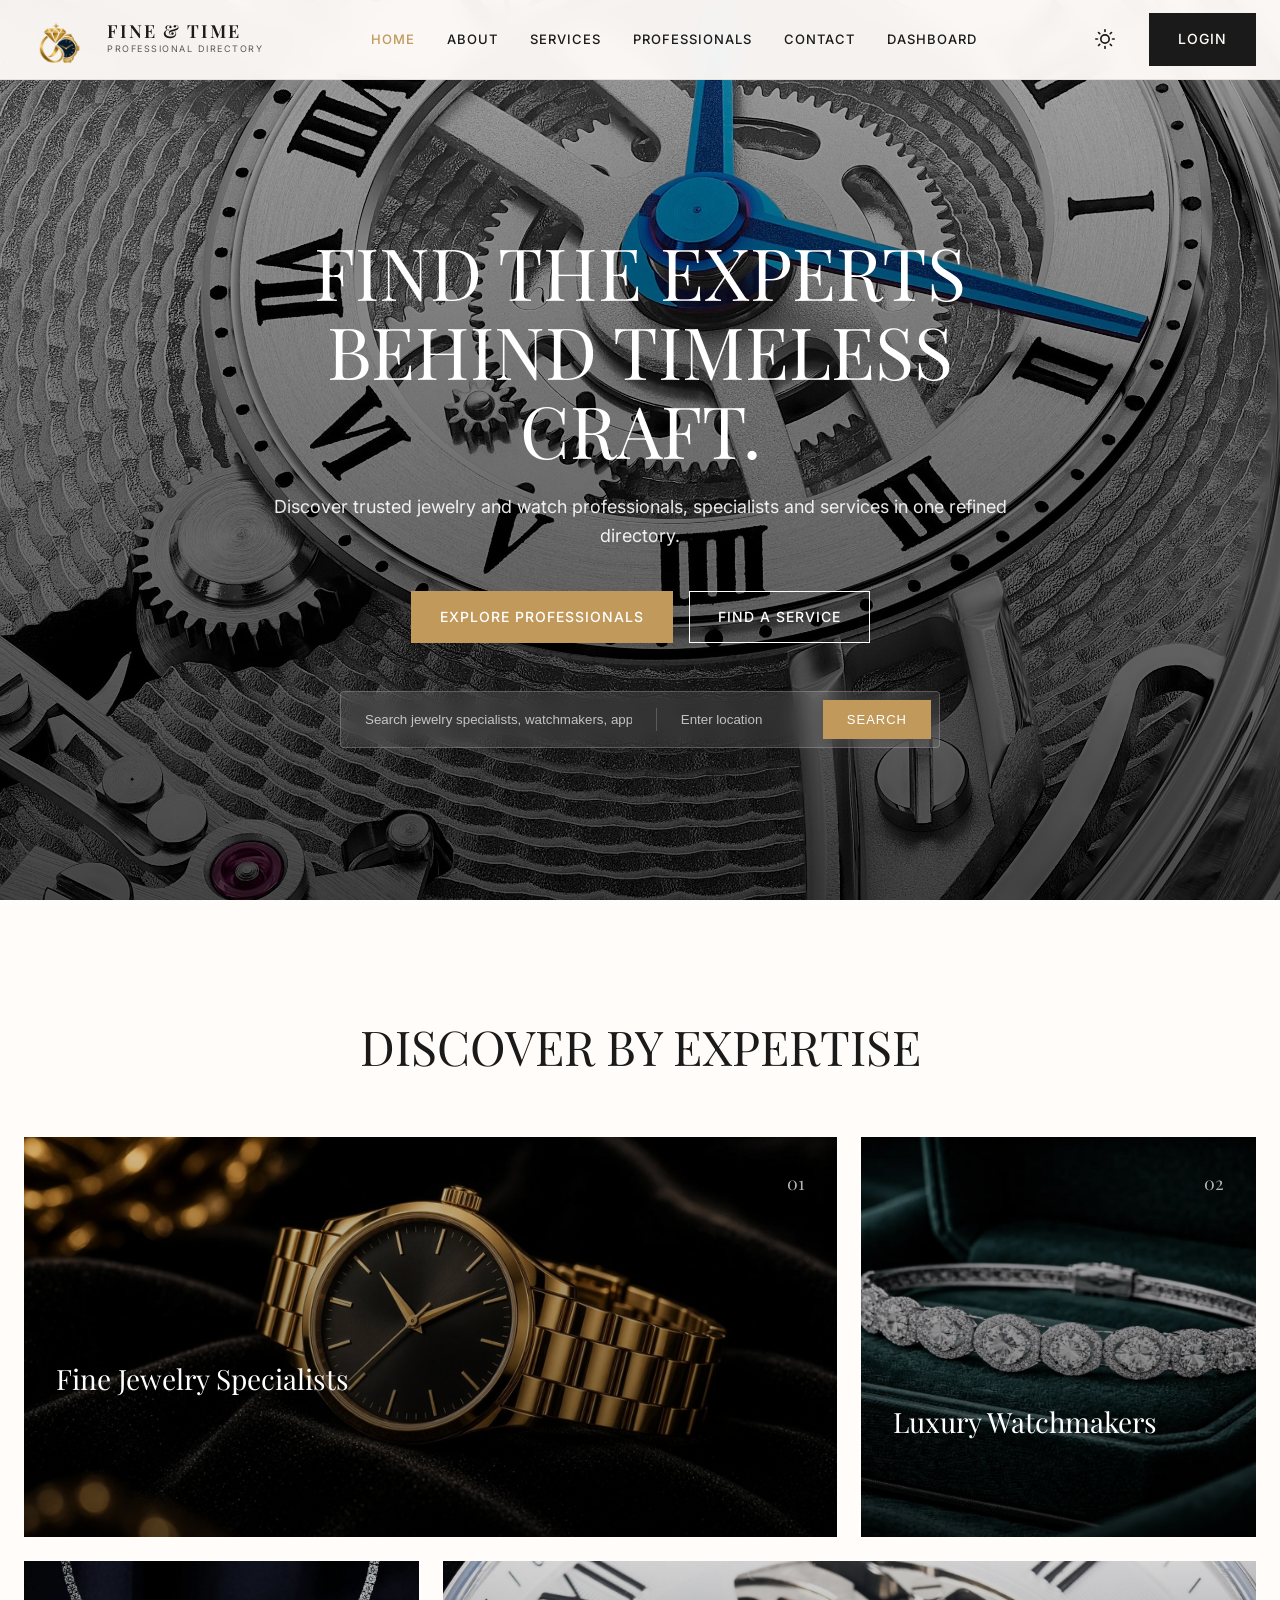
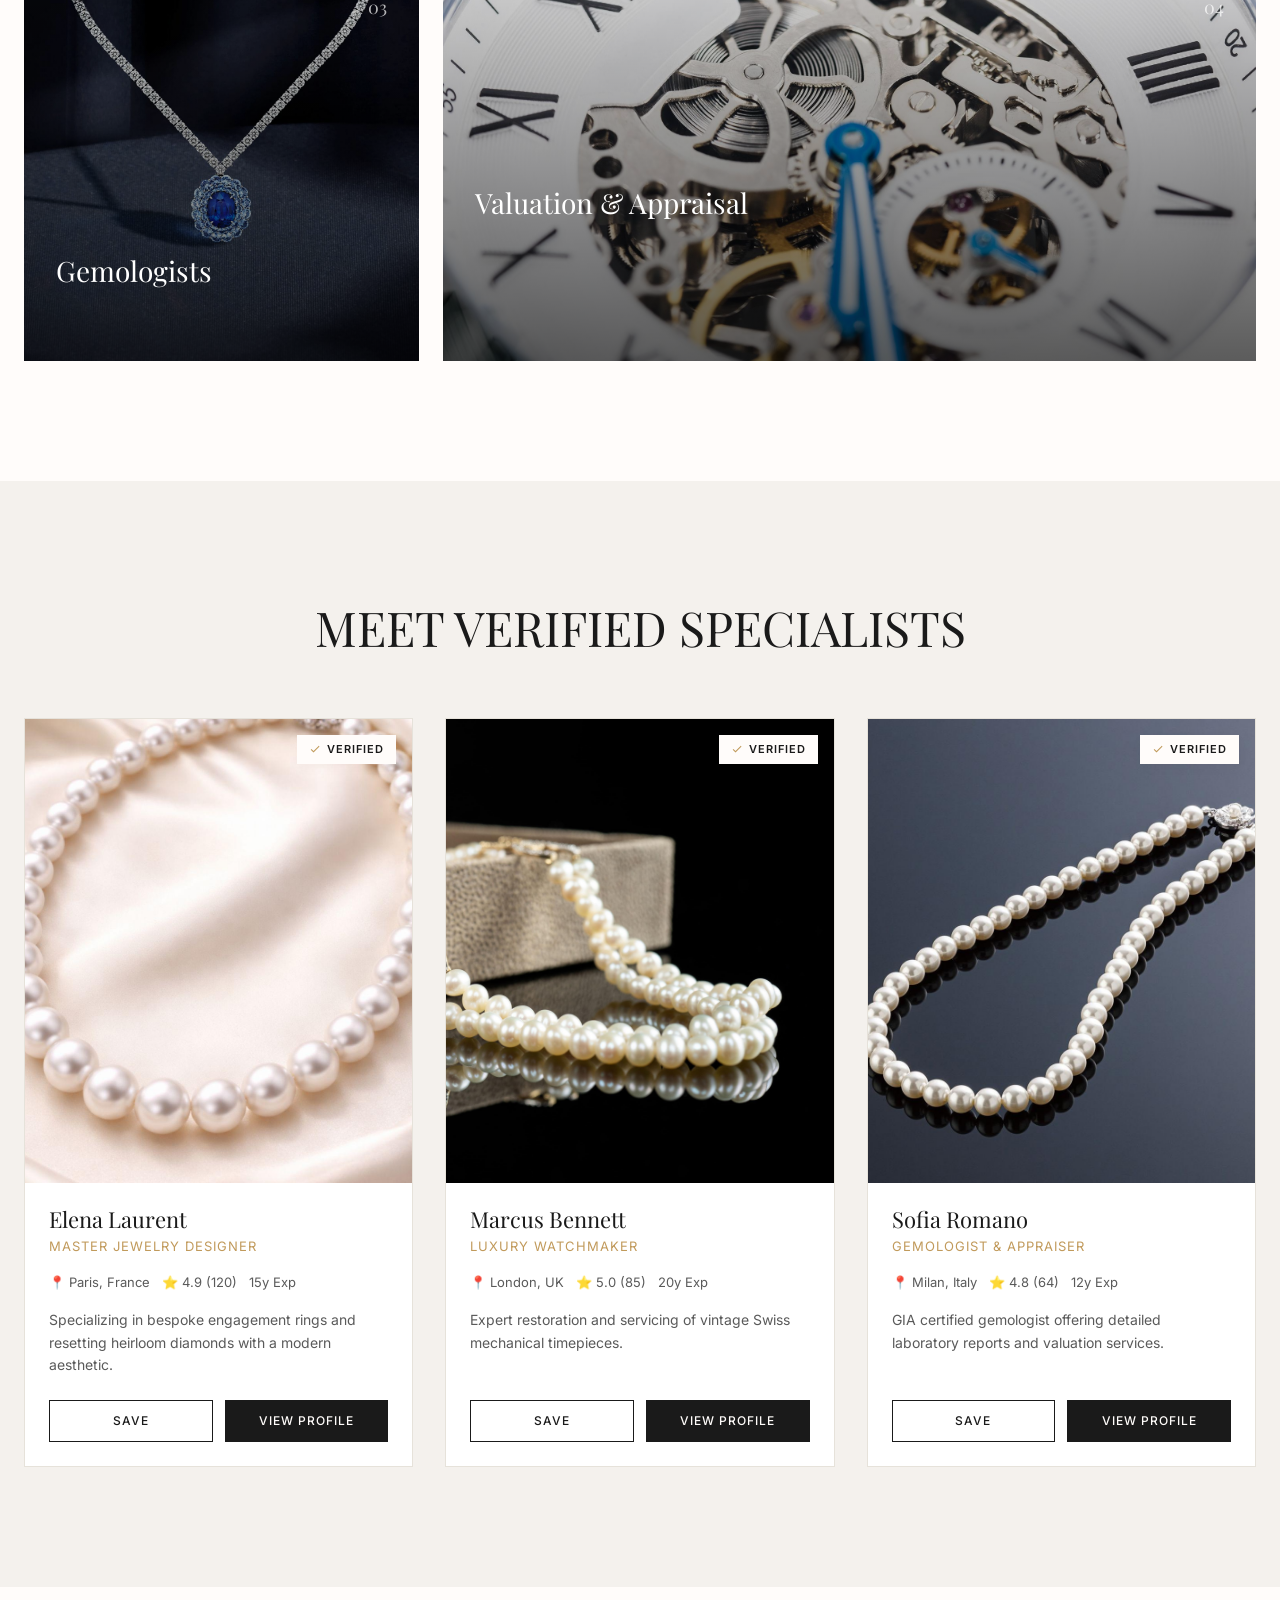
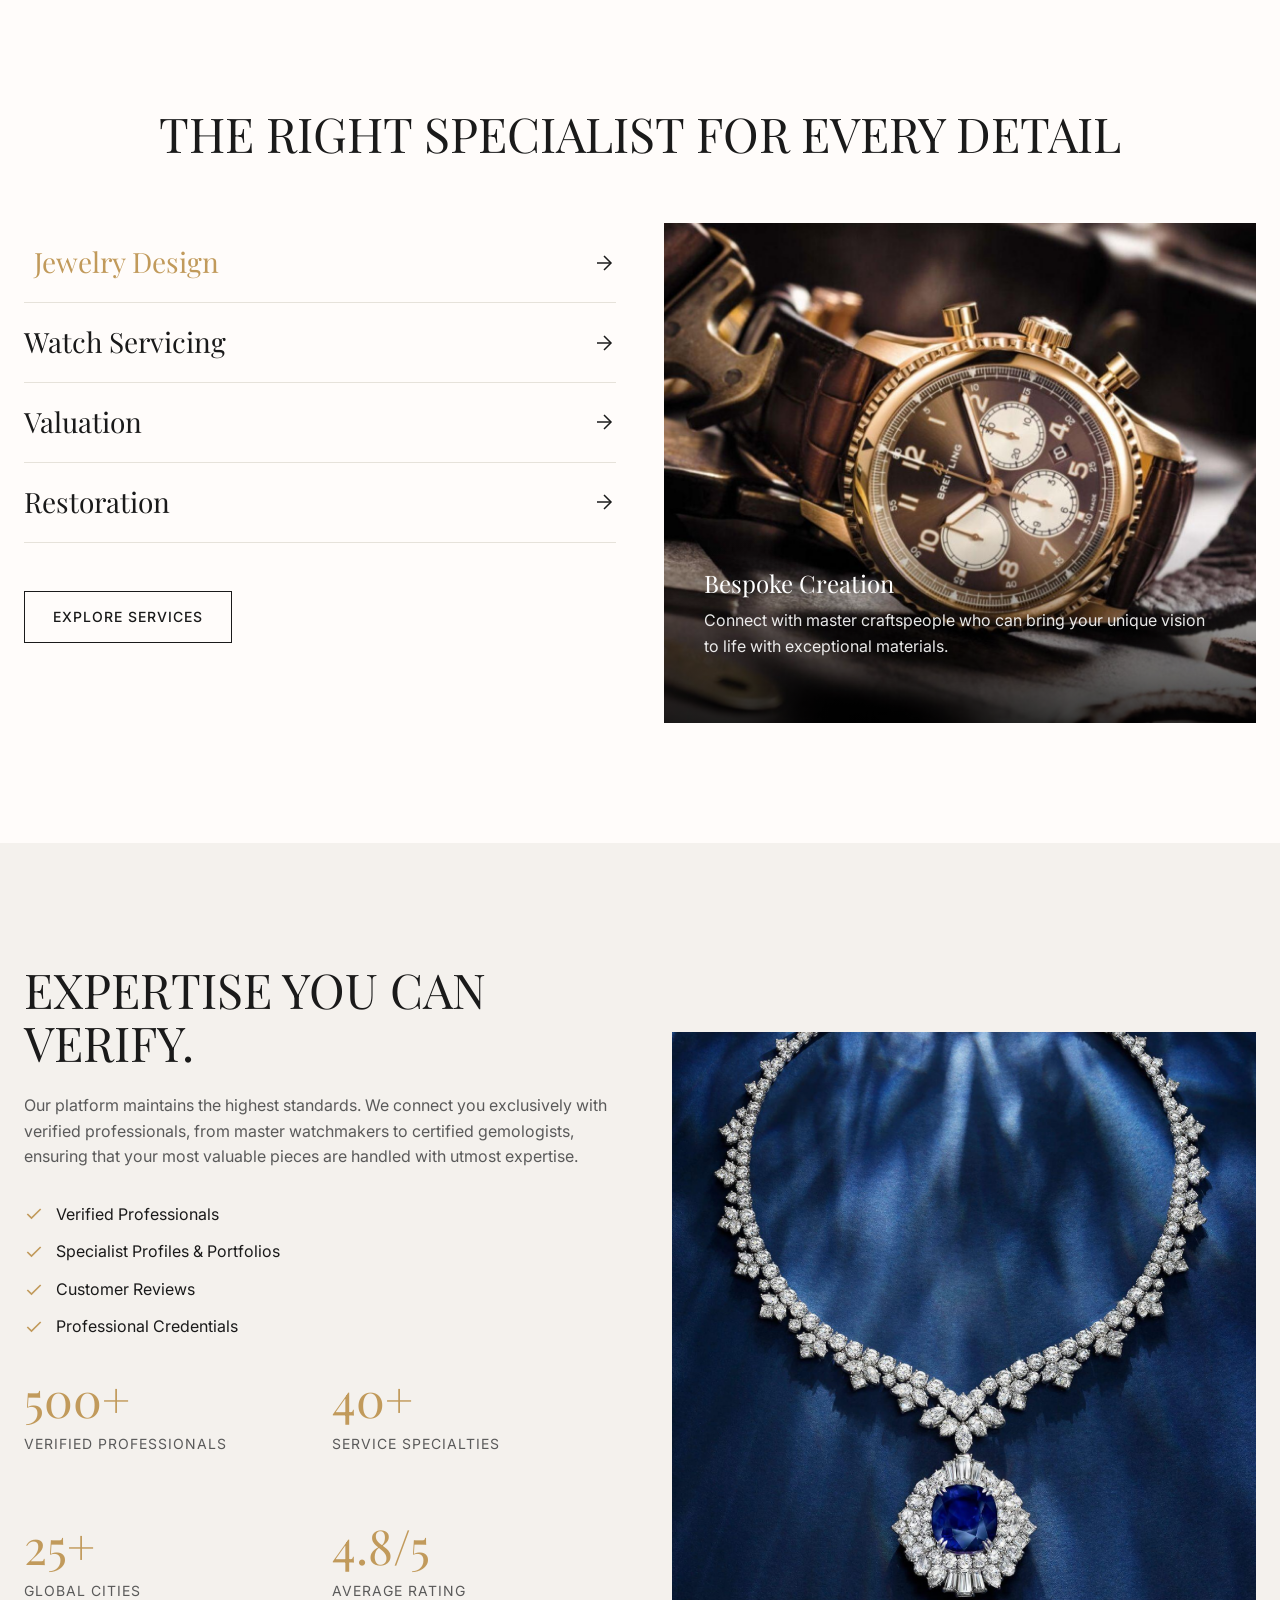
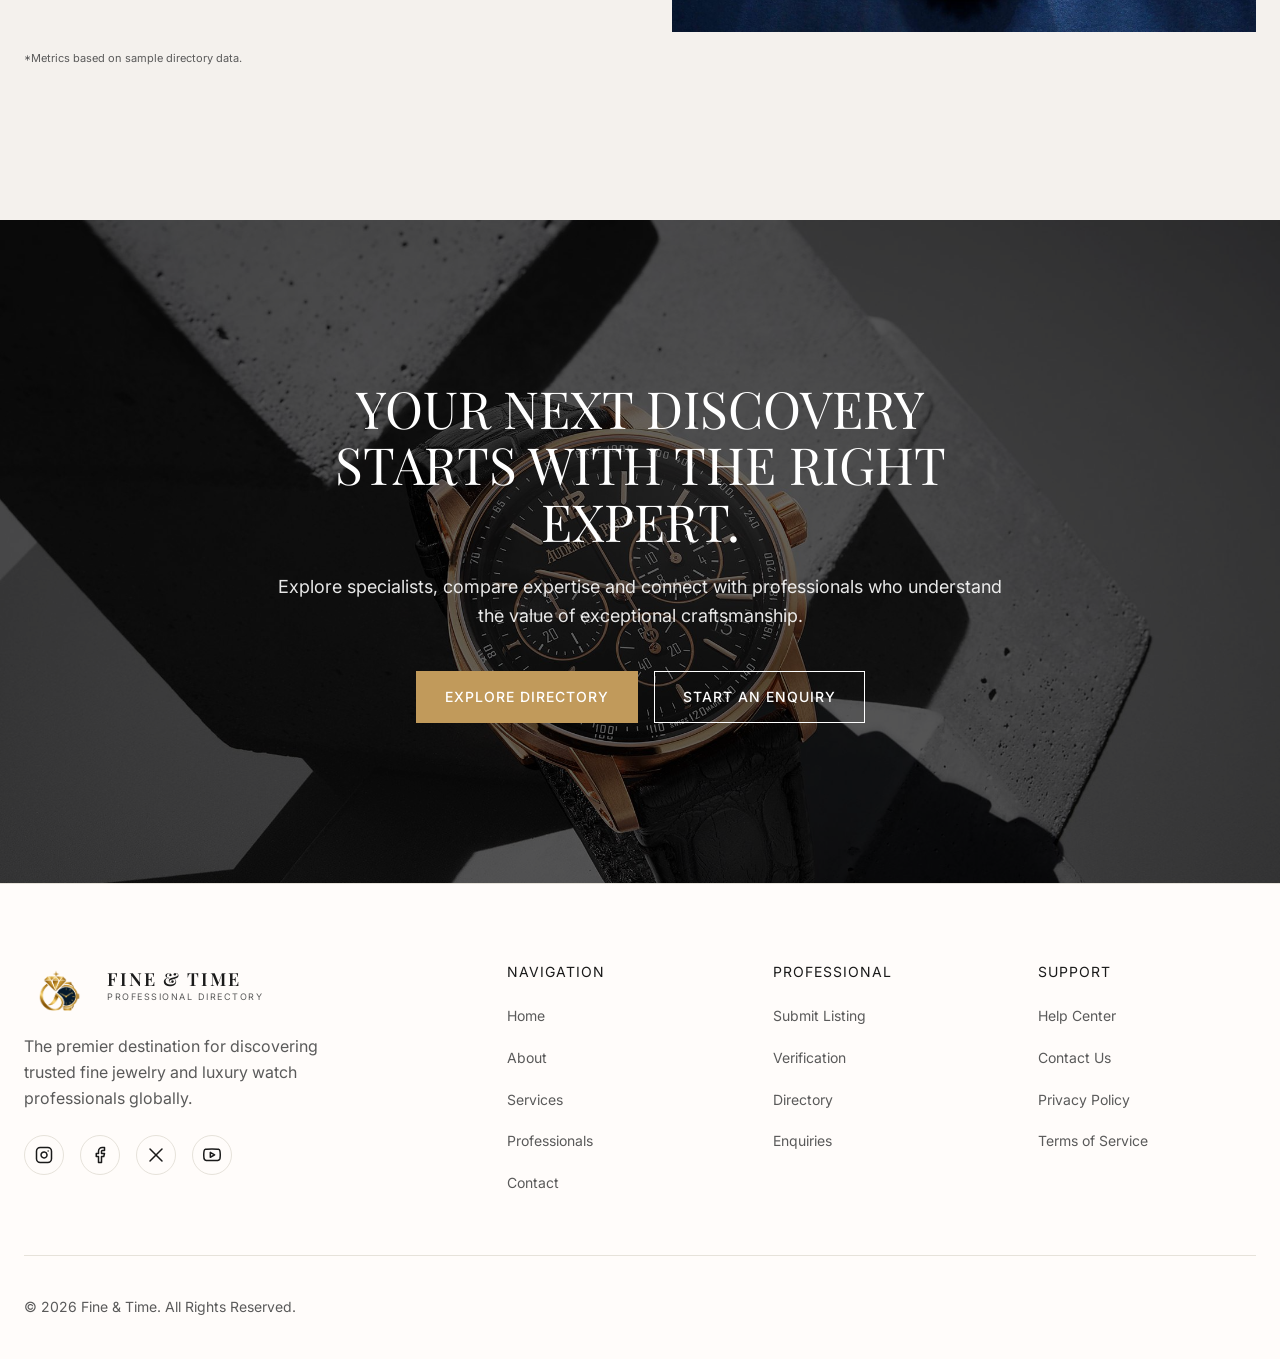
<file: index.html>
<!DOCTYPE html>
<html lang="en" data-theme="light">
<head>
  <meta charset="UTF-8">
  <meta name="viewport" content="width=device-width, initial-scale=1.0">
  <title>Fine & Time | Fine Jewelry & Watch Professionals</title>
  <meta name="description" content="Discover trusted jewelry and watch professionals, specialists and services in one refined directory.">
  <link rel="stylesheet" href="styles.css">
  <link rel="icon" type="image/png" href="favicon.png">
</head>
<body>

  <!-- Navbar -->
  <nav class="navbar">
    <div class="container nav-container">
      <div class="nav-left">
        <a href="index.html" class="logo">
  <img src="logo.png" alt="Fine Jewelry & Watches Directory" class="brand-logo-img">
  <div class="logo-text">
    <span class="logo-title">FINE & TIME</span>
    <span class="logo-desc">Professional Directory</span>
  </div>
</a>
      </div>
      
      <div class="nav-center">
        <div class="nav-links">
          <a href="index.html" class="active">Home</a>
          <a href="about.html">About</a>
          <a href="services.html">Services</a>
          <a href="professionals.html">Professionals</a>
          <a href="contact.html">Contact</a>
          <a href="dashboard.html">Dashboard</a>
        </div>
      </div>
      
      <div class="nav-right">
        <button class="nav-icon theme-toggle" aria-label="Toggle Theme">
          <svg xmlns="http://www.w3.org/2000/svg" width="20" height="20" viewBox="0 0 24 24" fill="none" stroke="currentColor" stroke-width="2" stroke-linecap="round" stroke-linejoin="round"><circle cx="12" cy="12" r="5"></circle><line x1="12" y1="1" x2="12" y2="3"></line><line x1="12" y1="21" x2="12" y2="23"></line><line x1="4.22" y1="4.22" x2="5.64" y2="5.64"></line><line x1="18.36" y1="18.36" x2="19.78" y2="19.78"></line><line x1="1" y1="12" x2="3" y2="12"></line><line x1="21" y1="12" x2="23" y2="12"></line><line x1="4.22" y1="19.78" x2="5.64" y2="18.36"></line><line x1="18.36" y1="5.64" x2="19.78" y2="4.22"></line></svg>
        </button>
        <a href="login.html" class="btn btn-primary d-none-mobile">LOGIN</a>
        
        <button class="hamburger" aria-label="Menu">
          <span></span>
          <span></span>
          <span></span>
        </button>
      </div>
    </div>
  </nav>

  <!-- Mobile Drawer -->
  <div class="nav-drawer">
    <div class="drawer-header">
      <a href="index.html" class="logo">
  <img src="logo.png" alt="Fine Jewelry & Watches Directory" class="brand-logo-img">
  <div class="logo-text">
    <span class="logo-title">FINE & TIME</span>
    <span class="logo-desc">Professional Directory</span>
  </div>
</a>
      <button class="close-drawer">&times;</button>
    </div>
    <div class="drawer-links" style="align-items: center; text-align: center;">
      <a href="index.html" class="active">Home</a>
      <a href="about.html">About</a>
      <a href="services.html">Services</a>
      <a href="professionals.html">Professionals</a>
      <a href="contact.html">Contact</a>
      <a href="dashboard.html">Dashboard</a>
      
      <button class="nav-icon theme-toggle" aria-label="Toggle Theme" style="margin-top: 16px; background: none; border: none; color: var(--text-primary); cursor: pointer;">
        <svg xmlns="http://www.w3.org/2000/svg" width="24" height="24" viewBox="0 0 24 24" fill="none" stroke="currentColor" stroke-width="2" stroke-linecap="round" stroke-linejoin="round"><circle cx="12" cy="12" r="5"></circle><line x1="12" y1="1" x2="12" y2="3"></line><line x1="12" y1="21" x2="12" y2="23"></line><line x1="4.22" y1="4.22" x2="5.64" y2="5.64"></line><line x1="18.36" y1="18.36" x2="19.78" y2="19.78"></line><line x1="1" y1="12" x2="3" y2="12"></line><line x1="21" y1="12" x2="23" y2="12"></line><line x1="4.22" y1="19.78" x2="5.64" y2="18.36"></line><line x1="18.36" y1="5.64" x2="19.78" y2="4.22"></line></svg>
      </button>
    </div>
    <div class="drawer-footer" style="display: flex; justify-content: center; width: 100%;">
      <a href="login.html" class="btn btn-primary" style="width: 100%; max-width: 300px; text-align: center; justify-content: center;">LOGIN</a>
    </div>
  </div>
  <div class="overlay"></div>

  <!-- Global Search Overlay -->
  <div class="search-overlay" id="search-overlay">
    <div class="search-header">
      <div class="logo">
        <span class="logo-title">SEARCH</span>
      </div>
      <button class="modal-close">&times;</button>
    </div>
    <div class="search-input-wrap">
      <input type="text" placeholder="Search jewelry specialists, watchmakers..." autofocus>
    </div>
    <div class="search-results">
      <!-- Frontend Demo: Will show results or empty state based on input -->
      <p style="color: var(--text-secondary); text-align: center;">Press Enter to search the directory.</p>
    </div>
  </div>

  <!-- SECTION 01: LUXURY HERO -->
  <section class="hero">
    <div class="hero-bg" style="background-image: url('images/image-27.png');"></div>
    <div class="hero-overlay"></div>
    <div class="container hero-content">
      <h1>FIND THE EXPERTS BEHIND TIMELESS CRAFT.</h1>
      <p>Discover trusted jewelry and watch professionals, specialists and services in one refined directory.</p>
      
      <div class="hero-actions">
        <a href="professionals.html" class="btn btn-accent">EXPLORE PROFESSIONALS</a>
        <a href="services.html" class="btn btn-outline">FIND A SERVICE</a>
      </div>
      
      <div class="hero-search">
        <input type="text" placeholder="Search jewelry specialists, watchmakers, appraisers...">
        <div class="hero-search-divider"></div>
        <input type="text" placeholder="Enter location" class="location-input">
        <button class="search-btn trigger-search">SEARCH</button>
      </div>
    </div>
  </section>

  <!-- SECTION 02: DISCOVER BY EXPERTISE -->
  <section class="section">
    <div class="container">
      <div class="section-header">
        <h2>DISCOVER BY EXPERTISE</h2>
      </div>
      <div class="discover-grid">
        <div class="discover-item item-large" onclick="window.location.href='professionals.html'">
          <img src="images/image-22.png" alt="Fine Jewelry" class="discover-img">
          <div class="discover-overlay"></div>
          <span class="discover-number">01</span>
          <div class="discover-info">
            <h3>Fine Jewelry Specialists</h3>
            <div class="discover-hover-content">
              <p>Connect with master designers and bespoke jewelers.</p>
              <span class="btn btn-outline" style="margin-top: 16px; border-color: #fff; color: #fff;">EXPLORE</span>
            </div>
          </div>
        </div>
        
        <div class="discover-item item-small" onclick="window.location.href='professionals.html'">
          <img src="images/image-17.png" alt="Watch Repair" class="discover-img">
          <div class="discover-overlay"></div>
          <span class="discover-number">02</span>
          <div class="discover-info">
            <h3>Luxury Watchmakers</h3>
            <div class="discover-hover-content">
              <p>Servicing, restoration, and horological expertise.</p>
            </div>
          </div>
        </div>

        <div class="discover-item item-small" onclick="window.location.href='professionals.html'">
          <img src="images/image-11.png" alt="Gemology" class="discover-img">
          <div class="discover-overlay"></div>
          <span class="discover-number">03</span>
          <div class="discover-info">
            <h3>Gemologists</h3>
            <div class="discover-hover-content">
              <p>Stone sourcing and identification.</p>
            </div>
          </div>
        </div>
        
        <div class="discover-item item-large" onclick="window.location.href='professionals.html'">
          <img src="images/image-23.png" alt="Appraisal" class="discover-img">
          <div class="discover-overlay"></div>
          <span class="discover-number">04</span>
          <div class="discover-info">
            <h3>Valuation & Appraisal</h3>
            <div class="discover-hover-content">
              <p>Certified appraisals for insurance and estate purposes.</p>
              <span class="btn btn-outline" style="margin-top: 16px; border-color: #fff; color: #fff;">EXPLORE</span>
            </div>
          </div>
        </div>
      </div>
    </div>
  </section>

  <!-- SECTION 03: VERIFIED PROFESSIONALS -->
  <section class="section" style="background: var(--bg-secondary);">
    <div class="container">
      <div class="section-header">
        <h2>MEET VERIFIED SPECIALISTS</h2>
      </div>
      <div class="prof-grid">
        <!-- Profile 1 -->
        <div class="prof-card">
          <div class="prof-img-wrap">
            <img src="images/image-12.png" alt="Elena Laurent" class="prof-img">
            <div class="badge-verified">
              <svg viewBox="0 0 24 24"><path d="M9 16.17L4.83 12l-1.42 1.41L9 19 21 7l-1.41-1.41z"></path></svg> Verified
            </div>
          </div>
          <div class="prof-info">
            <h3 class="prof-name">Elena Laurent</h3>
            <span class="prof-title">Master Jewelry Designer</span>
            <div class="prof-meta">
              <span>📍 Paris, France</span>
              <span>⭐ 4.9 (120)</span>
              <span>15y Exp</span>
            </div>
            <p class="prof-desc">Specializing in bespoke engagement rings and resetting heirloom diamonds with a modern aesthetic.</p>
            <div class="prof-actions">
              <button class="btn btn-outline btn-save" data-id="p1">SAVE</button>
              <a href="#" class="btn btn-primary trigger-profile">VIEW PROFILE</a>
            </div>
          </div>
        </div>

        <!-- Profile 2 -->
        <div class="prof-card">
          <div class="prof-img-wrap">
            <img src="images/image-19.png" alt="Marcus Bennett" class="prof-img">
            <div class="badge-verified">
              <svg viewBox="0 0 24 24"><path d="M9 16.17L4.83 12l-1.42 1.41L9 19 21 7l-1.41-1.41z"></path></svg> Verified
            </div>
          </div>
          <div class="prof-info">
            <h3 class="prof-name">Marcus Bennett</h3>
            <span class="prof-title">Luxury Watchmaker</span>
            <div class="prof-meta">
              <span>📍 London, UK</span>
              <span>⭐ 5.0 (85)</span>
              <span>20y Exp</span>
            </div>
            <p class="prof-desc">Expert restoration and servicing of vintage Swiss mechanical timepieces.</p>
            <div class="prof-actions">
              <button class="btn btn-outline btn-save" data-id="p2">SAVE</button>
              <a href="#" class="btn btn-primary trigger-profile">VIEW PROFILE</a>
            </div>
          </div>
        </div>

        <!-- Profile 3 -->
        <div class="prof-card">
          <div class="prof-img-wrap">
            <img src="images/image-16.png" alt="Sofia Romano" class="prof-img">
            <div class="badge-verified">
              <svg viewBox="0 0 24 24"><path d="M9 16.17L4.83 12l-1.42 1.41L9 19 21 7l-1.41-1.41z"></path></svg> Verified
            </div>
          </div>
          <div class="prof-info">
            <h3 class="prof-name">Sofia Romano</h3>
            <span class="prof-title">Gemologist & Appraiser</span>
            <div class="prof-meta">
              <span>📍 Milan, Italy</span>
              <span>⭐ 4.8 (64)</span>
              <span>12y Exp</span>
            </div>
            <p class="prof-desc">GIA certified gemologist offering detailed laboratory reports and valuation services.</p>
            <div class="prof-actions">
              <button class="btn btn-outline btn-save" data-id="p3">SAVE</button>
              <a href="#" class="btn btn-primary trigger-profile">VIEW PROFILE</a>
            </div>
          </div>
        </div>

        <!-- Profile 4 -->
        <div class="prof-card">
          <div class="prof-img-wrap">
            <img src="images/image-34.png" alt="Daniel Mercer" class="prof-img">
            <div class="badge-verified">
              <svg viewBox="0 0 24 24"><path d="M9 16.17L4.83 12l-1.42 1.41L9 19 21 7l-1.41-1.41z"></path></svg> Verified
            </div>
          </div>
          <div class="prof-info">
            <h3 class="prof-name">Daniel Mercer</h3>
            <span class="prof-title">Fine Jewelry Specialist</span>
            <div class="prof-meta">
              <span>📍 New York, USA</span>
              <span>⭐ 4.9 (210)</span>
              <span>25y Exp</span>
            </div>
            <p class="prof-desc">Consultation on high-end estate jewelry acquisition and rare gemstone sourcing.</p>
            <div class="prof-actions">
              <button class="btn btn-outline btn-save" data-id="p4">SAVE</button>
              <a href="#" class="btn btn-primary trigger-profile">VIEW PROFILE</a>
            </div>
          </div>
        </div>
      </div>
    </div>
  </section>

  <!-- SECTION 04: SERVICE DISCOVERY EXPERIENCE -->
  <section class="section">
    <div class="container">
      <div class="section-header">
        <h2>THE RIGHT SPECIALIST FOR EVERY DETAIL</h2>
      </div>
      <div class="service-explorer">
        <div class="service-list">
          <div class="service-item active" data-target="design">
            <h3>Jewelry Design</h3>
            <svg width="24" height="24" viewBox="0 0 24 24" fill="none" stroke="currentColor" stroke-width="1.5"><line x1="5" y1="12" x2="19" y2="12"></line><polyline points="12 5 19 12 12 19"></polyline></svg>
          </div>
          <div class="service-item" data-target="watch">
            <h3>Watch Servicing</h3>
            <svg width="24" height="24" viewBox="0 0 24 24" fill="none" stroke="currentColor" stroke-width="1.5"><line x1="5" y1="12" x2="19" y2="12"></line><polyline points="12 5 19 12 12 19"></polyline></svg>
          </div>
          <div class="service-item" data-target="valuation">
            <h3>Valuation</h3>
            <svg width="24" height="24" viewBox="0 0 24 24" fill="none" stroke="currentColor" stroke-width="1.5"><line x1="5" y1="12" x2="19" y2="12"></line><polyline points="12 5 19 12 12 19"></polyline></svg>
          </div>
          <div class="service-item" data-target="restoration">
            <h3>Restoration</h3>
            <svg width="24" height="24" viewBox="0 0 24 24" fill="none" stroke="currentColor" stroke-width="1.5"><line x1="5" y1="12" x2="19" y2="12"></line><polyline points="12 5 19 12 12 19"></polyline></svg>
          </div>
          <div style="margin-top: 48px;">
            <a href="services.html" class="btn btn-outline">EXPLORE SERVICES</a>
          </div>
        </div>
        <div class="service-display">
          <img src="images/image-35.png" alt="Jewelry Design" id="img-design" class="active">
          <div class="service-display-content active" id="content-design">
            <h4>Bespoke Creation</h4>
            <p>Connect with master craftspeople who can bring your unique vision to life with exceptional materials.</p>
          </div>

          <img src="images/image-36.png" alt="Watch Servicing" id="img-watch">
          <div class="service-display-content" id="content-watch">
            <h4>Horological Excellence</h4>
            <p>Find certified watchmakers authorized to service and repair the world's most prestigious luxury brands.</p>
          </div>

          <img src="images/image-37.png" alt="Valuation" id="img-valuation">
          <div class="service-display-content" id="content-valuation">
            <h4>Accurate Appraisal</h4>
            <p>Ensure your pieces are accurately documented and valued by certified independent gemologists.</p>
          </div>

          <img src="images/image-13.png" alt="Restoration" id="img-restoration">
          <div class="service-display-content" id="content-restoration">
            <h4>Preserving History</h4>
            <p>Specialists in antique and estate pieces dedicated to careful, period-accurate restoration.</p>
          </div>
        </div>
      </div>
    </div>
  </section>

  <!-- SECTION 05: TRUST / PROFESSIONAL STANDARDS -->
  <section class="section trust-section">
    <div class="container">
      <div class="trust-content">
        <div class="trust-text">
          <h2>EXPERTISE YOU CAN VERIFY.</h2>
          <p>Our platform maintains the highest standards. We connect you exclusively with verified professionals, from master watchmakers to certified gemologists, ensuring that your most valuable pieces are handled with utmost expertise.</p>
          <ul style="margin-bottom: 32px; list-style: none;">
            <li style="margin-bottom: 12px; display: flex; align-items: center; gap: 12px;"><svg width="20" height="20" viewBox="0 0 24 24" fill="none" stroke="var(--accent-color)" stroke-width="2"><polyline points="20 6 9 17 4 12"></polyline></svg> Verified Professionals</li>
            <li style="margin-bottom: 12px; display: flex; align-items: center; gap: 12px;"><svg width="20" height="20" viewBox="0 0 24 24" fill="none" stroke="var(--accent-color)" stroke-width="2"><polyline points="20 6 9 17 4 12"></polyline></svg> Specialist Profiles & Portfolios</li>
            <li style="margin-bottom: 12px; display: flex; align-items: center; gap: 12px;"><svg width="20" height="20" viewBox="0 0 24 24" fill="none" stroke="var(--accent-color)" stroke-width="2"><polyline points="20 6 9 17 4 12"></polyline></svg> Customer Reviews</li>
            <li style="display: flex; align-items: center; gap: 12px;"><svg width="20" height="20" viewBox="0 0 24 24" fill="none" stroke="var(--accent-color)" stroke-width="2"><polyline points="20 6 9 17 4 12"></polyline></svg> Professional Credentials</li>
          </ul>
          
          <div class="trust-stats">
            <div class="stat-item">
              <h4>500+</h4>
              <p>Verified Professionals</p>
            </div>
            <div class="stat-item">
              <h4>40+</h4>
              <p>Service Specialties</p>
            </div>
            <div class="stat-item">
              <h4>25+</h4>
              <p>Global Cities</p>
            </div>
            <div class="stat-item">
              <h4>4.8/5</h4>
              <p>Average Rating</p>
            </div>
          </div>
          <p style="font-size: 11px; color: var(--text-secondary); margin-top: 16px;">*Metrics based on sample directory data.</p>
        </div>
        <div class="trust-img">
          <img src="images/image-15.png" alt="Professional Work">
        </div>
      </div>
    </div>
  </section>

  <!-- SECTION 06: FINAL PREMIUM CTA -->
  <section class="final-cta">
    <div class="final-cta-bg" style="background-image: url('images/image-29.png');"></div>
    <div class="final-cta-overlay"></div>
    <div class="container final-cta-content">
      <h2>YOUR NEXT DISCOVERY STARTS WITH THE RIGHT EXPERT.</h2>
      <p>Explore specialists, compare expertise and connect with professionals who understand the value of exceptional craftsmanship.</p>
      <div class="final-cta-actions">
        <a href="professionals.html" class="btn btn-accent">EXPLORE DIRECTORY</a>
        <button class="btn btn-outline trigger-enquiry">START AN ENQUIRY</button>
      </div>
    </div>
  </section>

  <!-- Footer -->
  <footer class="footer">
    <div class="container">
      <div class="footer-grid">
        <div class="footer-brand">
          <a href="index.html" class="logo" style="text-decoration: none; color: inherit;">
            <img src="logo.png" alt="Fine Jewelry & Watches Directory" class="brand-logo-img">
            <div class="logo-text">
              <span class="logo-title">FINE & TIME</span>
              <span class="logo-desc">Professional Directory</span>
            </div>
          </a>
          <p>The premier destination for discovering trusted fine jewelry and luxury watch professionals globally.</p>
          <div class="social-icons" style="margin-top: 24px;">
            <a href="#" aria-label="Instagram">
              <svg xmlns="http://www.w3.org/2000/svg" width="18" height="18" viewBox="0 0 24 24" fill="none" stroke="currentColor" stroke-width="2" stroke-linecap="round" stroke-linejoin="round"><rect x="2" y="2" width="20" height="20" rx="5" ry="5"></rect><path d="M16 11.37A4 4 0 1 1 12.63 8 4 4 0 0 1 16 11.37z"></path><line x1="17.5" y1="6.5" x2="17.51" y2="6.5"></line></svg>
            </a>
            <a href="#" aria-label="Facebook">
              <svg xmlns="http://www.w3.org/2000/svg" width="18" height="18" viewBox="0 0 24 24" fill="none" stroke="currentColor" stroke-width="2" stroke-linecap="round" stroke-linejoin="round"><path d="M18 2h-3a5 5 0 0 0-5 5v3H7v4h3v8h4v-8h3l1-4h-4V7a1 1 0 0 1 1-1h3z"></path></svg>
            </a>
            <a href="#" aria-label="X">
              <svg xmlns="http://www.w3.org/2000/svg" width="18" height="18" viewBox="0 0 24 24" fill="none" stroke="currentColor" stroke-width="2" stroke-linecap="round" stroke-linejoin="round"><line x1="4" y1="4" x2="20" y2="20"></line><line x1="20" y1="4" x2="4" y2="20"></line></svg>
            </a>
            <a href="#" aria-label="YouTube">
              <svg xmlns="http://www.w3.org/2000/svg" width="18" height="18" viewBox="0 0 24 24" fill="none" stroke="currentColor" stroke-width="2" stroke-linecap="round" stroke-linejoin="round"><path d="M22.54 6.42a2.78 2.78 0 0 0-1.94-2C18.88 4 12 4 12 4s-6.88 0-8.6.46a2.78 2.78 0 0 0-1.94 2A29 29 0 0 0 1 11.75a29 29 0 0 0 .46 5.33A2.78 2.78 0 0 0 3.4 19c1.72.46 8.6.46 8.6.46s6.88 0 8.6-.46a2.78 2.78 0 0 0 1.94-2 29 29 0 0 0 .46-5.25 29 29 0 0 0-.46-5.33z"></path><polygon points="9.75 15.02 15.5 11.75 9.75 8.48 9.75 15.02"></polygon></svg>
            </a>
          </div>
        </div>
        
        <div class="footer-links">
          <h4>Navigation</h4>
          <ul>
            <li><a href="index.html">Home</a></li>
            <li><a href="about.html">About</a></li>
            <li><a href="services.html">Services</a></li>
            <li><a href="professionals.html">Professionals</a></li>
            <li><a href="contact.html">Contact</a></li>
          </ul>
        </div>
        
        <div class="footer-links">
          <h4>Professional</h4>
          <ul>
            <li><a href="register.html">Submit Listing</a></li>
            <li><a href="#">Verification</a></li>
            <li><a href="professionals.html">Directory</a></li>
            <li><a href="dashboard.html">Enquiries</a></li>
          </ul>
        </div>
        
        <div class="footer-links">
          <h4>Support</h4>
          <ul>
            <li><a href="#">Help Center</a></li>
            <li><a href="contact.html">Contact Us</a></li>
            <li><a href="#">Privacy Policy</a></li>
            <li><a href="#">Terms of Service</a></li>
          </ul>
        </div>
      </div>
      
      <div class="footer-bottom">
        <div class="copyright">
          © 2026 Fine & Time. All Rights Reserved.
        </div>
      </div>
    </div>
  </footer>

  <!-- Global Enquiry Popup -->
  <div class="modal-overlay" id="enquiry-modal">
    <div class="modal-content">
      <button class="modal-close">&times;</button>
      <div class="modal-header">
        <h2>LET'S FIND THE RIGHT PROFESSIONAL</h2>
        <p>Submit your details and we will connect you with a verified specialist.</p>
      </div>
      <form id="enquiry-form">
        <div style="display: grid; grid-template-columns: 1fr 1fr; gap: 16px;">
          <div class="form-group">
            <label>Full Name</label>
            <input type="text" class="form-control" required placeholder="John Doe">
          </div>
          <div class="form-group">
            <label>Email</label>
            <input type="email" class="form-control" required placeholder="john@example.com">
          </div>
        </div>
        <div style="display: grid; grid-template-columns: 1fr 1fr; gap: 16px;">
          <div class="form-group">
            <label>Phone</label>
            <input type="tel" class="form-control" placeholder="+1 (555) 000-0000">
          </div>
          <div class="form-group">
            <label>Service Type</label>
            <select class="form-control" required>
              <option value="" disabled selected>Select a Service</option>
              <option value="fine-jewelry">Fine Jewelry</option>
              <option value="luxury-watches">Luxury Watches</option>
              <option value="jewelry-repair">Jewelry Repair</option>
              <option value="watch-repair">Watch Repair</option>
              <option value="custom-jewelry">Custom Jewelry</option>
              <option value="gemology">Gemology</option>
              <option value="appraisal">Appraisal</option>
              <option value="authentication">Authentication</option>
              <option value="other">Other</option>
            </select>
          </div>
        </div>
        <div style="display: grid; grid-template-columns: 1fr 1fr; gap: 16px;">
          <div class="form-group">
            <label>Preferred Location</label>
            <input type="text" class="form-control" placeholder="City or Region">
          </div>
          <div class="form-group">
            <label>Preferred Date</label>
            <input type="date" class="form-control">
          </div>
        </div>
        <div class="form-group">
          <label>Specific Professional / Service (Optional)</label>
          <input type="text" class="form-control" placeholder="Name of specialist or detailed service">
        </div>
        <div class="form-group">
          <label>Message</label>
          <textarea class="form-control" required placeholder="Describe what you are looking for..."></textarea>
        </div>
        <div class="modal-actions">
          <button type="button" class="btn btn-outline btn-cancel">CANCEL</button>
          <button type="submit" class="btn btn-primary">SEND ENQUIRY</button>
        </div>
      </form>
    </div>
  </div>

  <!-- Professional Profile Modal (Demo) -->
  <div class="modal-overlay" id="profile-modal">
    <div class="modal-content profile-modal">
      <button class="modal-close">&times;</button>
      <div class="profile-header">
        <img src="images/image-12.png" alt="Profile" class="profile-img-large">
        <div class="profile-header-info">
          <div class="badge-verified" style="position: static; display: inline-flex; margin-bottom: 16px;">
            <svg viewBox="0 0 24 24"><path d="M9 16.17L4.83 12l-1.42 1.41L9 19 21 7l-1.41-1.41z"></path></svg> Verified Professional
          </div>
          <h2>Elena Laurent</h2>
          <p style="color: var(--accent-color); font-weight: 500; text-transform: uppercase; letter-spacing: 1px; margin-bottom: 16px;">Master Jewelry Designer</p>
          <div style="display: flex; gap: 24px; color: var(--text-secondary); margin-bottom: 24px;">
            <span>📍 Paris, France</span>
            <span>⭐ 4.9 (120 Reviews)</span>
            <span>15 Years Experience</span>
          </div>
          <div style="display: flex; gap: 16px;">
            <button class="btn btn-primary trigger-enquiry">CONTACT PROFESSIONAL</button>
            <button class="btn btn-outline btn-save" data-id="p1">SAVE PROFILE</button>
          </div>
        </div>
      </div>
      
      <div class="profile-tabs">
        <button class="profile-tab active">About</button>
        <button class="profile-tab">Expertise</button>
        <button class="profile-tab">Gallery</button>
        <button class="profile-tab">Reviews</button>
      </div>
      
      <div class="profile-tab-content">
        <h4 style="margin-bottom: 16px; font-size: 20px;">About the Professional</h4>
        <p style="color: var(--text-secondary); margin-bottom: 24px;">Elena Laurent is a master jewelry designer specializing in bespoke engagement rings and resetting heirloom diamonds with a modern aesthetic. With over 15 years of experience crafting pieces in the heart of Paris, she combines traditional techniques with contemporary design sensibilities.</p>
        
        <h4 style="margin-bottom: 16px; font-size: 20px;">Services & Expertise</h4>
        <ul style="display: grid; grid-template-columns: 1fr 1fr; gap: 12px; color: var(--text-secondary); list-style: square; padding-left: 20px;">
          <li>Custom Engagement Rings</li>
          <li>Heirloom Resetting</li>
          <li>Diamond Sourcing</li>
          <li>Bridal Jewelry</li>
          <li>Platinum Fabrication</li>
          <li>GIA Certified Consultation</li>
        </ul>
      </div>
    </div>
  </div>

  <script src="script.js"></script>
  <!-- Scroll to Top Button -->
  <button id="scroll-to-top" class="scroll-to-top" aria-label="Scroll to top">
    <svg xmlns="http://www.w3.org/2000/svg" width="24" height="24" viewBox="0 0 24 24" fill="none" stroke="currentColor" stroke-width="2" stroke-linecap="round" stroke-linejoin="round"><polyline points="18 15 12 9 6 15"></polyline></svg>
  </button>
</body>
</html>
</file>
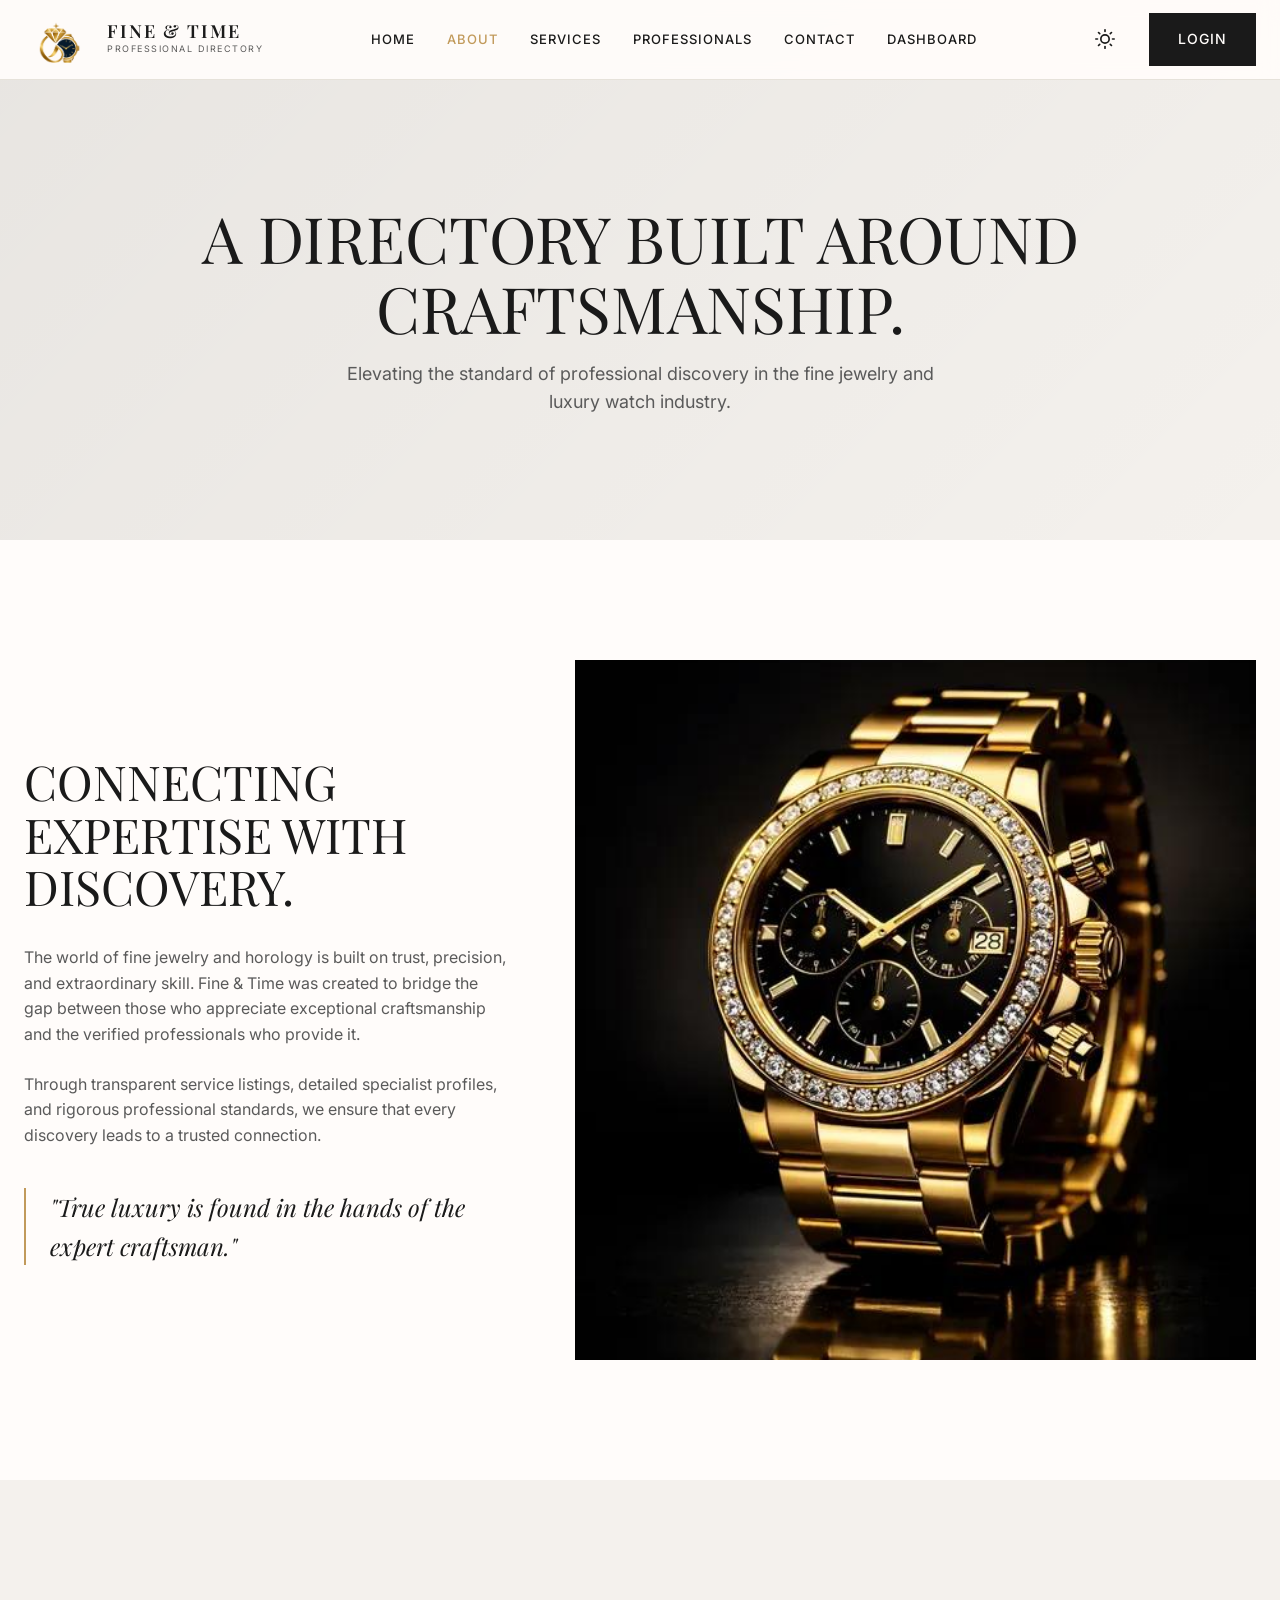
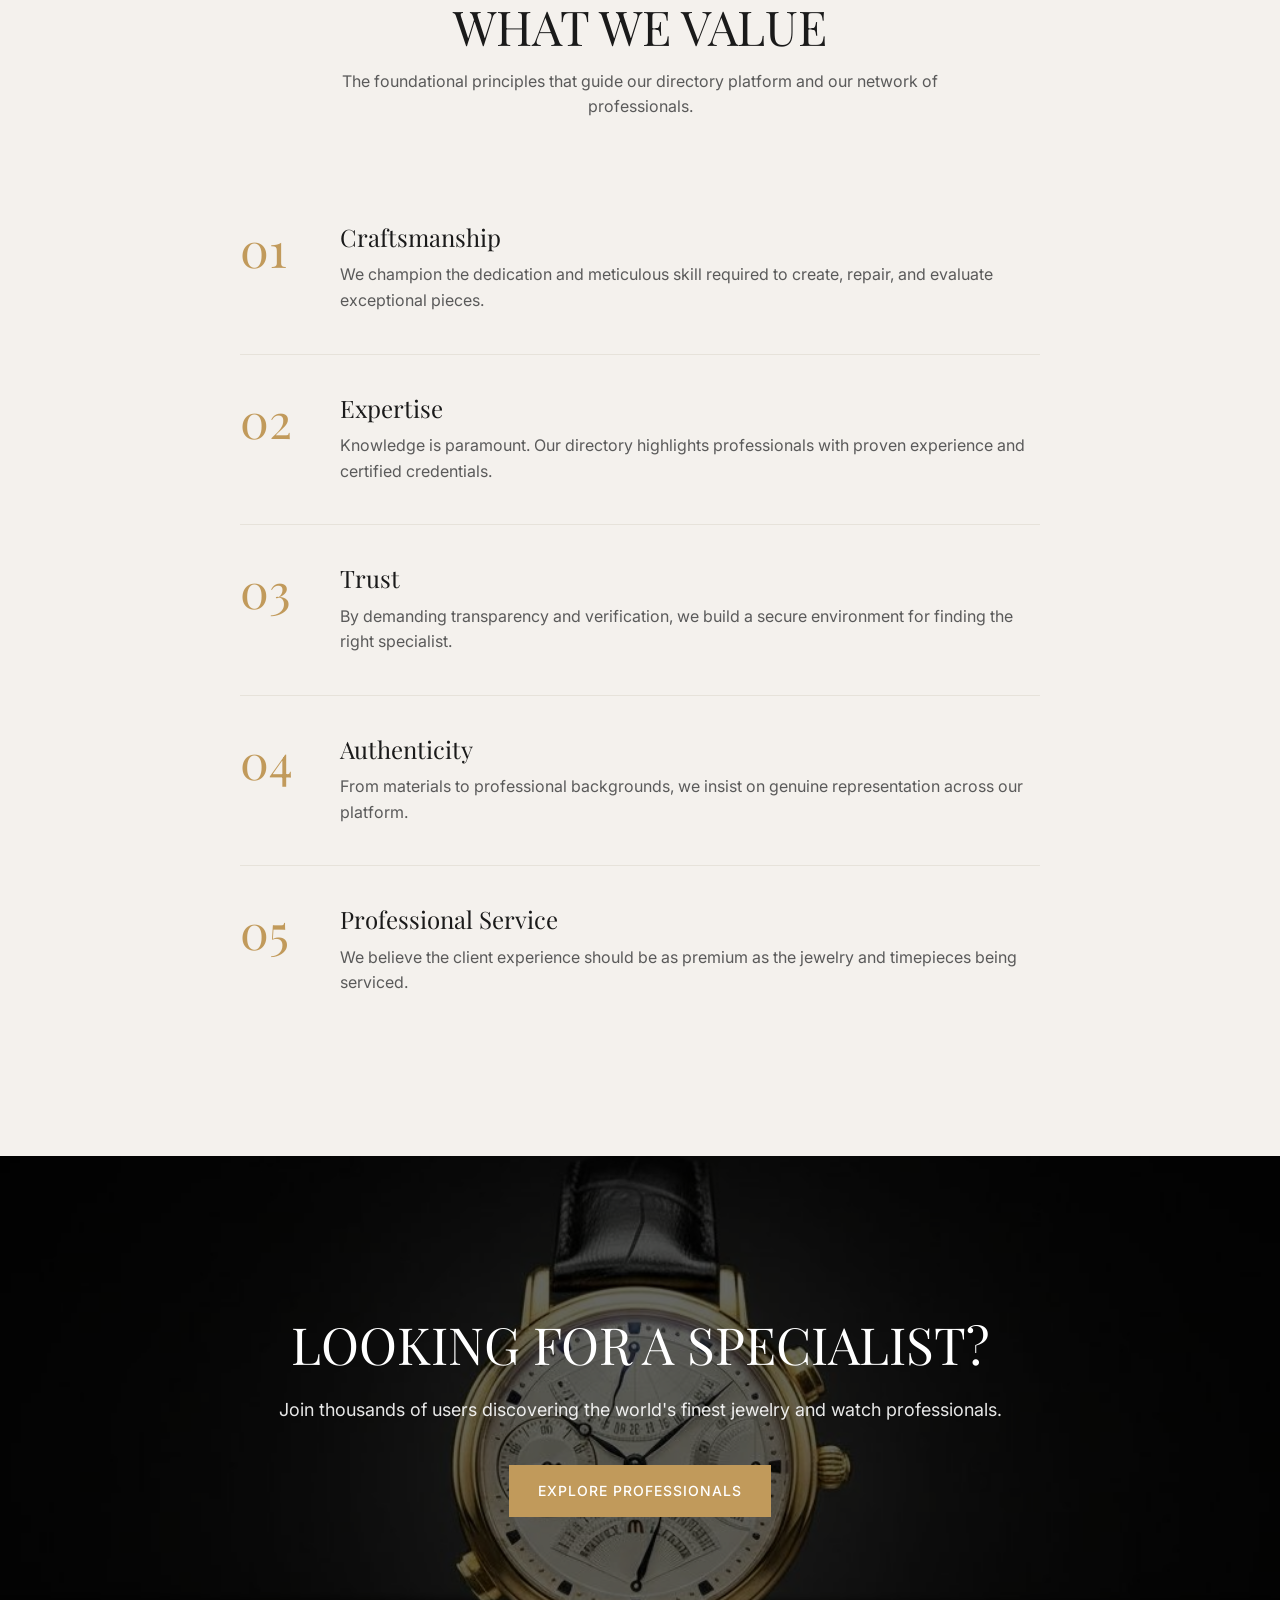
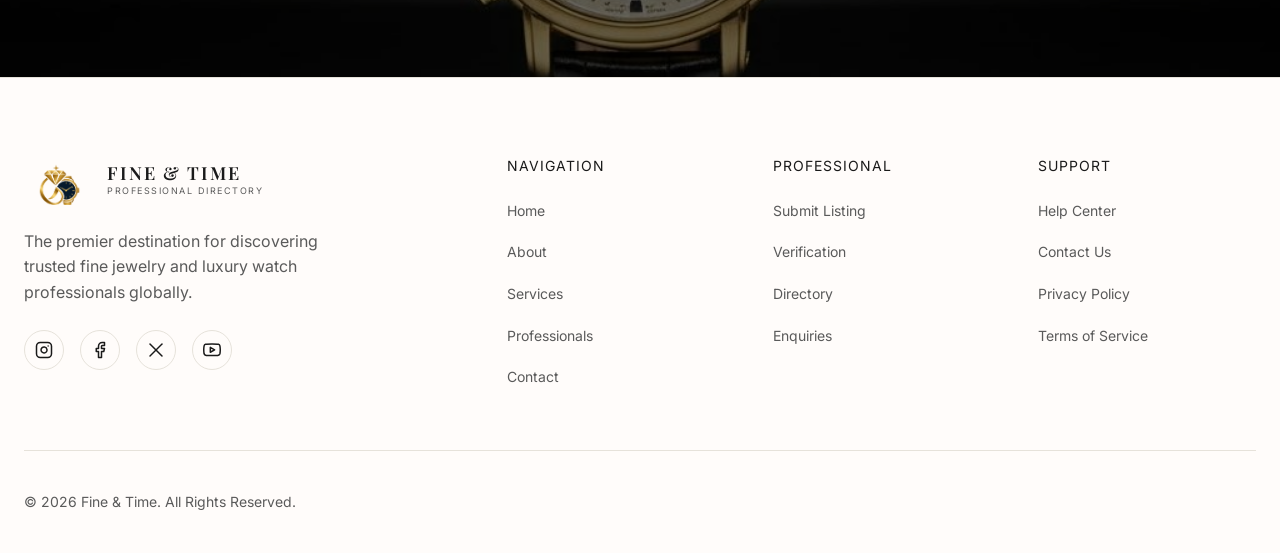
<file: about.html>
<!DOCTYPE html>
<html lang="en" data-theme="light">
<head>
  <meta charset="UTF-8">
  <meta name="viewport" content="width=device-width, initial-scale=1.0">
  <title>About Fine & Time | Jewelry & Watch Directory</title>
  <meta name="description" content="Learn about Fine & Time, the premier directory connecting expertise with discovery in the jewelry and watch industry.">
  <link rel="stylesheet" href="styles.css">
  <link rel="icon" type="image/png" href="favicon.png">
</head>
<body>

  <!-- Navbar -->
  <nav class="navbar">
    <div class="container nav-container">
      <div class="nav-left">
        <a href="index.html" class="logo">
  <img src="logo.png" alt="Fine Jewelry & Watches Directory" class="brand-logo-img">
  <div class="logo-text">
    <span class="logo-title">FINE & TIME</span>
    <span class="logo-desc">Professional Directory</span>
  </div>
</a>
      </div>
      
      <div class="nav-center">
        <div class="nav-links">
          <a href="index.html">Home</a>
          <a href="about.html" class="active">About</a>
          <a href="services.html">Services</a>
          <a href="professionals.html">Professionals</a>
          <a href="contact.html">Contact</a>
          <a href="dashboard.html">Dashboard</a>
        </div>
      </div>
      
      <div class="nav-right">
        <button class="nav-icon theme-toggle" aria-label="Toggle Theme">
          <svg xmlns="http://www.w3.org/2000/svg" width="20" height="20" viewBox="0 0 24 24" fill="none" stroke="currentColor" stroke-width="2" stroke-linecap="round" stroke-linejoin="round"><circle cx="12" cy="12" r="5"></circle><line x1="12" y1="1" x2="12" y2="3"></line><line x1="12" y1="21" x2="12" y2="23"></line><line x1="4.22" y1="4.22" x2="5.64" y2="5.64"></line><line x1="18.36" y1="18.36" x2="19.78" y2="19.78"></line><line x1="1" y1="12" x2="3" y2="12"></line><line x1="21" y1="12" x2="23" y2="12"></line><line x1="4.22" y1="19.78" x2="5.64" y2="18.36"></line><line x1="18.36" y1="5.64" x2="19.78" y2="4.22"></line></svg>
        </button>
        <a href="login.html" class="btn btn-primary d-none-mobile">LOGIN</a>
        
        <button class="hamburger" aria-label="Menu">
          <span></span>
          <span></span>
          <span></span>
        </button>
      </div>
    </div>
  </nav>

  <!-- Mobile Drawer -->
  <div class="nav-drawer">
    <div class="drawer-header">
      <a href="index.html" class="logo">
  <img src="logo.png" alt="Fine Jewelry & Watches Directory" class="brand-logo-img">
  <div class="logo-text">
    <span class="logo-title">FINE & TIME</span>
    <span class="logo-desc">Professional Directory</span>
  </div>
</a>
      <button class="close-drawer">&times;</button>
    </div>
    <div class="drawer-links" style="align-items: center; text-align: center;">
      <a href="index.html">Home</a>
      <a href="about.html" class="active">About</a>
      <a href="services.html">Services</a>
      <a href="professionals.html">Professionals</a>
      <a href="contact.html">Contact</a>
      <a href="dashboard.html">Dashboard</a>
      
      <button class="nav-icon theme-toggle" aria-label="Toggle Theme" style="margin-top: 16px; background: none; border: none; color: var(--text-primary); cursor: pointer;">
        <svg xmlns="http://www.w3.org/2000/svg" width="24" height="24" viewBox="0 0 24 24" fill="none" stroke="currentColor" stroke-width="2" stroke-linecap="round" stroke-linejoin="round"><circle cx="12" cy="12" r="5"></circle><line x1="12" y1="1" x2="12" y2="3"></line><line x1="12" y1="21" x2="12" y2="23"></line><line x1="4.22" y1="4.22" x2="5.64" y2="5.64"></line><line x1="18.36" y1="18.36" x2="19.78" y2="19.78"></line><line x1="1" y1="12" x2="3" y2="12"></line><line x1="21" y1="12" x2="23" y2="12"></line><line x1="4.22" y1="19.78" x2="5.64" y2="18.36"></line><line x1="18.36" y1="5.64" x2="19.78" y2="4.22"></line></svg>
      </button>
    </div>
    <div class="drawer-footer" style="display: flex; justify-content: center; width: 100%;">
      <a href="login.html" class="btn btn-primary" style="width: 100%; max-width: 300px; text-align: center; justify-content: center;">LOGIN</a>
    </div>
  </div>
  <div class="overlay"></div>

  <!-- Global Search Overlay -->
  <div class="search-overlay" id="search-overlay">
    <div class="search-header">
      <div class="logo">
        <span class="logo-title">SEARCH</span>
      </div>
      <button class="modal-close">&times;</button>
    </div>
    <div class="search-input-wrap">
      <input type="text" placeholder="Search jewelry specialists, watchmakers..." autofocus>
    </div>
    <div class="search-results">
      <p style="color: var(--text-secondary); text-align: center;">Press Enter to search the directory.</p>
    </div>
  </div>

  <!-- SECTION 01: HERO (No image, solid secondary color) -->
  <section class="page-hero">
    <div class="page-hero-overlay"></div>
    <div class="container" style="position: relative; z-index: 2;">
      <h1>A DIRECTORY BUILT AROUND CRAFTSMANSHIP.</h1>
      <p>Elevating the standard of professional discovery in the fine jewelry and luxury watch industry.</p>
    </div>
  </section>

  <!-- SECTION 02: CONNECTING EXPERTISE (Asymmetric layout) -->
  <section class="section">
    <div class="container">
      <div class="about-asymmetric">
        <div>
          <h2 style="font-size: clamp(32px, 4vw, 48px); margin-bottom: 32px;">CONNECTING EXPERTISE WITH DISCOVERY.</h2>
          <p style="font-size: 16px; color: var(--text-secondary); margin-bottom: 24px;">The world of fine jewelry and horology is built on trust, precision, and extraordinary skill. Fine & Time was created to bridge the gap between those who appreciate exceptional craftsmanship and the verified professionals who provide it.</p>
          <p style="font-size: 16px; color: var(--text-secondary); margin-bottom: 24px;">Through transparent service listings, detailed specialist profiles, and rigorous professional standards, we ensure that every discovery leads to a trusted connection.</p>
          <div style="margin-top: 40px; padding-left: 24px; border-left: 2px solid var(--accent-color);">
            <p style="font-family: var(--font-heading); font-size: 24px; font-style: italic;">"True luxury is found in the hands of the expert craftsman."</p>
          </div>
        </div>
        <div class="about-img">
          <img src="images/image-32.png" alt="Craftsmanship and Discovery">
        </div>
      </div>
    </div>
  </section>

  <!-- SECTION 03: WHAT WE VALUE (Principles) -->
  <section class="section" style="background: var(--bg-secondary);">
    <div class="container">
      <div class="section-header">
        <h2>WHAT WE VALUE</h2>
        <p style="color: var(--text-secondary); max-width: 600px; margin: 0 auto;">The foundational principles that guide our directory platform and our network of professionals.</p>
      </div>
      
      <div class="principles-list" style="max-width: 800px; margin: 0 auto;">
        <div class="principle-item">
          <div class="principle-number">01</div>
          <div>
            <h3 style="font-size: 24px; margin-bottom: 12px;">Craftsmanship</h3>
            <p style="color: var(--text-secondary);">We champion the dedication and meticulous skill required to create, repair, and evaluate exceptional pieces.</p>
          </div>
        </div>
        
        <div class="principle-item">
          <div class="principle-number">02</div>
          <div>
            <h3 style="font-size: 24px; margin-bottom: 12px;">Expertise</h3>
            <p style="color: var(--text-secondary);">Knowledge is paramount. Our directory highlights professionals with proven experience and certified credentials.</p>
          </div>
        </div>
        
        <div class="principle-item">
          <div class="principle-number">03</div>
          <div>
            <h3 style="font-size: 24px; margin-bottom: 12px;">Trust</h3>
            <p style="color: var(--text-secondary);">By demanding transparency and verification, we build a secure environment for finding the right specialist.</p>
          </div>
        </div>
        
        <div class="principle-item">
          <div class="principle-number">04</div>
          <div>
            <h3 style="font-size: 24px; margin-bottom: 12px;">Authenticity</h3>
            <p style="color: var(--text-secondary);">From materials to professional backgrounds, we insist on genuine representation across our platform.</p>
          </div>
        </div>
        
        <div class="principle-item">
          <div class="principle-number">05</div>
          <div>
            <h3 style="font-size: 24px; margin-bottom: 12px;">Professional Service</h3>
            <p style="color: var(--text-secondary);">We believe the client experience should be as premium as the jewelry and timepieces being serviced.</p>
          </div>
        </div>
      </div>
    </div>
  </section>

  <!-- SECTION 04: PREMIUM CTA -->
  <section class="final-cta">
    <div class="final-cta-bg" style="background-image: url('images/image-25.png');"></div>
    <div class="final-cta-overlay"></div>
    <div class="container final-cta-content">
      <h2>LOOKING FOR A SPECIALIST?</h2>
      <p>Join thousands of users discovering the world's finest jewelry and watch professionals.</p>
      <div class="final-cta-actions">
        <a href="professionals.html" class="btn btn-accent">EXPLORE PROFESSIONALS</a>
      </div>
    </div>
  </section>

  <!-- Footer -->
  <footer class="footer">
    <div class="container">
      <div class="footer-grid">
        <div class="footer-brand">
          <a href="index.html" class="logo" style="text-decoration: none; color: inherit;">
            <img src="logo.png" alt="Fine Jewelry & Watches Directory" class="brand-logo-img">
            <div class="logo-text">
              <span class="logo-title">FINE & TIME</span>
              <span class="logo-desc">Professional Directory</span>
            </div>
          </a>
          <p>The premier destination for discovering trusted fine jewelry and luxury watch professionals globally.</p>
          <div class="social-icons" style="margin-top: 24px;">
            <a href="#" aria-label="Instagram">
              <svg xmlns="http://www.w3.org/2000/svg" width="18" height="18" viewBox="0 0 24 24" fill="none" stroke="currentColor" stroke-width="2" stroke-linecap="round" stroke-linejoin="round"><rect x="2" y="2" width="20" height="20" rx="5" ry="5"></rect><path d="M16 11.37A4 4 0 1 1 12.63 8 4 4 0 0 1 16 11.37z"></path><line x1="17.5" y1="6.5" x2="17.51" y2="6.5"></line></svg>
            </a>
            <a href="#" aria-label="Facebook">
              <svg xmlns="http://www.w3.org/2000/svg" width="18" height="18" viewBox="0 0 24 24" fill="none" stroke="currentColor" stroke-width="2" stroke-linecap="round" stroke-linejoin="round"><path d="M18 2h-3a5 5 0 0 0-5 5v3H7v4h3v8h4v-8h3l1-4h-4V7a1 1 0 0 1 1-1h3z"></path></svg>
            </a>
            <a href="#" aria-label="X">
              <svg xmlns="http://www.w3.org/2000/svg" width="18" height="18" viewBox="0 0 24 24" fill="none" stroke="currentColor" stroke-width="2" stroke-linecap="round" stroke-linejoin="round"><line x1="4" y1="4" x2="20" y2="20"></line><line x1="20" y1="4" x2="4" y2="20"></line></svg>
            </a>
            <a href="#" aria-label="YouTube">
              <svg xmlns="http://www.w3.org/2000/svg" width="18" height="18" viewBox="0 0 24 24" fill="none" stroke="currentColor" stroke-width="2" stroke-linecap="round" stroke-linejoin="round"><path d="M22.54 6.42a2.78 2.78 0 0 0-1.94-2C18.88 4 12 4 12 4s-6.88 0-8.6.46a2.78 2.78 0 0 0-1.94 2A29 29 0 0 0 1 11.75a29 29 0 0 0 .46 5.33A2.78 2.78 0 0 0 3.4 19c1.72.46 8.6.46 8.6.46s6.88 0 8.6-.46a2.78 2.78 0 0 0 1.94-2 29 29 0 0 0 .46-5.25 29 29 0 0 0-.46-5.33z"></path><polygon points="9.75 15.02 15.5 11.75 9.75 8.48 9.75 15.02"></polygon></svg>
            </a>
          </div>
        </div>
        
        <div class="footer-links">
          <h4>Navigation</h4>
          <ul>
            <li><a href="index.html">Home</a></li>
            <li><a href="about.html">About</a></li>
            <li><a href="services.html">Services</a></li>
            <li><a href="professionals.html">Professionals</a></li>
            <li><a href="contact.html">Contact</a></li>
          </ul>
        </div>
        
        <div class="footer-links">
          <h4>Professional</h4>
          <ul>
            <li><a href="register.html">Submit Listing</a></li>
            <li><a href="#">Verification</a></li>
            <li><a href="professionals.html">Directory</a></li>
            <li><a href="dashboard.html">Enquiries</a></li>
          </ul>
        </div>
        
        <div class="footer-links">
          <h4>Support</h4>
          <ul>
            <li><a href="#">Help Center</a></li>
            <li><a href="contact.html">Contact Us</a></li>
            <li><a href="#">Privacy Policy</a></li>
            <li><a href="#">Terms of Service</a></li>
          </ul>
        </div>
      </div>
      
      <div class="footer-bottom">
        <div class="copyright">
          © 2026 Fine & Time. All Rights Reserved.
        </div>
      </div>
    </div>
  </footer>

  <!-- Global Enquiry Popup (Same as index.html) -->
  <div class="modal-overlay" id="enquiry-modal">
    <div class="modal-content">
      <button class="modal-close">&times;</button>
      <div class="modal-header">
        <h2>LET'S FIND THE RIGHT PROFESSIONAL</h2>
        <p>Submit your details and we will connect you with a verified specialist.</p>
      </div>
      <form id="enquiry-form">
        <!-- Form Fields -->
        <div style="display: grid; grid-template-columns: 1fr 1fr; gap: 16px;">
          <div class="form-group">
            <label>Full Name</label>
            <input type="text" class="form-control" required placeholder="John Doe">
          </div>
          <div class="form-group">
            <label>Email</label>
            <input type="email" class="form-control" required placeholder="john@example.com">
          </div>
        </div>
        <div style="display: grid; grid-template-columns: 1fr 1fr; gap: 16px;">
          <div class="form-group">
            <label>Phone</label>
            <input type="tel" class="form-control" placeholder="+1 (555) 000-0000">
          </div>
          <div class="form-group">
            <label>Service Type</label>
            <select class="form-control" required>
              <option value="" disabled selected>Select a Service</option>
              <option value="fine-jewelry">Fine Jewelry</option>
              <option value="luxury-watches">Luxury Watches</option>
              <option value="jewelry-repair">Jewelry Repair</option>
              <option value="watch-repair">Watch Repair</option>
              <option value="custom-jewelry">Custom Jewelry</option>
              <option value="gemology">Gemology</option>
              <option value="appraisal">Appraisal</option>
              <option value="authentication">Authentication</option>
              <option value="other">Other</option>
            </select>
          </div>
        </div>
        <div style="display: grid; grid-template-columns: 1fr 1fr; gap: 16px;">
          <div class="form-group">
            <label>Preferred Location</label>
            <input type="text" class="form-control" placeholder="City or Region">
          </div>
          <div class="form-group">
            <label>Preferred Date</label>
            <input type="date" class="form-control">
          </div>
        </div>
        <div class="form-group">
          <label>Specific Professional / Service (Optional)</label>
          <input type="text" class="form-control" placeholder="Name of specialist or detailed service">
        </div>
        <div class="form-group">
          <label>Message</label>
          <textarea class="form-control" required placeholder="Describe what you are looking for..."></textarea>
        </div>
        <div class="modal-actions">
          <button type="button" class="btn btn-outline btn-cancel">CANCEL</button>
          <button type="submit" class="btn btn-primary">SEND ENQUIRY</button>
        </div>
      </form>
    </div>
  </div>

  <script src="script.js"></script>
  <!-- Scroll to Top Button -->
  <button id="scroll-to-top" class="scroll-to-top" aria-label="Scroll to top">
    <svg xmlns="http://www.w3.org/2000/svg" width="24" height="24" viewBox="0 0 24 24" fill="none" stroke="currentColor" stroke-width="2" stroke-linecap="round" stroke-linejoin="round"><polyline points="18 15 12 9 6 15"></polyline></svg>
  </button>
</body>
</html>
</file>
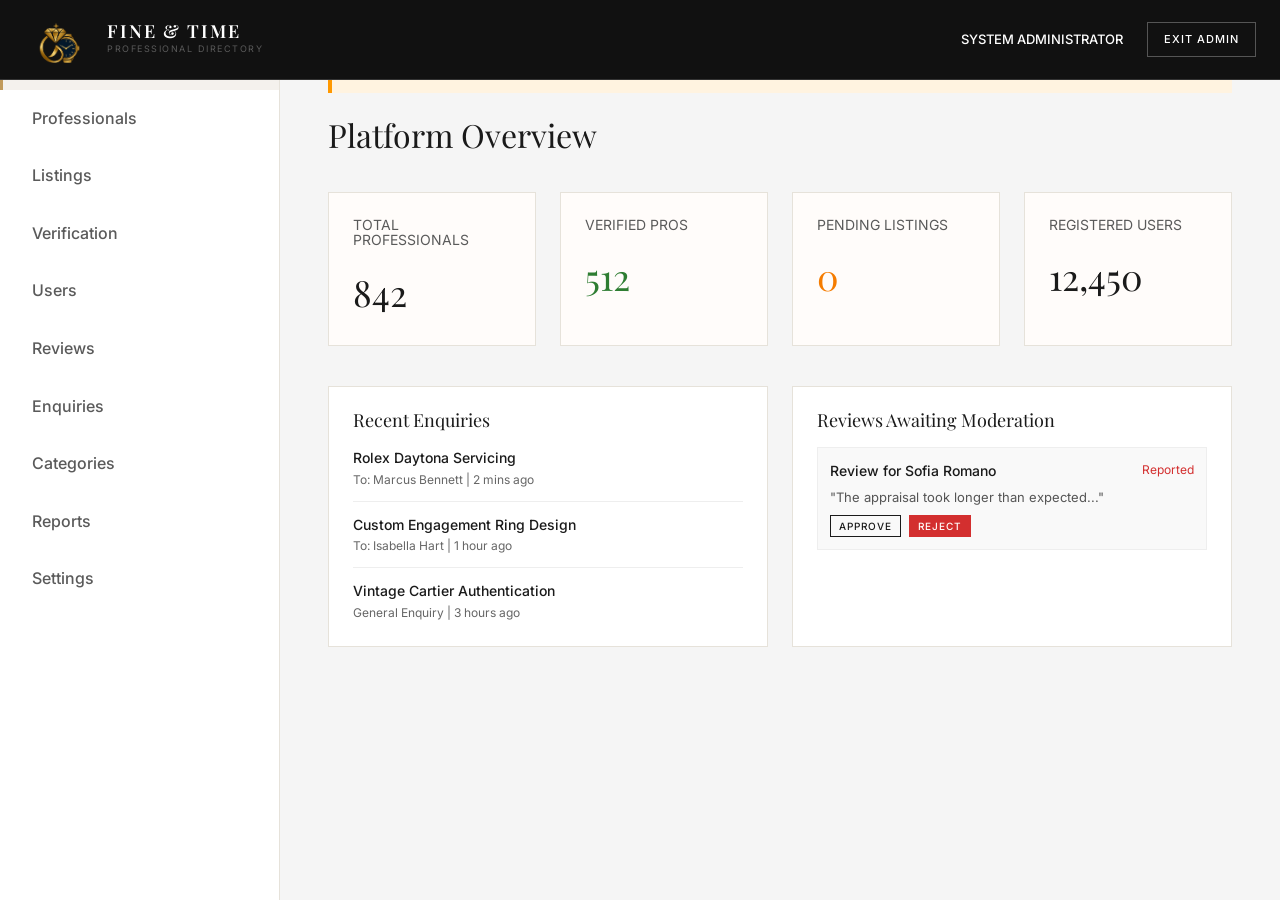
<file: admin.html>
<!DOCTYPE html>
<html lang="en" data-theme="light">
<head>
  <meta charset="UTF-8">
  <meta name="viewport" content="width=device-width, initial-scale=1.0">
  <title>Admin Dashboard | Fine & Time</title>
  <meta name="description" content="Admin management interface for Fine & Time directory.">
  <link rel="stylesheet" href="styles.css">
  <link rel="icon" type="image/png" href="favicon.png">
</head>
<body>

  <!-- Navbar -->
  <nav class="navbar" style="background: #111; border-bottom: 1px solid #333;">
    <div class="container nav-container">
      <div class="nav-left">
        <a href="index.html" class="logo" style="color: #fff;">
  <img src="logo.png" alt="Fine Jewelry & Watches Directory" class="brand-logo-img">
  <div class="logo-text">
    <span class="logo-title">FINE & TIME</span>
    <span class="logo-desc">Professional Directory</span>
  </div>
</a>
      </div>
      <div class="nav-right" style="color: #fff;">
        <span style="font-size: 13px; font-weight: 500; text-transform: uppercase;">System Administrator</span>
        <a href="index.html" class="btn btn-outline" style="border-color: #555; color: #fff; padding: 8px 16px; font-size: 11px;">EXIT ADMIN</a>
      </div>
    </div>
  </nav>

  <!-- Dashboard Layout -->
  <div class="dashboard-layout" style="background: #f5f5f5;">
    <aside class="dashboard-sidebar" style="background: #fff;">
      <div class="sidebar-nav" id="admin-nav">
        <a href="#" data-target="overview" class="active">Overview</a>
        <a href="#" data-target="professionals">Professionals</a>
        <a href="#" data-target="listings">Listings <span style="background: var(--accent-color); color: #fff; padding: 2px 6px; border-radius: 10px; font-size: 10px; margin-left: 8px;" id="pending-badge">1</span></a>
        <a href="#" data-target="verification">Verification</a>
        <a href="#" data-target="users">Users</a>
        <a href="#" data-target="reviews">Reviews</a>
        <a href="#" data-target="enquiries">Enquiries</a>
        <a href="#" data-target="categories">Categories</a>
        <a href="#" data-target="reports">Reports</a>
        <a href="#" data-target="settings">Settings</a>
      </div>
    </aside>
    
    <main class="dashboard-main dash-main">
      <div style="margin-bottom: 24px; padding: 12px; background: #fff3e0; border-left: 4px solid #ff9800; color: #e65100; font-size: 13px;">
        <strong>NOTE:</strong> This is a frontend demonstration of the admin interface. Data is mocked and actions simulate backend processing using JavaScript.
      </div>
      
      <!-- OVERVIEW -->
      <div id="view-overview" class="dash-view">
        <div class="dash-header">
          <h2>Platform Overview</h2>
        </div>
        
        <div class="dash-grid" style="grid-template-columns: repeat(4, 1fr);">
          <div class="dash-card">
            <h4>Total Professionals</h4>
            <div class="dash-value">842</div>
          </div>
          <div class="dash-card">
            <h4>Verified Pros</h4>
            <div class="dash-value" style="color: #2e7d32;">512</div>
          </div>
          <div class="dash-card">
            <h4>Pending Listings</h4>
            <div class="dash-value" id="overview-pending-val" style="color: #f57c00;">4</div>
          </div>
          <div class="dash-card">
            <h4>Registered Users</h4>
            <div class="dash-value">12,450</div>
          </div>
        </div>
        
        <div style="display: grid; grid-template-columns: 1fr 1fr; gap: 24px; margin-top: 40px;">
          <!-- Recent Activity -->
          <div style="background: #fff; border: 1px solid var(--border-color); padding: 24px;">
            <h3 style="margin-bottom: 16px; font-size: 18px;">Recent Enquiries</h3>
            <div style="border-bottom: 1px solid #eee; padding-bottom: 12px; margin-bottom: 12px;">
              <p style="font-size: 14px; font-weight: 500;">Rolex Daytona Servicing</p>
              <p style="font-size: 12px; color: #666;">To: Marcus Bennett | 2 mins ago</p>
            </div>
            <div style="border-bottom: 1px solid #eee; padding-bottom: 12px; margin-bottom: 12px;">
              <p style="font-size: 14px; font-weight: 500;">Custom Engagement Ring Design</p>
              <p style="font-size: 12px; color: #666;">To: Isabella Hart | 1 hour ago</p>
            </div>
            <div>
              <p style="font-size: 14px; font-weight: 500;">Vintage Cartier Authentication</p>
              <p style="font-size: 12px; color: #666;">General Enquiry | 3 hours ago</p>
            </div>
          </div>
          
          <!-- Reviews Awaiting Moderation -->
          <div style="background: #fff; border: 1px solid var(--border-color); padding: 24px;">
            <h3 style="margin-bottom: 16px; font-size: 18px;">Reviews Awaiting Moderation</h3>
            <div style="background: #f9f9f9; padding: 12px; margin-bottom: 12px; border: 1px solid #eee;">
              <div style="display: flex; justify-content: space-between; margin-bottom: 4px;">
                <span style="font-weight: 500; font-size: 14px;">Review for Sofia Romano</span>
                <span style="color: #d32f2f; font-size: 12px;">Reported</span>
              </div>
              <p style="font-size: 13px; color: #555; margin-bottom: 8px;">"The appraisal took longer than expected..."</p>
              <div style="display: flex; gap: 8px;">
                <button class="btn btn-outline" style="padding: 4px 8px; font-size: 10px;">APPROVE</button>
                <button class="btn btn-primary" style="padding: 4px 8px; font-size: 10px; background: #d32f2f; border-color: #d32f2f;">REJECT</button>
              </div>
            </div>
          </div>
        </div>
      </div>

      <!-- LISTINGS (Pending Approvals) -->
      <div id="view-listings" class="dash-view" style="display: none;">
        <div class="dash-header">
          <h2>Pending Listing Approvals</h2>
          <p style="color: var(--text-secondary);">Review new professional submissions.</p>
        </div>
        
        <div id="listings-container">
          <!-- Populated if there is a pending listing in localStorage -->
          <div id="empty-listings" style="padding: 40px; text-align: center; background: #fff; border: 1px dashed #ccc; color: #666;">
            No new listings to review.
          </div>
          
          <div id="mock-listing" style="background: #fff; border: 1px solid var(--border-color); padding: 24px; margin-bottom: 24px; display: none;">
            <div style="display: flex; justify-content: space-between; align-items: flex-start;">
              <div>
                <h3 style="font-size: 20px; margin-bottom: 4px;">New User Submission</h3>
                <p style="font-size: 13px; color: var(--accent-color); margin-bottom: 12px;">Submitted: Just now</p>
                <div style="display: grid; grid-template-columns: 1fr 1fr; gap: 24px; font-size: 14px; margin-bottom: 24px;">
                  <div>
                    <strong>Type:</strong> Jewelry Designer<br>
                    <strong>Location:</strong> Paris, France<br>
                    <strong>Experience:</strong> 10 Years
                  </div>
                  <div>
                    <strong>Email:</strong> contact@example.com<br>
                    <strong>Website:</strong> https://example.com<br>
                    <strong>Credentials:</strong> GIA
                  </div>
                </div>
                <p style="font-size: 14px; color: #555;">Description: Independent designer focusing on sustainable materials.</p>
              </div>
              <div style="display: flex; flex-direction: column; gap: 8px;">
                <button class="btn btn-primary" id="btn-approve-listing" style="background: #2e7d32; border-color: #2e7d32;">APPROVE LISTING</button>
                <button class="btn btn-outline" id="btn-reject-listing" style="color: #d32f2f; border-color: #d32f2f;">REJECT</button>
              </div>
            </div>
          </div>
        </div>
      </div>
      
      <!-- PROFESSIONALS -->
      <div id="view-professionals" class="dash-view" style="display: none;">
        <div class="dash-header" style="display: flex; justify-content: space-between; align-items: center;">
          <div>
            <h2>Manage Professionals</h2>
            <p style="color: var(--text-secondary);">View, edit, or suspend active professional accounts.</p>
          </div>
          <div style="display: flex; gap: 12px;">
            <input type="text" class="form-control" placeholder="Search..." style="padding: 8px 12px;">
            <button class="btn btn-primary" style="padding: 8px 16px;">FILTER</button>
          </div>
        </div>
        
        <div style="background: #fff; border: 1px solid var(--border-color); overflow: hidden;">
          <table style="width: 100%; border-collapse: collapse; text-align: left;">
            <thead style="background: #f9f9f9; border-bottom: 1px solid var(--border-color);">
              <tr>
                <th style="padding: 16px; font-size: 12px; text-transform: uppercase;">Name</th>
                <th style="padding: 16px; font-size: 12px; text-transform: uppercase;">Category</th>
                <th style="padding: 16px; font-size: 12px; text-transform: uppercase;">Status</th>
                <th style="padding: 16px; font-size: 12px; text-transform: uppercase;">Actions</th>
              </tr>
            </thead>
            <tbody>
              <tr style="border-bottom: 1px solid #eee;">
                <td style="padding: 16px;">
                  <div style="font-weight: 500;">Isabella Hart</div>
                  <div style="font-size: 12px; color: #666;">isabella@example.com</div>
                </td>
                <td style="padding: 16px; font-size: 14px;">Fine Jewelry</td>
                <td style="padding: 16px;"><span style="background: #e8f5e9; color: #2e7d32; padding: 4px 8px; border-radius: 4px; font-size: 11px; font-weight: 600;">ACTIVE / VERIFIED</span></td>
                <td style="padding: 16px;">
                  <button class="btn btn-outline" style="padding: 6px 12px; font-size: 11px;">EDIT</button>
                  <button class="btn btn-outline suspend-btn" style="padding: 6px 12px; font-size: 11px; color: #d32f2f; border-color: #d32f2f;">SUSPEND</button>
                </td>
              </tr>
              <tr style="border-bottom: 1px solid #eee;">
                <td style="padding: 16px;">
                  <div style="font-weight: 500;">Marcus Bennett</div>
                  <div style="font-size: 12px; color: #666;">marcus@example.com</div>
                </td>
                <td style="padding: 16px; font-size: 14px;">Watchmaker</td>
                <td style="padding: 16px;"><span style="background: #e8f5e9; color: #2e7d32; padding: 4px 8px; border-radius: 4px; font-size: 11px; font-weight: 600;">ACTIVE / VERIFIED</span></td>
                <td style="padding: 16px;">
                  <button class="btn btn-outline" style="padding: 6px 12px; font-size: 11px;">EDIT</button>
                  <button class="btn btn-outline suspend-btn" style="padding: 6px 12px; font-size: 11px; color: #d32f2f; border-color: #d32f2f;">SUSPEND</button>
                </td>
              </tr>
              <tr>
                <td style="padding: 16px;">
                  <div style="font-weight: 500;">Antoine Lefevre</div>
                  <div style="font-size: 12px; color: #666;">antoine@example.com</div>
                </td>
                <td style="padding: 16px; font-size: 14px;">Watchmaker</td>
                <td style="padding: 16px;"><span style="background: #f5f5f5; color: #666; padding: 4px 8px; border-radius: 4px; font-size: 11px; font-weight: 600;">UNVERIFIED</span></td>
                <td style="padding: 16px;">
                  <button class="btn btn-outline" style="padding: 6px 12px; font-size: 11px;">EDIT</button>
                  <button class="btn btn-outline suspend-btn" style="padding: 6px 12px; font-size: 11px; color: #d32f2f; border-color: #d32f2f;">SUSPEND</button>
                </td>
              </tr>
            </tbody>
          </table>
        </div>
      </div>
      
      <!-- Other Placeholder Views -->
      <div id="view-verification" class="dash-view" style="display: none;">
        <div class="dash-header"><h2>Verification Center</h2><p>Review documents and credentials submitted for 'Verified' badge.</p></div>
        <p style="color: var(--text-secondary);">Functionality available in full platform.</p>
      </div>
      
      <div id="view-users" class="dash-view" style="display: none;">
        <div class="dash-header"><h2>User Management</h2><p>Manage standard user accounts.</p></div>
        <p style="color: var(--text-secondary);">Functionality available in full platform.</p>
      </div>
      
      <div id="view-reviews" class="dash-view" style="display: none;">
        <div class="dash-header"><h2>Review Moderation</h2><p>Approve, reject, or hide reviews across the platform.</p></div>
        <p style="color: var(--text-secondary);">Functionality available in full platform.</p>
      </div>
      
      <div id="view-enquiries" class="dash-view" style="display: none;">
        <div class="dash-header"><h2>System Enquiries</h2><p>Monitor platform-wide enquiry volume and general contact requests.</p></div>
        <p style="color: var(--text-secondary);">Functionality available in full platform.</p>
      </div>

      <div id="view-categories" class="dash-view" style="display: none;">
        <div class="dash-header"><h2>Categories & Services</h2><p>Manage the taxonomy of the directory.</p></div>
        <p style="color: var(--text-secondary);">Functionality available in full platform.</p>
      </div>

    </main>
  </div>

  <script src="script.js"></script>
  <script>
    // Nav Logic
    const navLinks = document.querySelectorAll('#admin-nav a[data-target]');
    const views = document.querySelectorAll('.dash-view');
    
    navLinks.forEach(link => {
      link.addEventListener('click', (e) => {
        e.preventDefault();
        navLinks.forEach(l => l.classList.remove('active'));
        link.classList.add('active');
        
        const target = link.getAttribute('data-target');
        views.forEach(v => v.style.display = 'none');
        document.getElementById(`view-${target}`).style.display = 'block';
      });
    });

    // Mock Listing Approval Logic
    const checkPendingListing = () => {
      const hasPending = localStorage.getItem('newListingPending') === 'true';
      if (hasPending) {
        document.getElementById('empty-listings').style.display = 'none';
        document.getElementById('mock-listing').style.display = 'block';
        document.getElementById('pending-badge').innerText = '1';
        document.getElementById('pending-badge').style.display = 'inline';
        document.getElementById('overview-pending-val').innerText = '1';
      } else {
        document.getElementById('empty-listings').style.display = 'block';
        document.getElementById('mock-listing').style.display = 'none';
        document.getElementById('pending-badge').style.display = 'none';
        document.getElementById('overview-pending-val').innerText = '0';
      }
    };
    checkPendingListing();

    document.getElementById('btn-approve-listing').addEventListener('click', function() {
      this.innerText = 'APPROVED';
      setTimeout(() => {
        localStorage.removeItem('newListingPending');
        checkPendingListing();
        alert('Listing has been approved and added to the directory (Demo).');
      }, 500);
    });
    
    document.getElementById('btn-reject-listing').addEventListener('click', function() {
      this.innerText = 'REJECTED';
      setTimeout(() => {
        localStorage.removeItem('newListingPending');
        checkPendingListing();
      }, 500);
    });

    // Suspend Demo
    document.querySelectorAll('.suspend-btn').forEach(btn => {
      btn.addEventListener('click', function() {
        if(this.innerText === 'SUSPEND') {
          this.innerText = 'UNSUSPEND';
          this.style.color = '#2e7d32';
          this.style.borderColor = '#2e7d32';
          const statusCell = this.parentElement.previousElementSibling;
          statusCell.innerHTML = '<span style="background: #ffebee; color: #d32f2f; padding: 4px 8px; border-radius: 4px; font-size: 11px; font-weight: 600;">SUSPENDED</span>';
        } else {
          this.innerText = 'SUSPEND';
          this.style.color = '#d32f2f';
          this.style.borderColor = '#d32f2f';
          const statusCell = this.parentElement.previousElementSibling;
          statusCell.innerHTML = '<span style="background: #e8f5e9; color: #2e7d32; padding: 4px 8px; border-radius: 4px; font-size: 11px; font-weight: 600;">ACTIVE</span>';
        }
      });
    });
  </script>
  <!-- Scroll to Top Button -->
  <button id="scroll-to-top" class="scroll-to-top" aria-label="Scroll to top">
    <svg xmlns="http://www.w3.org/2000/svg" width="24" height="24" viewBox="0 0 24 24" fill="none" stroke="currentColor" stroke-width="2" stroke-linecap="round" stroke-linejoin="round"><polyline points="18 15 12 9 6 15"></polyline></svg>
  </button>
</body>
</html>
</file>
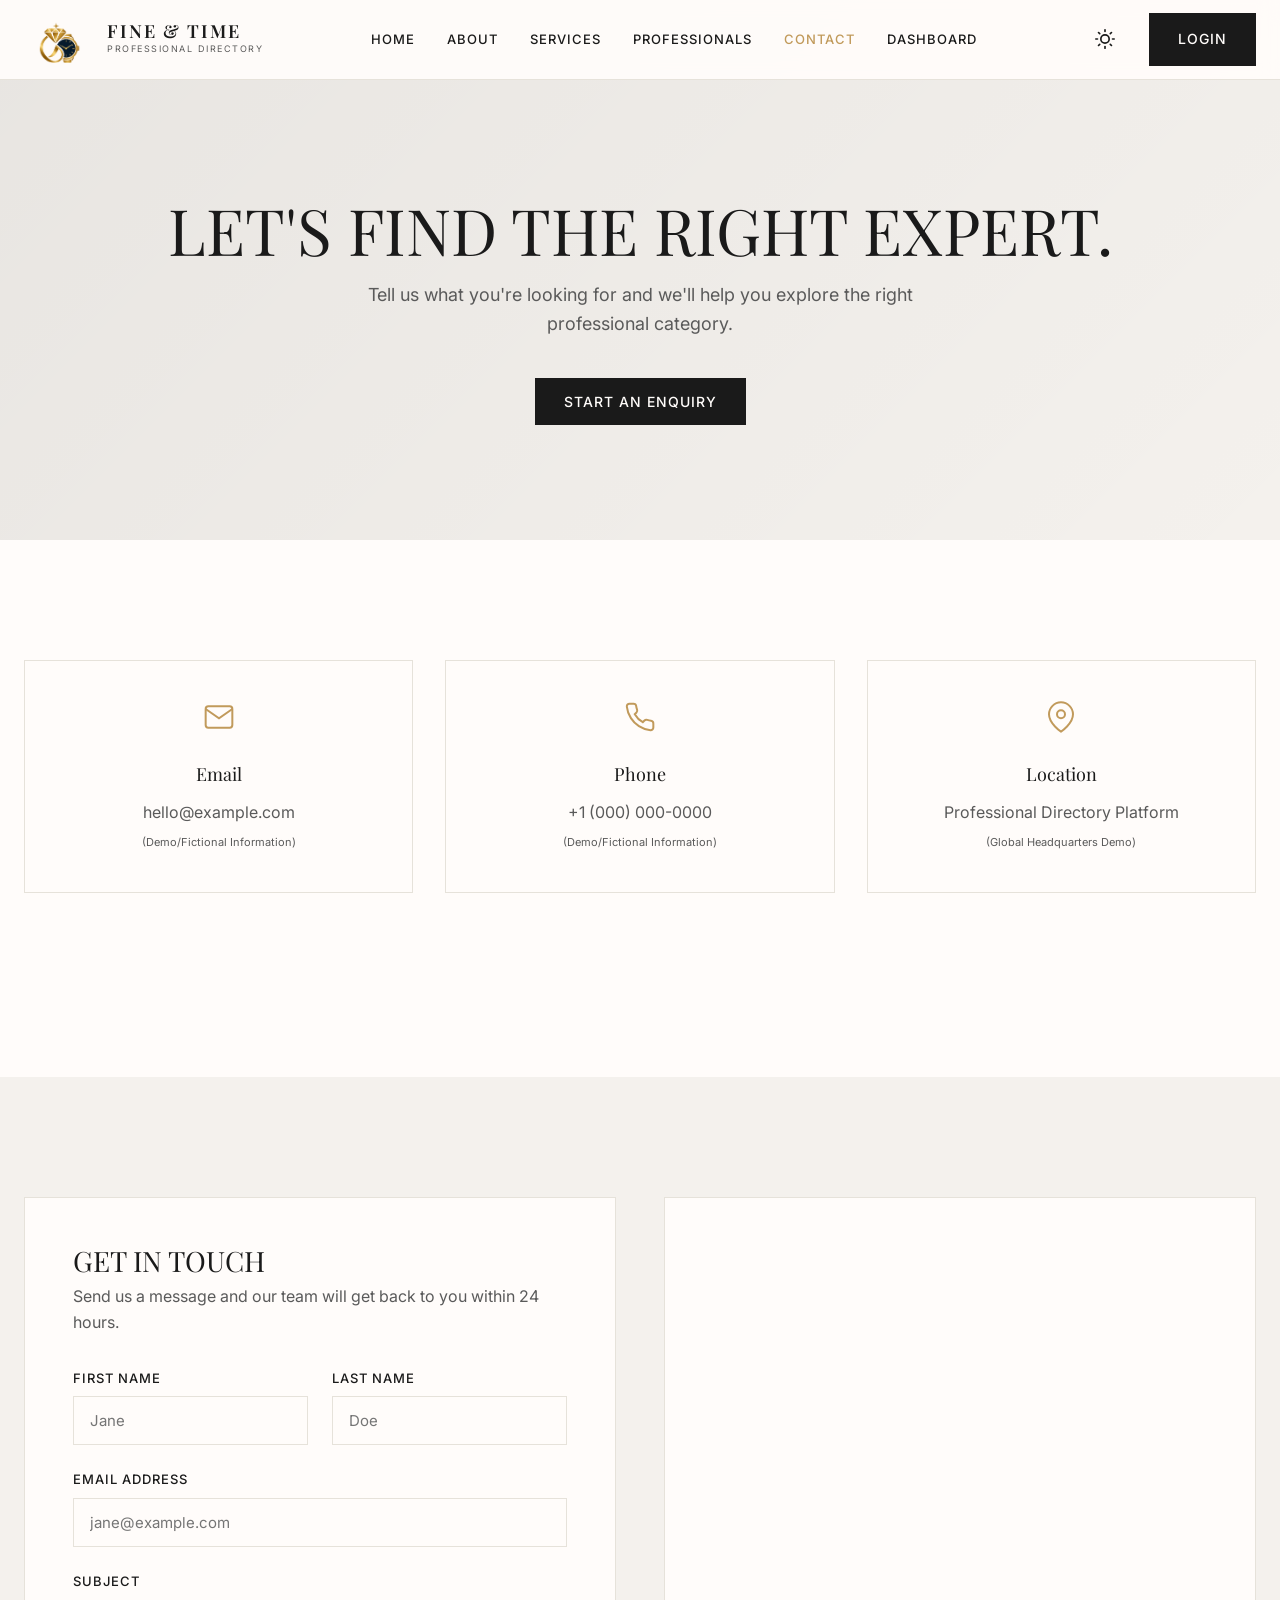
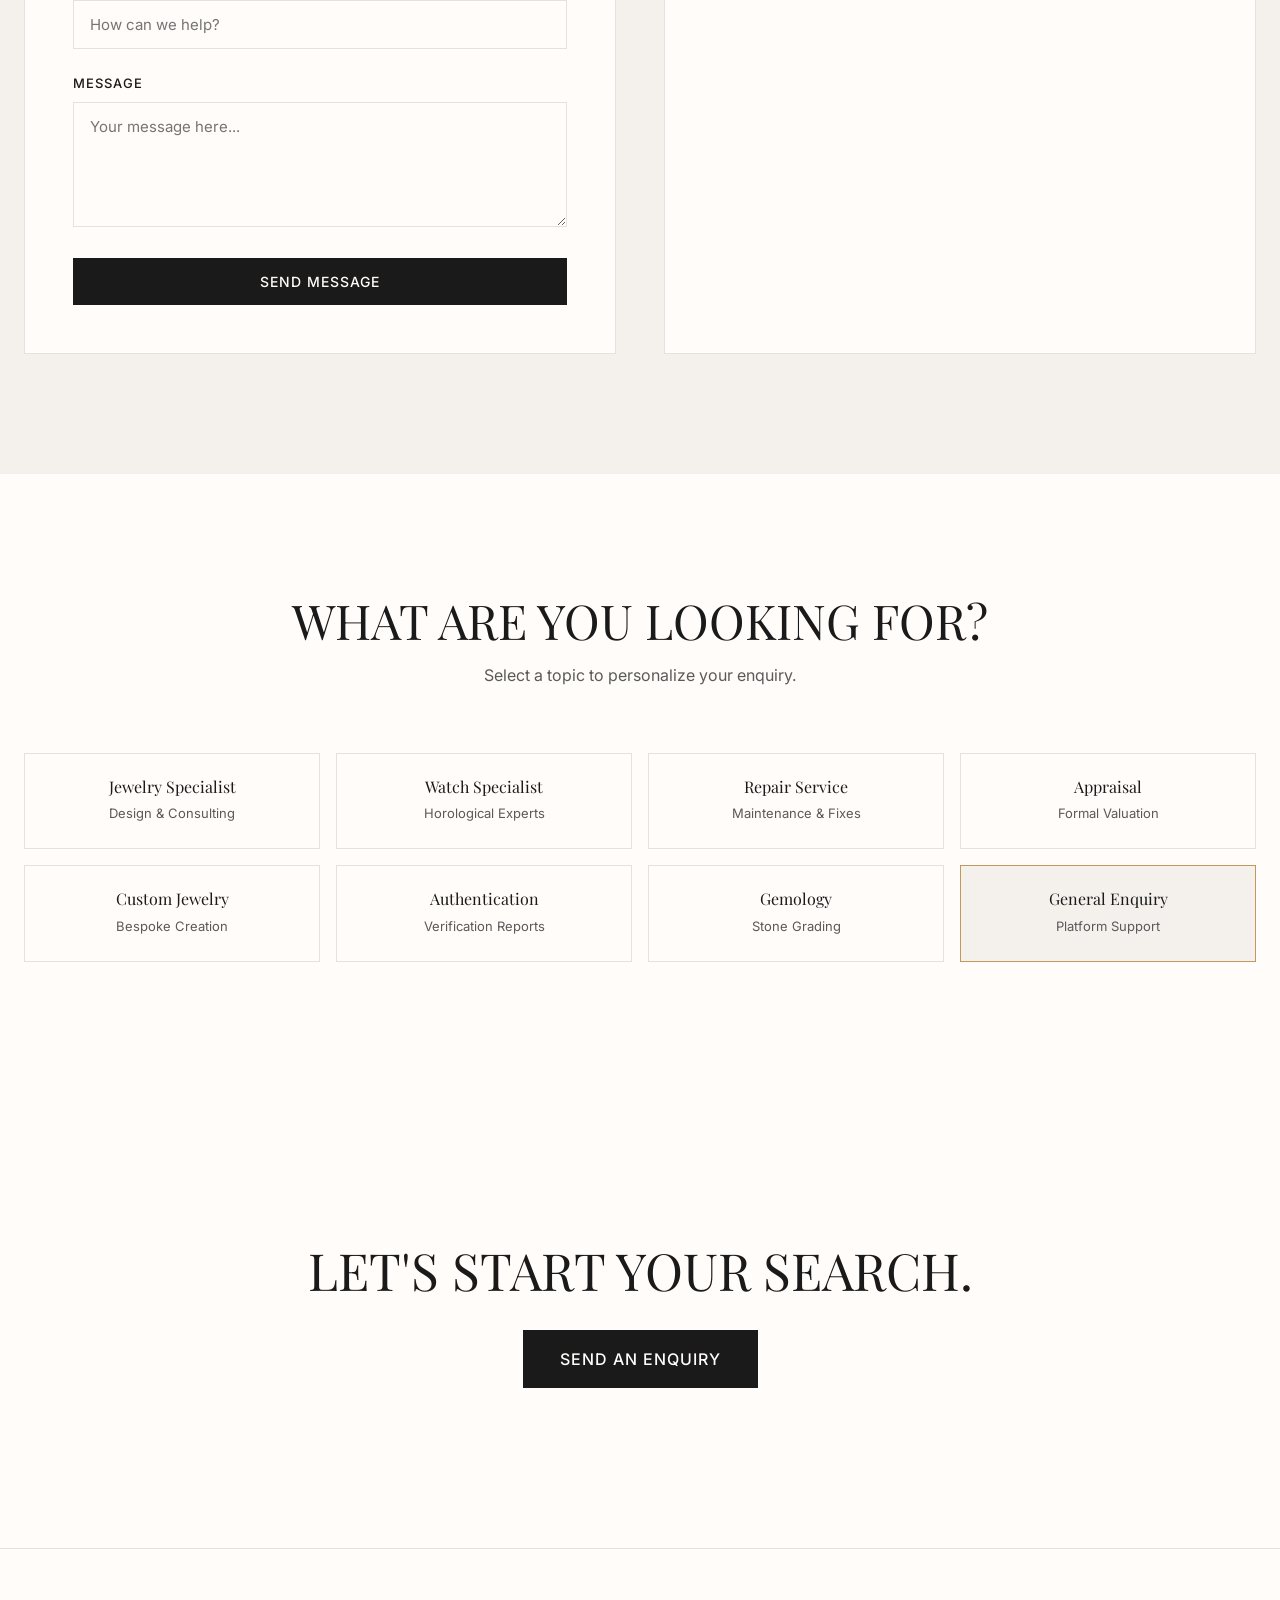
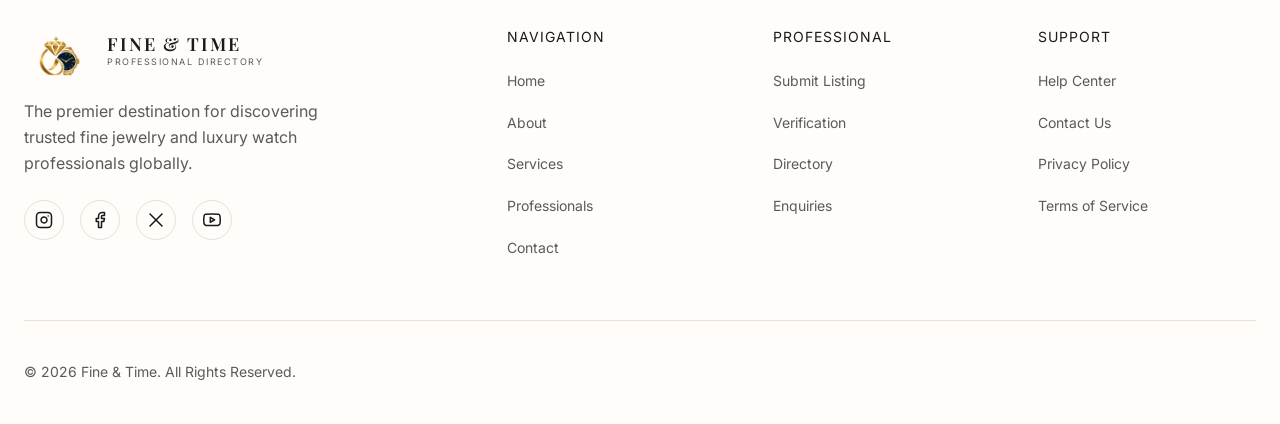
<file: contact.html>
<!DOCTYPE html>
<html lang="en" data-theme="light">
<head>
  <meta charset="UTF-8">
  <meta name="viewport" content="width=device-width, initial-scale=1.0">
  <title>Contact Fine & Time | Professional Directory</title>
  <meta name="description" content="Contact the Fine & Time directory platform. Tell us what you're looking for and we'll help you find the right professional.">
  <link rel="stylesheet" href="styles.css">
  <link rel="icon" type="image/png" href="favicon.png">
</head>
<body>

  <!-- Navbar -->
  <nav class="navbar">
    <div class="container nav-container">
      <div class="nav-left">
        <a href="index.html" class="logo">
  <img src="logo.png" alt="Fine Jewelry & Watches Directory" class="brand-logo-img">
  <div class="logo-text">
    <span class="logo-title">FINE & TIME</span>
    <span class="logo-desc">Professional Directory</span>
  </div>
</a>
      </div>
      
      <div class="nav-center">
        <div class="nav-links">
          <a href="index.html">Home</a>
          <a href="about.html">About</a>
          <a href="services.html">Services</a>
          <a href="professionals.html">Professionals</a>
          <a href="contact.html" class="active">Contact</a>
          <a href="dashboard.html">Dashboard</a>
        </div>
      </div>
      
      <div class="nav-right">
        <button class="nav-icon theme-toggle" aria-label="Toggle Theme">
          <svg xmlns="http://www.w3.org/2000/svg" width="20" height="20" viewBox="0 0 24 24" fill="none" stroke="currentColor" stroke-width="2" stroke-linecap="round" stroke-linejoin="round"><circle cx="12" cy="12" r="5"></circle><line x1="12" y1="1" x2="12" y2="3"></line><line x1="12" y1="21" x2="12" y2="23"></line><line x1="4.22" y1="4.22" x2="5.64" y2="5.64"></line><line x1="18.36" y1="18.36" x2="19.78" y2="19.78"></line><line x1="1" y1="12" x2="3" y2="12"></line><line x1="21" y1="12" x2="23" y2="12"></line><line x1="4.22" y1="19.78" x2="5.64" y2="18.36"></line><line x1="18.36" y1="5.64" x2="19.78" y2="4.22"></line></svg>
        </button>
        <a href="login.html" class="btn btn-primary d-none-mobile">LOGIN</a>
        
        <button class="hamburger" aria-label="Menu">
          <span></span>
          <span></span>
          <span></span>
        </button>
      </div>
    </div>
  </nav>

  <!-- Mobile Drawer -->
  <div class="nav-drawer">
    <div class="drawer-header">
      <a href="index.html" class="logo">
  <img src="logo.png" alt="Fine Jewelry & Watches Directory" class="brand-logo-img">
  <div class="logo-text">
    <span class="logo-title">FINE & TIME</span>
    <span class="logo-desc">Professional Directory</span>
  </div>
</a>
      <button class="close-drawer">&times;</button>
    </div>
    <div class="drawer-links" style="align-items: center; text-align: center;">
      <a href="index.html">Home</a>
      <a href="about.html">About</a>
      <a href="services.html">Services</a>
      <a href="professionals.html">Professionals</a>
      <a href="contact.html" class="active">Contact</a>
      <a href="dashboard.html">Dashboard</a>
      
      <button class="nav-icon theme-toggle" aria-label="Toggle Theme" style="margin-top: 16px; background: none; border: none; color: var(--text-primary); cursor: pointer;">
        <svg xmlns="http://www.w3.org/2000/svg" width="24" height="24" viewBox="0 0 24 24" fill="none" stroke="currentColor" stroke-width="2" stroke-linecap="round" stroke-linejoin="round"><circle cx="12" cy="12" r="5"></circle><line x1="12" y1="1" x2="12" y2="3"></line><line x1="12" y1="21" x2="12" y2="23"></line><line x1="4.22" y1="4.22" x2="5.64" y2="5.64"></line><line x1="18.36" y1="18.36" x2="19.78" y2="19.78"></line><line x1="1" y1="12" x2="3" y2="12"></line><line x1="21" y1="12" x2="23" y2="12"></line><line x1="4.22" y1="19.78" x2="5.64" y2="18.36"></line><line x1="18.36" y1="5.64" x2="19.78" y2="4.22"></line></svg>
      </button>
    </div>
    <div class="drawer-footer" style="display: flex; justify-content: center; width: 100%;">
      <a href="login.html" class="btn btn-primary" style="width: 100%; max-width: 300px; text-align: center; justify-content: center;">LOGIN</a>
    </div>
  </div>
  <div class="overlay"></div>

  <!-- Global Search Overlay -->
  <div class="search-overlay" id="search-overlay">
    <div class="search-header">
      <div class="logo">
        <span class="logo-title">SEARCH</span>
      </div>
      <button class="modal-close">&times;</button>
    </div>
    <div class="search-input-wrap">
      <input type="text" placeholder="Search jewelry specialists, watchmakers..." autofocus>
    </div>
    <div class="search-results">
      <p style="color: var(--text-secondary); text-align: center;">Press Enter to search the directory.</p>
    </div>
  </div>

  <!-- SECTION 01: HERO (No image, solid secondary color) -->
  <section class="page-hero">
    <div class="page-hero-overlay"></div>
    <div class="container" style="position: relative; z-index: 2;">
      <h1>LET'S FIND THE RIGHT EXPERT.</h1>
      <p>Tell us what you're looking for and we'll help you explore the right professional category.</p>
      <div style="margin-top: 40px;">
        <button class="btn btn-primary trigger-enquiry">START AN ENQUIRY</button>
      </div>
    </div>
  </section>

  <!-- SECTION 02: CONTACT INFO -->
  <section class="section">
    <div class="container">
      <div class="contact-grid">
        <div class="contact-card">
          <svg width="32" height="32" viewBox="0 0 24 24" fill="none" stroke="var(--accent-color)" stroke-width="1.5" style="margin-bottom: 24px;"><path d="M4 4h16c1.1 0 2 .9 2 2v12c0 1.1-.9 2-2 2H4c-1.1 0-2-.9-2-2V6c0-1.1.9-2 2-2z"></path><polyline points="22,6 12,13 2,6"></polyline></svg>
          <h4>Email</h4>
          <a href="mailto:hello@example.com" style="display: block; margin-bottom: 8px;">hello@example.com</a>
          <p style="font-size: 11px;">(Demo/Fictional Information)</p>
        </div>
        <div class="contact-card">
          <svg width="32" height="32" viewBox="0 0 24 24" fill="none" stroke="var(--accent-color)" stroke-width="1.5" style="margin-bottom: 24px;"><path d="M22 16.92v3a2 2 0 0 1-2.18 2 19.79 19.79 0 0 1-8.63-3.07 19.5 19.5 0 0 1-6-6 19.79 19.79 0 0 1-3.07-8.67A2 2 0 0 1 4.11 2h3a2 2 0 0 1 2 1.72 12.84 12.84 0 0 0 .7 2.81 2 2 0 0 1-.45 2.11L8.09 9.91a16 16 0 0 0 6 6l1.27-1.27a2 2 0 0 1 2.11-.45 12.84 12.84 0 0 0 2.81.7A2 2 0 0 1 22 16.92z"></path></svg>
          <h4>Phone</h4>
          <a href="tel:+10000000000" style="display: block; margin-bottom: 8px;">+1 (000) 000-0000</a>
          <p style="font-size: 11px;">(Demo/Fictional Information)</p>
        </div>
        <div class="contact-card">
          <svg width="32" height="32" viewBox="0 0 24 24" fill="none" stroke="var(--accent-color)" stroke-width="1.5" style="margin-bottom: 24px;"><path d="M21 10c0 7-9 13-9 13s-9-6-9-13a9 9 0 0 1 18 0z"></path><circle cx="12" cy="10" r="3"></circle></svg>
          <h4>Location</h4>
          <p style="margin-bottom: 8px;">Professional Directory Platform</p>
          <p style="font-size: 11px;">(Global Headquarters Demo)</p>
        </div>
      </div>
    </div>
  </section>

  <!-- SECTION 03.5: CONTACT FORM & MAP -->
  <section class="section" style="background: var(--bg-secondary);">
    <div class="container">
      <div class="contact-form-layout">
        
        <!-- Contact Form -->
        <div class="contact-form-wrapper" style="background: var(--bg-primary); padding: 48px; border: 1px solid var(--border-color);">
          <h2 style="font-size: 28px; margin-bottom: 8px;">GET IN TOUCH</h2>
          <p style="color: var(--text-secondary); margin-bottom: 32px;">Send us a message and our team will get back to you within 24 hours.</p>
          
          <form id="contact-form">
            <div class="form-row">
              <div class="form-group" style="margin: 0;">
                <label>First Name</label>
                <input type="text" class="form-control" required placeholder="Jane">
              </div>
              <div class="form-group" style="margin: 0;">
                <label>Last Name</label>
                <input type="text" class="form-control" required placeholder="Doe">
              </div>
            </div>
            
            <div class="form-group">
              <label>Email Address</label>
              <input type="email" class="form-control" required placeholder="jane@example.com">
            </div>
            
            <div class="form-group">
              <label>Subject</label>
              <input type="text" class="form-control" required placeholder="How can we help?">
            </div>
            
            <div class="form-group">
              <label>Message</label>
              <textarea class="form-control" required rows="5" placeholder="Your message here..."></textarea>
            </div>
            
            <button type="submit" class="btn btn-primary" style="width: 100%;">SEND MESSAGE</button>
          </form>
        </div>
        
        <!-- Map Section -->
        <div class="map-wrapper" style="height: 100%; min-height: 400px; border: 1px solid var(--border-color); background: var(--bg-primary); position: relative; overflow: hidden;">
          <iframe 
            src="https://maps.google.com/maps?q=New%20York&t=&z=13&ie=UTF8&iwloc=&output=embed" 
            width="100%" 
            height="100%" 
            style="border:0; position: absolute; top: 0; left: 0;" 
            allowfullscreen="" 
            loading="lazy" 
            referrerpolicy="no-referrer-when-downgrade">
          </iframe>
        </div>
        
      </div>
    </div>
  </section>

  <!-- SECTION 03: TOPIC SELECTOR -->
  <section class="section">
    <div class="container">
      <div class="section-header">
        <h2>WHAT ARE YOU LOOKING FOR?</h2>
        <p style="color: var(--text-secondary);">Select a topic to personalize your enquiry.</p>
      </div>
      
      <div class="topic-grid">
        <div class="topic-card" data-topic="Jewelry Specialist">
          <h4 style="font-size: 16px; margin-bottom: 8px;">Jewelry Specialist</h4>
          <p style="font-size: 13px; color: var(--text-secondary);">Design & Consulting</p>
        </div>
        <div class="topic-card" data-topic="Watch Specialist">
          <h4 style="font-size: 16px; margin-bottom: 8px;">Watch Specialist</h4>
          <p style="font-size: 13px; color: var(--text-secondary);">Horological Experts</p>
        </div>
        <div class="topic-card" data-topic="Repair Service">
          <h4 style="font-size: 16px; margin-bottom: 8px;">Repair Service</h4>
          <p style="font-size: 13px; color: var(--text-secondary);">Maintenance & Fixes</p>
        </div>
        <div class="topic-card" data-topic="Appraisal">
          <h4 style="font-size: 16px; margin-bottom: 8px;">Appraisal</h4>
          <p style="font-size: 13px; color: var(--text-secondary);">Formal Valuation</p>
        </div>
        <div class="topic-card" data-topic="Custom Jewelry">
          <h4 style="font-size: 16px; margin-bottom: 8px;">Custom Jewelry</h4>
          <p style="font-size: 13px; color: var(--text-secondary);">Bespoke Creation</p>
        </div>
        <div class="topic-card" data-topic="Authentication">
          <h4 style="font-size: 16px; margin-bottom: 8px;">Authentication</h4>
          <p style="font-size: 13px; color: var(--text-secondary);">Verification Reports</p>
        </div>
        <div class="topic-card" data-topic="Gemology">
          <h4 style="font-size: 16px; margin-bottom: 8px;">Gemology</h4>
          <p style="font-size: 13px; color: var(--text-secondary);">Stone Grading</p>
        </div>
        <div class="topic-card active" data-topic="General Enquiry">
          <h4 style="font-size: 16px; margin-bottom: 8px;">General Enquiry</h4>
          <p style="font-size: 13px; color: var(--text-secondary);">Platform Support</p>
        </div>
      </div>
    </div>
  </section>

  <!-- SECTION 04: PREMIUM CTA -->
  <section class="section" style="text-align: center; padding: 160px 24px;">
    <div class="container">
      <h2 style="font-size: clamp(36px, 4vw, 56px); margin-bottom: 32px;">LET'S START YOUR SEARCH.</h2>
      <button class="btn btn-primary trigger-enquiry" id="contact-cta-btn" style="padding: 18px 36px; font-size: 16px;">SEND AN ENQUIRY</button>
    </div>
  </section>

  <!-- Footer -->
  <footer class="footer">
    <div class="container">
      <div class="footer-grid">
        <div class="footer-brand">
          <a href="index.html" class="logo" style="text-decoration: none; color: inherit;">
            <img src="logo.png" alt="Fine Jewelry & Watches Directory" class="brand-logo-img">
            <div class="logo-text">
              <span class="logo-title">FINE & TIME</span>
              <span class="logo-desc">Professional Directory</span>
            </div>
          </a>
          <p>The premier destination for discovering trusted fine jewelry and luxury watch professionals globally.</p>
          <div class="social-icons" style="margin-top: 24px;">
            <a href="#" aria-label="Instagram">
              <svg xmlns="http://www.w3.org/2000/svg" width="18" height="18" viewBox="0 0 24 24" fill="none" stroke="currentColor" stroke-width="2" stroke-linecap="round" stroke-linejoin="round"><rect x="2" y="2" width="20" height="20" rx="5" ry="5"></rect><path d="M16 11.37A4 4 0 1 1 12.63 8 4 4 0 0 1 16 11.37z"></path><line x1="17.5" y1="6.5" x2="17.51" y2="6.5"></line></svg>
            </a>
            <a href="#" aria-label="Facebook">
              <svg xmlns="http://www.w3.org/2000/svg" width="18" height="18" viewBox="0 0 24 24" fill="none" stroke="currentColor" stroke-width="2" stroke-linecap="round" stroke-linejoin="round"><path d="M18 2h-3a5 5 0 0 0-5 5v3H7v4h3v8h4v-8h3l1-4h-4V7a1 1 0 0 1 1-1h3z"></path></svg>
            </a>
            <a href="#" aria-label="X">
              <svg xmlns="http://www.w3.org/2000/svg" width="18" height="18" viewBox="0 0 24 24" fill="none" stroke="currentColor" stroke-width="2" stroke-linecap="round" stroke-linejoin="round"><line x1="4" y1="4" x2="20" y2="20"></line><line x1="20" y1="4" x2="4" y2="20"></line></svg>
            </a>
            <a href="#" aria-label="YouTube">
              <svg xmlns="http://www.w3.org/2000/svg" width="18" height="18" viewBox="0 0 24 24" fill="none" stroke="currentColor" stroke-width="2" stroke-linecap="round" stroke-linejoin="round"><path d="M22.54 6.42a2.78 2.78 0 0 0-1.94-2C18.88 4 12 4 12 4s-6.88 0-8.6.46a2.78 2.78 0 0 0-1.94 2A29 29 0 0 0 1 11.75a29 29 0 0 0 .46 5.33A2.78 2.78 0 0 0 3.4 19c1.72.46 8.6.46 8.6.46s6.88 0 8.6-.46a2.78 2.78 0 0 0 1.94-2 29 29 0 0 0 .46-5.25 29 29 0 0 0-.46-5.33z"></path><polygon points="9.75 15.02 15.5 11.75 9.75 8.48 9.75 15.02"></polygon></svg>
            </a>
          </div>
        </div>
        
        <div class="footer-links">
          <h4>Navigation</h4>
          <ul>
            <li><a href="index.html">Home</a></li>
            <li><a href="about.html">About</a></li>
            <li><a href="services.html">Services</a></li>
            <li><a href="professionals.html">Professionals</a></li>
            <li><a href="contact.html">Contact</a></li>
          </ul>
        </div>
        
        <div class="footer-links">
          <h4>Professional</h4>
          <ul>
            <li><a href="register.html">Submit Listing</a></li>
            <li><a href="#">Verification</a></li>
            <li><a href="professionals.html">Directory</a></li>
            <li><a href="dashboard.html">Enquiries</a></li>
          </ul>
        </div>
        
        <div class="footer-links">
          <h4>Support</h4>
          <ul>
            <li><a href="#">Help Center</a></li>
            <li><a href="contact.html">Contact Us</a></li>
            <li><a href="#">Privacy Policy</a></li>
            <li><a href="#">Terms of Service</a></li>
          </ul>
        </div>
      </div>
      
      <div class="footer-bottom">
        <div class="copyright">
          © 2026 Fine & Time. All Rights Reserved.
        </div>
      </div>
    </div>
  </footer>

  <!-- Global Enquiry Popup -->
  <div class="modal-overlay" id="enquiry-modal">
    <div class="modal-content">
      <button class="modal-close">&times;</button>
      <div class="modal-header">
        <h2>LET'S FIND THE RIGHT PROFESSIONAL</h2>
        <p>Submit your details and we will connect you with a verified specialist.</p>
      </div>
      <form id="enquiry-form">
        <!-- Form Fields -->
        <div style="display: grid; grid-template-columns: 1fr 1fr; gap: 16px;">
          <div class="form-group">
            <label>Full Name</label>
            <input type="text" class="form-control" required placeholder="John Doe">
          </div>
          <div class="form-group">
            <label>Email</label>
            <input type="email" class="form-control" required placeholder="john@example.com">
          </div>
        </div>
        <div style="display: grid; grid-template-columns: 1fr 1fr; gap: 16px;">
          <div class="form-group">
            <label>Phone</label>
            <input type="tel" class="form-control" placeholder="+1 (555) 000-0000">
          </div>
          <div class="form-group">
            <label>Service Type</label>
            <select class="form-control" required>
              <option value="" disabled selected>Select a Service</option>
              <option value="fine-jewelry">Fine Jewelry</option>
              <option value="luxury-watches">Luxury Watches</option>
              <option value="jewelry-repair">Jewelry Repair</option>
              <option value="watch-repair">Watch Repair</option>
              <option value="custom-jewelry">Custom Jewelry</option>
              <option value="gemology">Gemology</option>
              <option value="appraisal">Appraisal</option>
              <option value="authentication">Authentication</option>
              <option value="other">Other</option>
            </select>
          </div>
        </div>
        <div style="display: grid; grid-template-columns: 1fr 1fr; gap: 16px;">
          <div class="form-group">
            <label>Preferred Location</label>
            <input type="text" class="form-control" placeholder="City or Region">
          </div>
          <div class="form-group">
            <label>Preferred Date</label>
            <input type="date" class="form-control">
          </div>
        </div>
        <div class="form-group">
          <label>Specific Professional / Service (Optional)</label>
          <input type="text" class="form-control" placeholder="Name of specialist or detailed service">
        </div>
        <div class="form-group">
          <label>Message</label>
          <textarea class="form-control" required placeholder="Describe what you are looking for..."></textarea>
        </div>
        <div class="modal-actions">
          <button type="button" class="btn btn-outline btn-cancel">CANCEL</button>
          <button type="submit" class="btn btn-primary">SEND ENQUIRY</button>
        </div>
      </form>
    </div>
  </div>

  <script src="script.js"></script>
  <!-- Scroll to Top Button -->
  <button id="scroll-to-top" class="scroll-to-top" aria-label="Scroll to top">
    <svg xmlns="http://www.w3.org/2000/svg" width="24" height="24" viewBox="0 0 24 24" fill="none" stroke="currentColor" stroke-width="2" stroke-linecap="round" stroke-linejoin="round"><polyline points="18 15 12 9 6 15"></polyline></svg>
  </button>
</body>
</html>
</file>
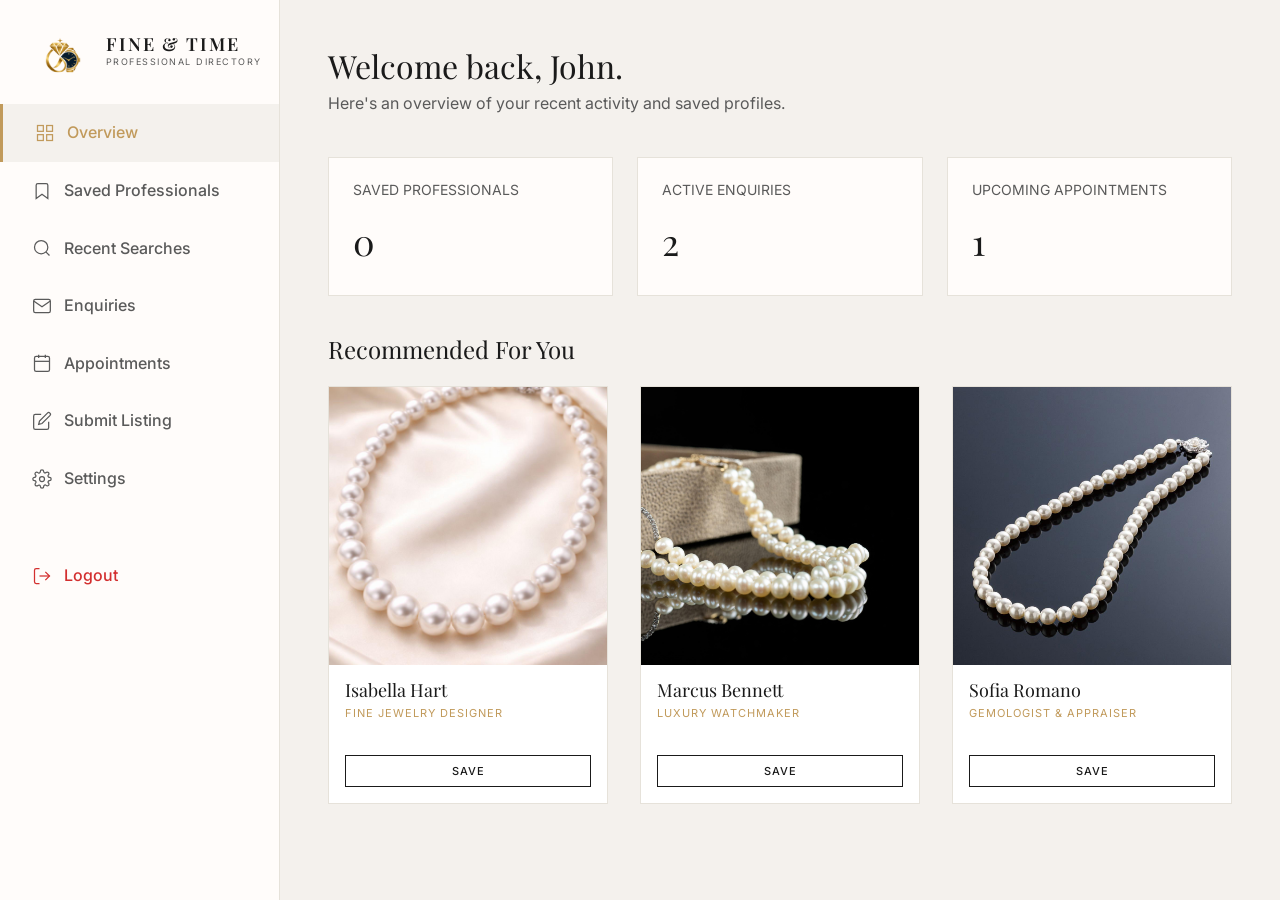
<file: dashboard.html>
<!DOCTYPE html>
<html lang="en" data-theme="light">
<head>
  <meta charset="UTF-8">
  <meta name="viewport" content="width=device-width, initial-scale=1.0">
  <title>Dashboard | Fine & Time</title>
  <meta name="description" content="Manage your professional directory profile, saved professionals, and enquiries.">
  <link rel="stylesheet" href="styles.css">
  <link rel="icon" type="image/png" href="favicon.png">
</head>
<body>


  <!-- Dashboard Layout -->
  <div class="dashboard-layout">
    <div class="dash-mobile-header">
      <a href="index.html" class="logo" style="display: flex; align-items: center; gap: 12px; text-decoration: none; color: var(--text-primary);">
  <img src="logo.png" alt="Fine Jewelry & Watches Directory" class="brand-logo-img">
  <div class="logo-text">
    <span class="logo-title">FINE & TIME</span>
    <span class="logo-desc">Professional Directory</span>
  </div>
</a>
      <button class="dash-hamburger" aria-label="Menu" style="background: none; border: none; cursor: pointer; display: flex; flex-direction: column; gap: 6px;">
        <span style="width: 30px; height: 2px; background-color: var(--text-primary);"></span>
        <span style="width: 30px; height: 2px; background-color: var(--text-primary);"></span>
        <span style="width: 30px; height: 2px; background-color: var(--text-primary);"></span>
      </button>
    </div>
    <aside class="dashboard-sidebar">
      <div style="padding: 0 32px 32px;">
        <a href="index.html" class="logo" style="display: flex; align-items: center; gap: 12px; text-decoration: none; color: var(--text-primary);">
  <img src="logo.png" alt="Fine Jewelry & Watches Directory" class="brand-logo-img">
  <div class="logo-text">
    <span class="logo-title">FINE & TIME</span>
    <span class="logo-desc">Professional Directory</span>
  </div>
</a>
      </div>
      <div class="sidebar-nav" id="dash-nav">
        <a href="#" data-target="overview" class="active">
          <svg width="20" height="20" viewBox="0 0 24 24" fill="none" stroke="currentColor" stroke-width="1.5"><rect x="3" y="3" width="7" height="7"></rect><rect x="14" y="3" width="7" height="7"></rect><rect x="14" y="14" width="7" height="7"></rect><rect x="3" y="14" width="7" height="7"></rect></svg>
          Overview
        </a>
        <a href="#" data-target="saved">
          <svg width="20" height="20" viewBox="0 0 24 24" fill="none" stroke="currentColor" stroke-width="1.5"><path d="M19 21l-7-5-7 5V5a2 2 0 0 1 2-2h10a2 2 0 0 1 2 2z"></path></svg>
          Saved Professionals
        </a>
        <a href="#" data-target="searches">
          <svg width="20" height="20" viewBox="0 0 24 24" fill="none" stroke="currentColor" stroke-width="1.5"><circle cx="11" cy="11" r="8"></circle><line x1="21" y1="21" x2="16.65" y2="16.65"></line></svg>
          Recent Searches
        </a>
        <a href="#" data-target="enquiries">
          <svg width="20" height="20" viewBox="0 0 24 24" fill="none" stroke="currentColor" stroke-width="1.5"><path d="M4 4h16c1.1 0 2 .9 2 2v12c0 1.1-.9 2-2 2H4c-1.1 0-2-.9-2-2V6c0-1.1.9-2 2-2z"></path><polyline points="22,6 12,13 2,6"></polyline></svg>
          Enquiries
        </a>
        <a href="#" data-target="appointments">
          <svg width="20" height="20" viewBox="0 0 24 24" fill="none" stroke="currentColor" stroke-width="1.5"><rect x="3" y="4" width="18" height="18" rx="2" ry="2"></rect><line x1="16" y1="2" x2="16" y2="6"></line><line x1="8" y1="2" x2="8" y2="6"></line><line x1="3" y1="10" x2="21" y2="10"></line></svg>
          Appointments
        </a>
        <a href="#" data-target="submit">
          <svg width="20" height="20" viewBox="0 0 24 24" fill="none" stroke="currentColor" stroke-width="1.5"><path d="M11 4H4a2 2 0 0 0-2 2v14a2 2 0 0 0 2 2h14a2 2 0 0 0 2-2v-7"></path><path d="M18.5 2.5a2.121 2.121 0 0 1 3 3L12 15l-4 1 1-4 9.5-9.5z"></path></svg>
          Submit Listing
        </a>
        <a href="#" data-target="settings">
          <svg width="20" height="20" viewBox="0 0 24 24" fill="none" stroke="currentColor" stroke-width="1.5"><circle cx="12" cy="12" r="3"></circle><path d="M19.4 15a1.65 1.65 0 0 0 .33 1.82l.06.06a2 2 0 0 1 0 2.83 2 2 0 0 1-2.83 0l-.06-.06a1.65 1.65 0 0 0-1.82-.33 1.65 1.65 0 0 0-1 1.51V21a2 2 0 0 1-2 2 2 2 0 0 1-2-2v-.09A1.65 1.65 0 0 0 9 19.4a1.65 1.65 0 0 0-1.82.33l-.06.06a2 2 0 0 1-2.83 0 2 2 0 0 1 0-2.83l.06-.06a1.65 1.65 0 0 0 .33-1.82 1.65 1.65 0 0 0-1.51-1H3a2 2 0 0 1-2-2 2 2 0 0 1 2-2h.09A1.65 1.65 0 0 0 4.6 9a1.65 1.65 0 0 0-.33-1.82l-.06-.06a2 2 0 0 1 0-2.83 2 2 0 0 1 2.83 0l.06.06a1.65 1.65 0 0 0 1.82.33H9a1.65 1.65 0 0 0 1-1.51V3a2 2 0 0 1 2-2 2 2 0 0 1 2 2v.09a1.65 1.65 0 0 0 1 1.51 1.65 1.65 0 0 0 1.82-.33l.06-.06a2 2 0 0 1 2.83 0 2 2 0 0 1 0 2.83l-.06.06a1.65 1.65 0 0 0-.33 1.82V9a1.65 1.65 0 0 0 1.51 1H21a2 2 0 0 1 2 2 2 2 0 0 1-2 2h-.09a1.65 1.65 0 0 0-1.51 1z"></path></svg>
          Settings
        </a>
        <a href="index.html" style="margin-top: 40px; color: #d32f2f;">
          <svg width="20" height="20" viewBox="0 0 24 24" fill="none" stroke="currentColor" stroke-width="1.5"><path d="M9 21H5a2 2 0 0 1-2-2V5a2 2 0 0 1 2-2h4"></path><polyline points="16 17 21 12 16 7"></polyline><line x1="21" y1="12" x2="9" y2="12"></line></svg>
          Logout
        </a>
      </div>
    </aside>
    
    <main class="dashboard-main dash-main">
      
      <!-- OVERVIEW -->
      <div id="view-overview" class="dash-view">
        <div class="dash-header">
          <h2>Welcome back, John.</h2>
          <p style="color: var(--text-secondary);">Here's an overview of your recent activity and saved profiles.</p>
        </div>
        
        <div class="dash-grid">
          <div class="dash-card">
            <h4>Saved Professionals</h4>
            <div class="dash-value" id="stat-saved">0</div>
          </div>
          <div class="dash-card">
            <h4>Active Enquiries</h4>
            <div class="dash-value">2</div>
          </div>
          <div class="dash-card">
            <h4>Upcoming Appointments</h4>
            <div class="dash-value">1</div>
          </div>
        </div>
        
        <h3 style="font-size: 24px; margin-bottom: 24px;">Recommended For You</h3>
        <div class="prof-grid" id="dash-recom-grid">
          <!-- Populated by JS -->
        </div>
      </div>

      <!-- SAVED PROFESSIONALS -->
      <div id="view-saved" class="dash-view" style="display: none;">
        <div class="dash-header">
          <h2>Saved Professionals</h2>
          <p style="color: var(--text-secondary);">Manage the specialists you've bookmarked.</p>
        </div>
        <div class="prof-grid" style="grid-template-columns: repeat(3, 1fr);" id="dash-saved-grid">
          <!-- Populated by JS -->
        </div>
      </div>

      <!-- RECENT SEARCHES -->
      <div id="view-searches" class="dash-view" style="display: none;">
        <div class="dash-header">
          <h2>Recent Searches</h2>
        </div>
        <div style="background: var(--bg-primary); border: 1px solid var(--border-color);">
          <div class="search-item">
            <div>
              <h4 style="font-size: 16px; margin-bottom: 4px;">"Vintage Rolex Restoration"</h4>
              <p style="font-size: 13px; color: var(--text-secondary);">Watch Repair &middot; London &middot; Today, 10:45 AM</p>
            </div>
            <a href="professionals.html" class="btn btn-outline" style="padding: 8px 16px; font-size: 12px;">SEARCH AGAIN</a>
          </div>
          <div class="search-item">
            <div>
              <h4 style="font-size: 16px; margin-bottom: 4px;">"Diamond Resetting"</h4>
              <p style="font-size: 13px; color: var(--text-secondary);">Custom Jewelry &middot; Any Location &middot; Yesterday</p>
            </div>
            <a href="professionals.html" class="btn btn-outline" style="padding: 8px 16px; font-size: 12px;">SEARCH AGAIN</a>
          </div>
          <div class="search-item">
            <div>
              <h4 style="font-size: 16px; margin-bottom: 4px;">"Estate Jewelry Appraisal"</h4>
              <p style="font-size: 13px; color: var(--text-secondary);">Appraisal &middot; New York &middot; Oct 4, 2026</p>
            </div>
            <a href="professionals.html" class="btn btn-outline" style="padding: 8px 16px; font-size: 12px;">SEARCH AGAIN</a>
          </div>
        </div>
      </div>

      <!-- SUBMIT LISTING -->
      <div id="view-submit" class="dash-view" style="display: none;">
        <div class="dash-header" style="text-align: center;">
          <h2>Submit Professional Listing</h2>
          <p style="color: var(--text-secondary);">Join our directory of verified experts. Your profile will be reviewed by our team.</p>
        </div>
        
        <form id="submit-listing-form" style="background: var(--bg-primary); border: 1px solid var(--border-color); padding: 48px; max-width: 800px; margin: 0 auto;">
          <div class="form-row">
            <div class="form-group" style="margin: 0;">
              <label>Business / Professional Name</label>
              <input type="text" class="form-control" required>
            </div>
            <div class="form-group" style="margin: 0;">
              <label>Professional Type</label>
              <select class="form-control" required>
                <option value="designer">Jewelry Designer</option>
                <option value="watchmaker">Watchmaker</option>
                <option value="gemologist">Gemologist</option>
                <option value="appraiser">Appraiser</option>
                <option value="store">Retail Store</option>
                <option value="workshop">Workshop</option>
              </select>
            </div>
          </div>
          
          <div class="form-row">
            <div class="form-group" style="margin: 0;">
              <label>Primary Specialty</label>
              <input type="text" class="form-control" required placeholder="e.g., Antique Restoration">
            </div>
            <div class="form-group" style="margin: 0;">
              <label>Location</label>
              <input type="text" class="form-control" required placeholder="City, Country">
            </div>
          </div>
          
          <div class="form-row">
            <div class="form-group" style="margin: 0;">
              <label>Contact Email</label>
              <input type="email" class="form-control" required>
            </div>
            <div class="form-group" style="margin: 0;">
              <label>Website (Optional)</label>
              <input type="url" class="form-control" placeholder="https://">
            </div>
          </div>
          
          <div class="form-group">
            <label>Years of Experience</label>
            <input type="number" class="form-control" required style="max-width: 150px;">
          </div>
          
          <div class="form-group">
            <label>Professional Description</label>
            <textarea class="form-control" required placeholder="Describe your background, philosophy, and expertise..."></textarea>
          </div>
          
          <div class="form-group">
            <label>Credentials & Certifications</label>
            <textarea class="form-control" style="min-height: 80px;" placeholder="e.g., GIA Graduate Gemologist, WOSTEP Certified..."></textarea>
          </div>
          
          <div style="padding: 24px; border: 1px dashed var(--border-color); text-align: center; margin-bottom: 32px; background: var(--bg-secondary);">
            <svg width="32" height="32" viewBox="0 0 24 24" fill="none" stroke="currentColor" stroke-width="1.5" style="margin-bottom: 12px; color: var(--text-secondary);"><rect x="3" y="3" width="18" height="18" rx="2" ry="2"></rect><circle cx="8.5" cy="8.5" r="1.5"></circle><polyline points="21 15 16 10 5 21"></polyline></svg>
            <p style="font-size: 14px; margin-bottom: 8px;">Upload Profile Image & Gallery</p>
            <button type="button" class="btn btn-outline" style="padding: 8px 16px; font-size: 12px;">SELECT FILES</button>
          </div>
          
          <div id="submit-msg" style="display: none; padding: 16px; background: #e8f5e9; color: #2e7d32; border-left: 3px solid #2e7d32; margin-bottom: 24px; font-size: 14px;">
            PROFILE SUBMITTED FOR REVIEW. Our team will evaluate your listing shortly.
          </div>
          
          <div style="text-align: center;">
            <button type="submit" class="btn btn-primary">SUBMIT FOR REVIEW</button>
          </div>
        </form>
      </div>
      
      <!-- Other Placeholder Views -->
      <div id="view-enquiries" class="dash-view" style="display: none;">
        <div class="dash-header"><h2>Enquiries</h2><p>Track your sent enquiries.</p></div>
        <p style="color: var(--text-secondary);">You have 2 active enquiries. Functionality available in full platform.</p>
      </div>
      
      <div id="view-appointments" class="dash-view" style="display: none;">
        <div class="dash-header"><h2>Appointments</h2><p>Manage your scheduled meetings.</p></div>
        <p style="color: var(--text-secondary);">You have 1 upcoming appointment. Functionality available in full platform.</p>
      </div>
      
      <div id="view-settings" class="dash-view" style="display: none;">
        <div class="dash-header"><h2>Settings</h2><p>Manage account preferences.</p></div>
        <p style="color: var(--text-secondary);">Settings module available in full platform.</p>
      </div>

    </main>
  </div>

  <script src="script.js"></script>
  <script>
    // Demo Data
    const professionals = [
      { id: 'p1', name: 'Isabella Hart', title: 'Fine Jewelry Designer', location: 'New York, USA', rating: 4.9, reviews: 142, image: 'images/image-12.png', desc: 'Isabella specializes in creating unique, narrative-driven bespoke jewelry.' },
      { id: 'p2', name: 'Marcus Bennett', title: 'Luxury Watchmaker', location: 'London, UK', rating: 5.0, reviews: 85, image: 'images/image-19.png', desc: 'Expert restoration and servicing of vintage Swiss mechanical timepieces.' },
      { id: 'p3', name: 'Sofia Romano', title: 'Gemologist & Appraiser', location: 'Milan, Italy', rating: 4.8, reviews: 64, image: 'images/image-16.png', desc: 'GIA certified gemologist offering detailed laboratory reports.' },
      { id: 'p4', name: 'Daniel Mercer', title: 'Fine Jewelry Specialist', location: 'New York, USA', rating: 4.9, reviews: 210, image: 'images/image-34.png', desc: 'Consultation on high-end estate jewelry acquisition.' }
    ];

    // Nav Logic
    const navLinks = document.querySelectorAll('#dash-nav a[data-target]');
    const views = document.querySelectorAll('.dash-view');
    
    navLinks.forEach(link => {
      link.addEventListener('click', (e) => {
        e.preventDefault();
        navLinks.forEach(l => l.classList.remove('active'));
        link.classList.add('active');
        
        const target = link.getAttribute('data-target');
        views.forEach(v => v.style.display = 'none');
        document.getElementById(`view-${target}`).style.display = 'block';
        
        if(target === 'saved') loadSaved();
      });
    });

    const createCardHtml = (p) => `
      <div class="prof-card">
        <div class="prof-img-wrap" style="padding-top: 100%;">
          <img src="${p.image}" alt="${p.name}" class="prof-img">
        </div>
        <div class="prof-info" style="padding: 16px;">
          <h3 class="prof-name" style="font-size: 18px;">${p.name}</h3>
          <span class="prof-title" style="font-size: 11px;">${p.title}</span>
          <div class="prof-actions" style="margin-top: 16px;">
            <button class="btn btn-outline btn-save" data-id="${p.id}" style="width: 100%; font-size: 11px; padding: 8px;">SAVE</button>
          </div>
        </div>
      </div>
    `;

    // Load Recommended
    const recomGrid = document.getElementById('dash-recom-grid');
    if(recomGrid) {
      recomGrid.innerHTML = [professionals[0], professionals[1], professionals[2]].map(createCardHtml).join('');
    }

    // Load Saved
    const loadSaved = () => {
      const savedIds = JSON.parse(localStorage.getItem('savedProfs') || '[]');
      const savedGrid = document.getElementById('dash-saved-grid');
      const statCount = document.getElementById('stat-saved');
      
      if(statCount) statCount.innerText = savedIds.length;
      
      if(savedIds.length === 0) {
        savedGrid.innerHTML = '<p style="grid-column: 1/-1; color: var(--text-secondary);">You have no saved professionals yet.</p>';
      } else {
        const savedProfs = professionals.filter(p => savedIds.includes(p.id));
        savedGrid.innerHTML = savedProfs.map(createCardHtml).join('');
      }
      
      // Reattach save btn logic
      document.querySelectorAll('.btn-save').forEach(btn => {
        const id = btn.getAttribute('data-id');
        const saved = JSON.parse(localStorage.getItem('savedProfs') || '[]');
        if (saved.includes(id)) {
          btn.innerText = 'SAVED';
          btn.classList.add('btn-accent');
        } else {
          btn.innerText = 'SAVE';
          btn.classList.remove('btn-accent');
        }
        
        btn.addEventListener('click', (e) => {
          e.preventDefault();
          let currentSaved = JSON.parse(localStorage.getItem('savedProfs') || '[]');
          if (currentSaved.includes(id)) {
            currentSaved = currentSaved.filter(pid => pid !== id);
          } else {
            currentSaved.push(id);
          }
          localStorage.setItem('savedProfs', JSON.stringify(currentSaved));
          
          if(document.getElementById('view-saved').style.display !== 'none') {
            loadSaved(); // refresh if on saved view
          } else {
            // just update button
            if (currentSaved.includes(id)) {
              btn.innerText = 'SAVED';
              btn.classList.add('btn-accent');
            } else {
              btn.innerText = 'SAVE';
              btn.classList.remove('btn-accent');
            }
            if(statCount) statCount.innerText = currentSaved.length;
          }
        });
      });
    };
    
    // Initial load
    loadSaved();

    // Submit form logic
    document.getElementById('submit-listing-form').addEventListener('submit', (e) => {
      e.preventDefault();
      const btn = e.target.querySelector('button[type="submit"]');
      btn.innerText = 'SUBMITTING...';
      setTimeout(() => {
        document.getElementById('submit-msg').style.display = 'block';
        btn.innerText = 'SUBMIT FOR REVIEW';
        e.target.reset();
        
        // Let's pretend it goes to admin by saving a flag in localStorage
        localStorage.setItem('newListingPending', 'true');
      }, 1500);
    });

    // Mobile Hamburger Menu for Dashboard
    const dashHamburger = document.querySelector('.dash-hamburger');
    const dashSidebar = document.querySelector('.dashboard-sidebar');
    if (dashHamburger && dashSidebar) {
      dashHamburger.addEventListener('click', () => {
        dashSidebar.classList.toggle('open');
      });
      // Close sidebar when clicking a link on mobile
      const dashNavLinks = dashSidebar.querySelectorAll('.sidebar-nav a');
      dashNavLinks.forEach(link => {
        link.addEventListener('click', () => {
          if(window.innerWidth <= 768) {
            dashSidebar.classList.remove('open');
          }
        });
      });
    }
  </script>
  <!-- Scroll to Top Button -->
  <button id="scroll-to-top" class="scroll-to-top" aria-label="Scroll to top">
    <svg xmlns="http://www.w3.org/2000/svg" width="24" height="24" viewBox="0 0 24 24" fill="none" stroke="currentColor" stroke-width="2" stroke-linecap="round" stroke-linejoin="round"><polyline points="18 15 12 9 6 15"></polyline></svg>
  </button>
</body>
</html>
</file>
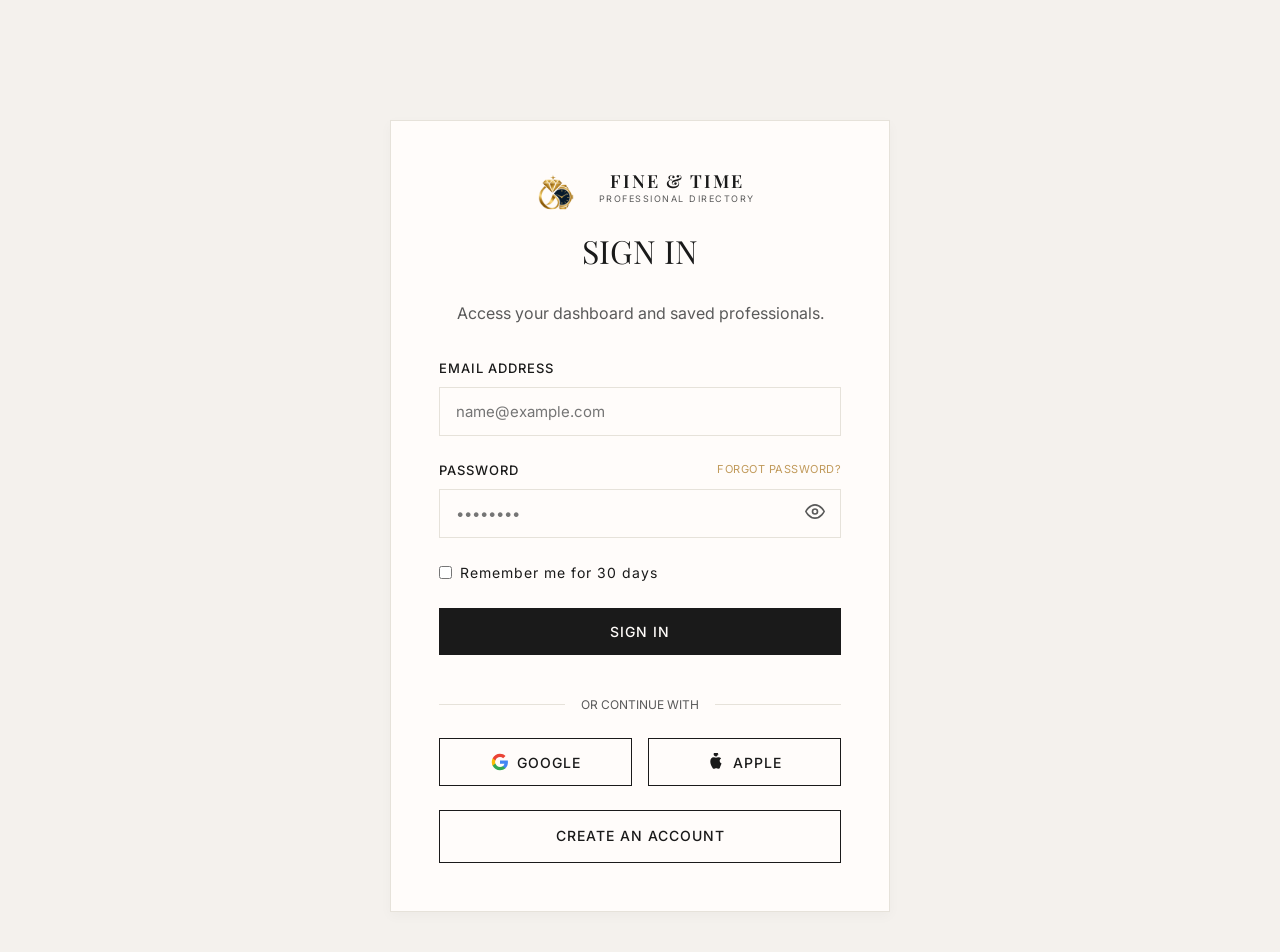
<file: login.html>
<!DOCTYPE html>
<html lang="en" data-theme="light">
<head>
  <meta charset="UTF-8">
  <meta name="viewport" content="width=device-width, initial-scale=1.0">
  <title>Sign In | Fine & Time</title>
  <meta name="description" content="Sign in to your Fine & Time account to manage your professional directory profile and enquiries.">
  <link rel="stylesheet" href="styles.css">
  <link rel="icon" type="image/png" href="favicon.png">
</head>
<body>


  <!-- Login Form -->
  <div class="auth-wrapper">
    <div class="auth-box">
      <div style="text-align: center; margin-bottom: 32px;">
        <a href="index.html" class="logo" style="justify-content: center; margin-bottom: 24px; text-decoration: none;">
  <img src="logo.png" alt="Fine Jewelry & Watches Directory" class="brand-logo-img">
  <div class="logo-text">
    <span class="logo-title">FINE & TIME</span>
    <span class="logo-desc">Professional Directory</span>
  </div>
</a>
        <h1>SIGN IN</h1>
        <p style="color: var(--text-secondary);">Access your dashboard and saved professionals.</p>
      </div>

      <form id="login-form">
        <div class="form-group">
          <label>Email Address</label>
          <input type="email" class="form-control" required placeholder="name@example.com">
        </div>
        <div class="form-group">
          <div style="display: flex; justify-content: space-between; align-items: center; margin-bottom: 8px;">
            <label style="margin-bottom: 0;">Password</label>
            <a href="#" style="font-size: 11px; color: var(--accent-color); text-transform: uppercase; letter-spacing: 0.5px;">Forgot Password?</a>
          </div>
          <div class="password-wrap">
            <input type="password" class="form-control" required placeholder="••••••••">
            <button type="button" class="password-toggle">
              <svg xmlns="http://www.w3.org/2000/svg" width="20" height="20" viewBox="0 0 24 24" fill="none" stroke="currentColor" stroke-width="2" stroke-linecap="round" stroke-linejoin="round"><path d="M1 12s4-8 11-8 11 8 11 8-4 8-11 8-11-8-11-8z"></path><circle cx="12" cy="12" r="3"></circle></svg>
            </button>
          </div>
        </div>
        <div class="form-group" style="display: flex; align-items: center; gap: 8px;">
          <input type="checkbox" id="remember" style="accent-color: var(--accent-color);">
          <label for="remember" style="margin-bottom: 0; text-transform: none; font-weight: 400; font-size: 14px;">Remember me for 30 days</label>
        </div>
        
        <div id="login-error" style="display: none; color: #d32f2f; background: #ffebee; padding: 12px; font-size: 13px; margin-bottom: 24px; border-left: 3px solid #d32f2f;">Invalid credentials. Please try again.</div>

        <button type="submit" class="btn btn-primary" style="width: 100%; margin-bottom: 16px;">SIGN IN</button>
        
        <div style="display: flex; align-items: center; margin: 24px 0;">
          <hr style="flex: 1; border: none; border-top: 1px solid var(--border-color);">
          <span style="padding: 0 16px; color: var(--text-secondary); font-size: 12px; text-transform: uppercase;">or continue with</span>
          <hr style="flex: 1; border: none; border-top: 1px solid var(--border-color);">
        </div>
        
        <div class="auth-social-buttons">
          <button type="button" class="btn btn-outline" style="flex: 1; display: flex; align-items: center; justify-content: center; gap: 8px;">
            <svg width="18" height="18" viewBox="0 0 24 24" fill="none" xmlns="http://www.w3.org/2000/svg">
              <path d="M22.56 12.25c0-.78-.07-1.53-.2-2.25H12v4.26h5.92c-.26 1.37-1.04 2.53-2.21 3.31v2.77h3.57c2.08-1.92 3.28-4.74 3.28-8.09z" fill="#4285F4"/>
              <path d="M12 23c2.97 0 5.46-.98 7.28-2.66l-3.57-2.77c-.98.66-2.23 1.06-3.71 1.06-2.86 0-5.29-1.93-6.16-4.53H2.18v2.84C3.99 20.53 7.7 23 12 23z" fill="#34A853"/>
              <path d="M5.84 14.09c-.22-.66-.35-1.36-.35-2.09s.13-1.43.35-2.09V7.07H2.18C1.43 8.55 1 10.22 1 12s.43 3.45 1.18 4.93l2.85-2.22.81-.62z" fill="#FBBC05"/>
              <path d="M12 5.38c1.62 0 3.06.56 4.21 1.64l3.15-3.15C17.45 2.09 14.97 1 12 1 7.7 1 3.99 3.47 2.18 7.07l3.66 2.84c.87-2.6 3.3-4.53 6.16-4.53z" fill="#EA4335"/>
            </svg>
            Google
          </button>
          <button type="button" class="btn btn-outline" style="flex: 1; display: flex; align-items: center; justify-content: center; gap: 8px;">
            <svg width="18" height="18" viewBox="0 0 24 24" fill="currentColor" xmlns="http://www.w3.org/2000/svg">
              <path d="M17.05 20.28c-.98.68-2.05.8-3.08.35-1.09-.46-2.09-.48-3.24 0-1.44.62-2.2.44-3.06-.35C2.79 13.25 3.51 5.98 9.05 5.7c1.3.06 2.22.61 2.96.61.7 0 1.94-.68 3.42-.58 1.54.12 2.65.65 3.43 1.56-2.92 1.6-2.45 5.51.52 6.64-1.01 2.53-2.31 5.17-2.33 6.35zm-2.43-16.71c.7-1.35.43-2.97-.67-4.04-1.28-1.21-2.94-1.33-4.03-.31-.83.77-1.41 2.39-.75 3.86.86 1.55 2.68 1.92 3.9 1.1 1.05-.72 1.15-1.57 1.55-2.61z"/>
            </svg>
            Apple
          </button>
        </div>
        
        <a href="register.html" class="btn btn-outline" style="width: 100%;">CREATE AN ACCOUNT</a>
      </form>
    </div>
  </div>

  <script src="script.js"></script>
  <script>
    document.getElementById('login-form').addEventListener('submit', (e) => {
      e.preventDefault();
      const btn = e.target.querySelector('button[type="submit"]');
      const errorMsg = document.getElementById('login-error');
      
      btn.innerText = 'AUTHENTICATING...';
      errorMsg.style.display = 'none';
      
      // Simulate network request
      setTimeout(() => {
        // Success state
        btn.innerText = 'SUCCESS';
        btn.classList.add('btn-accent');
        
        // Redirect to dashboard
        setTimeout(() => {
          window.location.href = 'dashboard.html';
        }, 1000);
      }, 1500);
    });
  </script>
  <!-- Scroll to Top Button -->
  <button id="scroll-to-top" class="scroll-to-top" aria-label="Scroll to top">
    <svg xmlns="http://www.w3.org/2000/svg" width="24" height="24" viewBox="0 0 24 24" fill="none" stroke="currentColor" stroke-width="2" stroke-linecap="round" stroke-linejoin="round"><polyline points="18 15 12 9 6 15"></polyline></svg>
  </button>
</body>
</html>
</file>
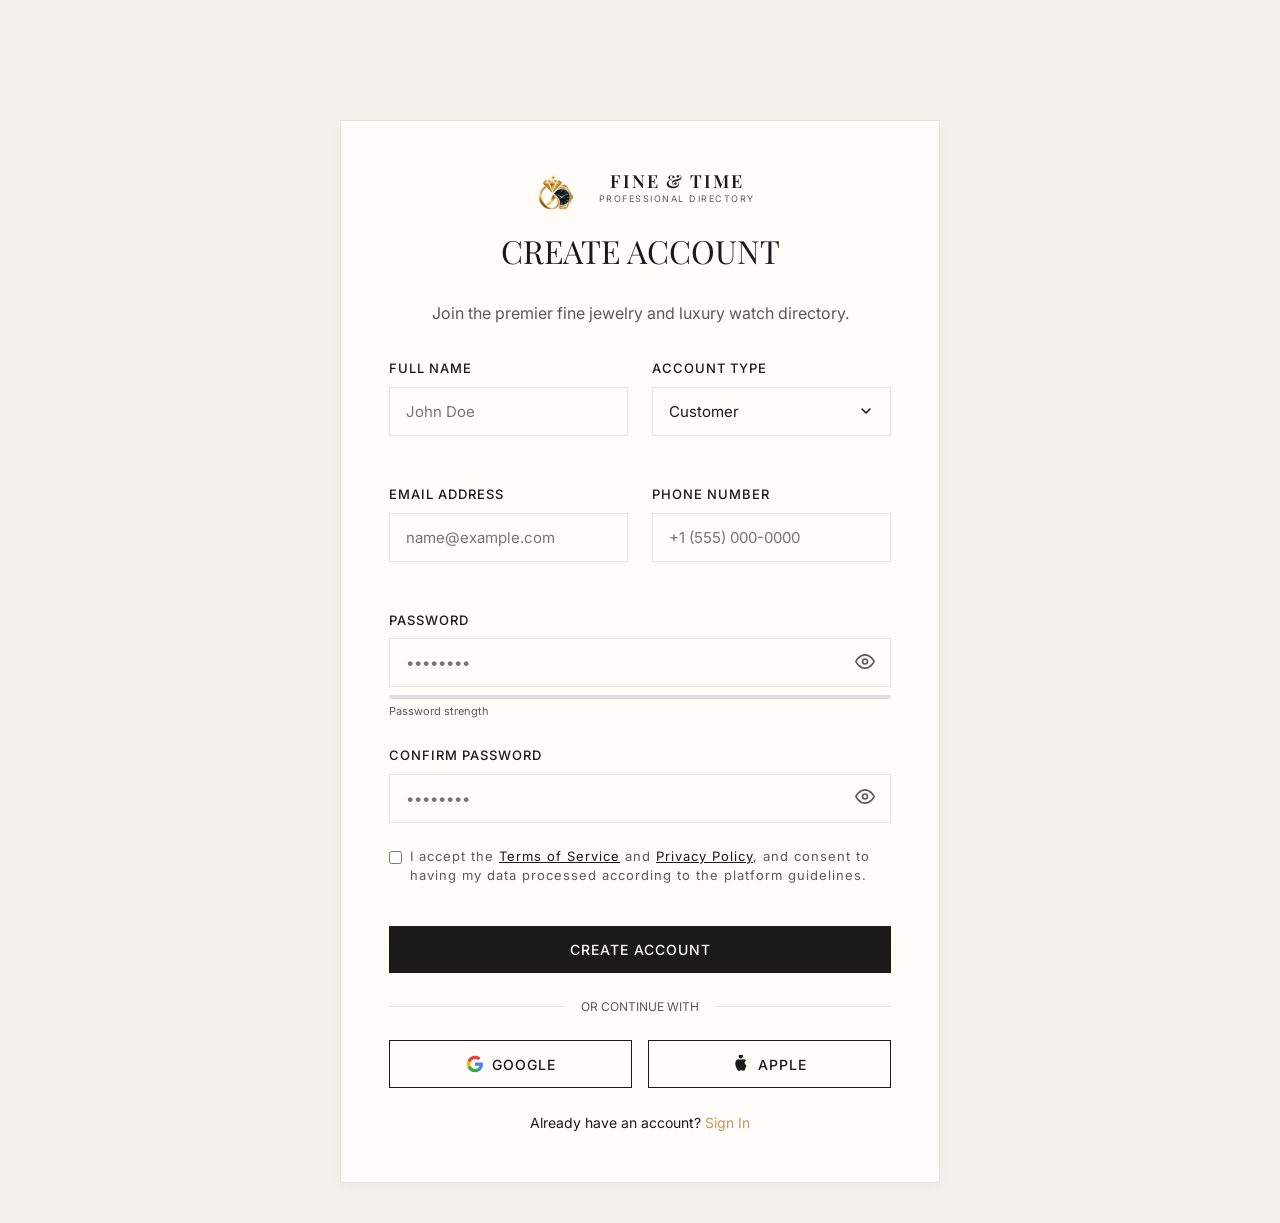
<file: register.html>
<!DOCTYPE html>
<html lang="en" data-theme="light">
<head>
  <meta charset="UTF-8">
  <meta name="viewport" content="width=device-width, initial-scale=1.0">
  <title>Create Account | Fine & Time</title>
  <meta name="description" content="Register an account on Fine & Time to save professionals, manage enquiries, or submit your own professional listing.">
  <link rel="stylesheet" href="styles.css">
  <link rel="icon" type="image/png" href="favicon.png">
</head>
<body>


  <!-- Register Form -->
  <div class="auth-wrapper">
    <div class="auth-box" style="max-width: 600px;">
      <div style="text-align: center; margin-bottom: 32px;">
        <a href="index.html" class="logo" style="justify-content: center; margin-bottom: 24px; text-decoration: none;">
  <img src="logo.png" alt="Fine Jewelry & Watches Directory" class="brand-logo-img">
  <div class="logo-text">
    <span class="logo-title">FINE & TIME</span>
    <span class="logo-desc">Professional Directory</span>
  </div>
</a>
        <h1>CREATE ACCOUNT</h1>
        <p style="color: var(--text-secondary);">Join the premier fine jewelry and luxury watch directory.</p>
      </div>

      <form id="register-form">
        <div class="form-row">
          <div class="form-group">
            <label>Full Name</label>
            <input type="text" class="form-control" required placeholder="John Doe">
          </div>
          <div class="form-group">
            <label>Account Type</label>
            <select class="form-control" required>
              <option value="customer">Customer</option>
              <option value="professional">Professional / Specialist</option>
              <option value="business">Business / Retailer</option>
            </select>
          </div>
        </div>

        <div class="form-row">
          <div class="form-group">
            <label>Email Address</label>
            <input type="email" class="form-control" required placeholder="name@example.com">
          </div>
          <div class="form-group">
            <label>Phone Number</label>
            <input type="tel" class="form-control" required placeholder="+1 (555) 000-0000">
          </div>
        </div>

        <div class="form-group">
          <label>Password</label>
          <div class="password-wrap">
            <input type="password" class="form-control" id="reg-pwd" required placeholder="••••••••">
            <button type="button" class="password-toggle">
              <svg xmlns="http://www.w3.org/2000/svg" width="20" height="20" viewBox="0 0 24 24" fill="none" stroke="currentColor" stroke-width="2" stroke-linecap="round" stroke-linejoin="round"><path d="M1 12s4-8 11-8 11 8 11 8-4 8-11 8-11-8-11-8z"></path><circle cx="12" cy="12" r="3"></circle></svg>
            </button>
          </div>
          <div style="height: 4px; background: #e0e0e0; margin-top: 8px; border-radius: 2px; overflow: hidden;">
            <div id="pwd-strength" style="height: 100%; width: 0%; transition: all 0.3s;"></div>
          </div>
          <p style="font-size: 11px; color: var(--text-secondary); margin-top: 4px;" id="pwd-text">Password strength</p>
        </div>

        <div class="form-group">
          <label>Confirm Password</label>
          <div class="password-wrap">
            <input type="password" class="form-control" id="reg-pwd-confirm" required placeholder="••••••••">
            <button type="button" class="password-toggle">
              <svg xmlns="http://www.w3.org/2000/svg" width="20" height="20" viewBox="0 0 24 24" fill="none" stroke="currentColor" stroke-width="2" stroke-linecap="round" stroke-linejoin="round"><path d="M1 12s4-8 11-8 11 8 11 8-4 8-11 8-11-8-11-8z"></path><circle cx="12" cy="12" r="3"></circle></svg>
            </button>
          </div>
          <p style="font-size: 12px; color: #d32f2f; margin-top: 4px; display: none;" id="pwd-match-error">Passwords do not match.</p>
        </div>

        <div class="form-group" style="display: flex; align-items: flex-start; gap: 8px; margin-top: 24px;">
          <input type="checkbox" id="terms" required style="accent-color: var(--accent-color); margin-top: 4px;">
          <label for="terms" style="margin-bottom: 0; text-transform: none; font-weight: 400; font-size: 13px; line-height: 1.5; color: var(--text-secondary);">
            I accept the <a href="#" style="color: var(--text-primary); text-decoration: underline;">Terms of Service</a> and <a href="#" style="color: var(--text-primary); text-decoration: underline;">Privacy Policy</a>, and consent to having my data processed according to the platform guidelines.
          </label>
        </div>

        <button type="submit" class="btn btn-primary" style="width: 100%; margin-top: 16px;">CREATE ACCOUNT</button>
        
        <div style="display: flex; align-items: center; margin: 24px 0;">
          <hr style="flex: 1; border: none; border-top: 1px solid var(--border-color);">
          <span style="padding: 0 16px; color: var(--text-secondary); font-size: 12px; text-transform: uppercase;">or continue with</span>
          <hr style="flex: 1; border: none; border-top: 1px solid var(--border-color);">
        </div>
        
        <div class="auth-social-buttons">
          <button type="button" class="btn btn-outline" style="flex: 1; display: flex; align-items: center; justify-content: center; gap: 8px;">
            <svg width="18" height="18" viewBox="0 0 24 24" fill="none" xmlns="http://www.w3.org/2000/svg">
              <path d="M22.56 12.25c0-.78-.07-1.53-.2-2.25H12v4.26h5.92c-.26 1.37-1.04 2.53-2.21 3.31v2.77h3.57c2.08-1.92 3.28-4.74 3.28-8.09z" fill="#4285F4"/>
              <path d="M12 23c2.97 0 5.46-.98 7.28-2.66l-3.57-2.77c-.98.66-2.23 1.06-3.71 1.06-2.86 0-5.29-1.93-6.16-4.53H2.18v2.84C3.99 20.53 7.7 23 12 23z" fill="#34A853"/>
              <path d="M5.84 14.09c-.22-.66-.35-1.36-.35-2.09s.13-1.43.35-2.09V7.07H2.18C1.43 8.55 1 10.22 1 12s.43 3.45 1.18 4.93l2.85-2.22.81-.62z" fill="#FBBC05"/>
              <path d="M12 5.38c1.62 0 3.06.56 4.21 1.64l3.15-3.15C17.45 2.09 14.97 1 12 1 7.7 1 3.99 3.47 2.18 7.07l3.66 2.84c.87-2.6 3.3-4.53 6.16-4.53z" fill="#EA4335"/>
            </svg>
            Google
          </button>
          <button type="button" class="btn btn-outline" style="flex: 1; display: flex; align-items: center; justify-content: center; gap: 8px;">
            <svg width="18" height="18" viewBox="0 0 24 24" fill="currentColor" xmlns="http://www.w3.org/2000/svg">
              <path d="M17.05 20.28c-.98.68-2.05.8-3.08.35-1.09-.46-2.09-.48-3.24 0-1.44.62-2.2.44-3.06-.35C2.79 13.25 3.51 5.98 9.05 5.7c1.3.06 2.22.61 2.96.61.7 0 1.94-.68 3.42-.58 1.54.12 2.65.65 3.43 1.56-2.92 1.6-2.45 5.51.52 6.64-1.01 2.53-2.31 5.17-2.33 6.35zm-2.43-16.71c.7-1.35.43-2.97-.67-4.04-1.28-1.21-2.94-1.33-4.03-.31-.83.77-1.41 2.39-.75 3.86.86 1.55 2.68 1.92 3.9 1.1 1.05-.72 1.15-1.57 1.55-2.61z"/>
            </svg>
            Apple
          </button>
        </div>
        
        <div class="auth-footer">
          Already have an account? <a href="login.html">Sign In</a>
        </div>
      </form>
    </div>
  </div>

  <script src="script.js"></script>
  <script>
    // Password Strength Indicator
    const pwdInput = document.getElementById('reg-pwd');
    const pwdStrength = document.getElementById('pwd-strength');
    const pwdText = document.getElementById('pwd-text');

    pwdInput.addEventListener('input', () => {
      const val = pwdInput.value;
      let strength = 0;
      if (val.length > 5) strength += 25;
      if (val.match(/[a-z]+/)) strength += 25;
      if (val.match(/[A-Z]+/)) strength += 25;
      if (val.match(/[0-9]+/) || val.match(/[$@#&!]+/)) strength += 25;

      pwdStrength.style.width = strength + '%';
      
      if (strength === 0) {
        pwdStrength.style.background = 'transparent';
        pwdText.innerText = 'Password strength';
      } else if (strength <= 25) {
        pwdStrength.style.background = '#d32f2f';
        pwdText.innerText = 'Weak';
      } else if (strength <= 50) {
        pwdStrength.style.background = '#f57c00';
        pwdText.innerText = 'Fair';
      } else if (strength <= 75) {
        pwdStrength.style.background = '#fbc02d';
        pwdText.innerText = 'Good';
      } else {
        pwdStrength.style.background = '#388e3c';
        pwdText.innerText = 'Strong';
      }
    });

    // Form Submit
    document.getElementById('register-form').addEventListener('submit', (e) => {
      e.preventDefault();
      const pwd = document.getElementById('reg-pwd').value;
      const confirm = document.getElementById('reg-pwd-confirm').value;
      const errorMsg = document.getElementById('pwd-match-error');
      
      if (pwd !== confirm) {
        errorMsg.style.display = 'block';
        return;
      }
      errorMsg.style.display = 'none';

      const btn = e.target.querySelector('button[type="submit"]');
      btn.innerText = 'CREATING ACCOUNT...';
      
      // Simulate network request
      setTimeout(() => {
        btn.innerText = 'ACCOUNT CREATED';
        btn.classList.add('btn-accent');
        
        setTimeout(() => {
          window.location.href = 'dashboard.html';
        }, 1000);
      }, 1500);
    });
  </script>
  <!-- Scroll to Top Button -->
  <button id="scroll-to-top" class="scroll-to-top" aria-label="Scroll to top">
    <svg xmlns="http://www.w3.org/2000/svg" width="24" height="24" viewBox="0 0 24 24" fill="none" stroke="currentColor" stroke-width="2" stroke-linecap="round" stroke-linejoin="round"><polyline points="18 15 12 9 6 15"></polyline></svg>
  </button>
</body>
</html>
</file>
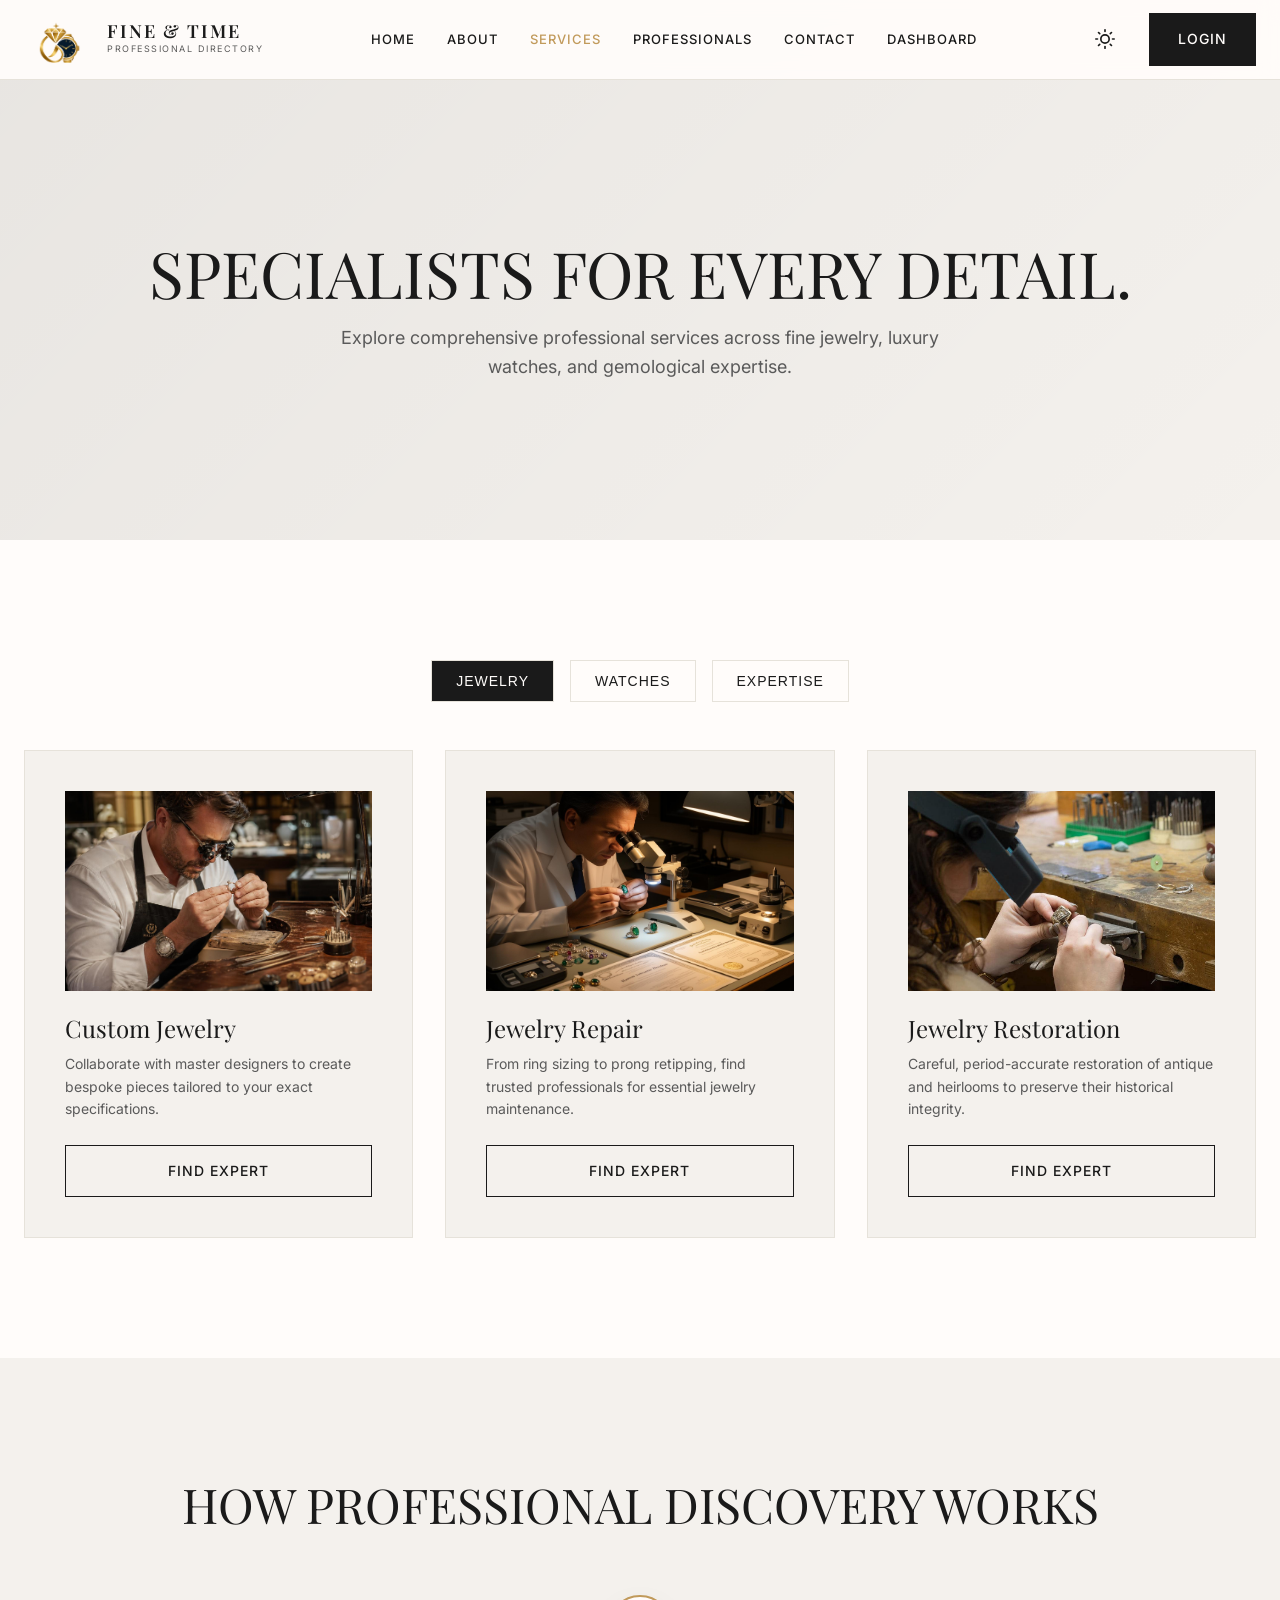
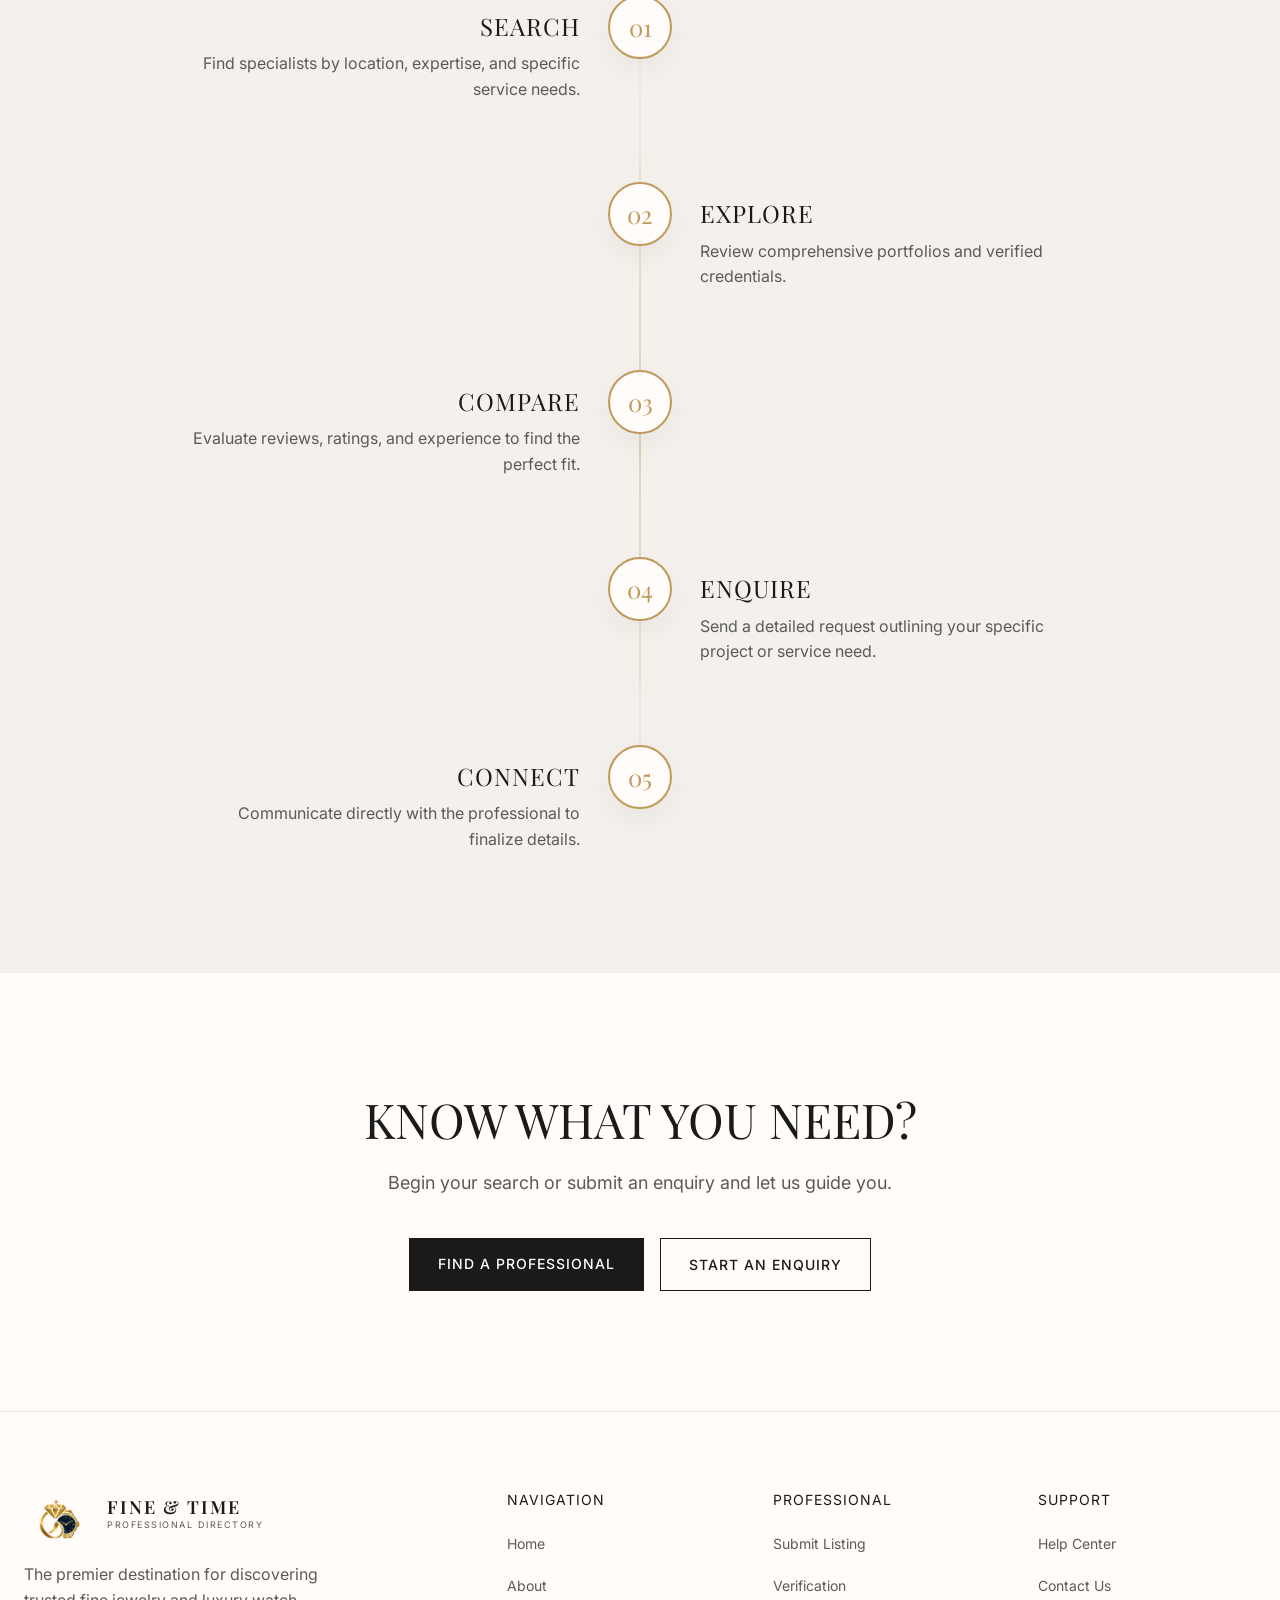
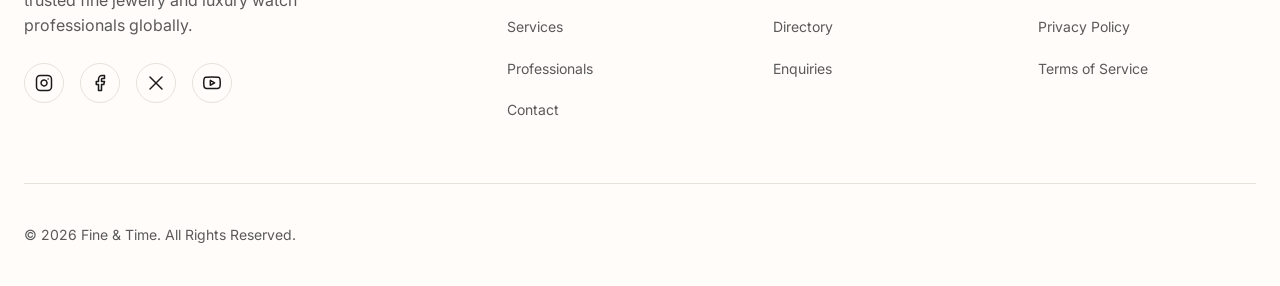
<file: services.html>
<!DOCTYPE html>
<html lang="en" data-theme="light">
<head>
  <meta charset="UTF-8">
  <meta name="viewport" content="width=device-width, initial-scale=1.0">
  <title>Jewelry & Watch Services | Fine & Time</title>
  <meta name="description" content="Explore professional services for fine jewelry and luxury watches, from custom design to horological restoration.">
  <link rel="stylesheet" href="styles.css">
  <link rel="icon" type="image/png" href="favicon.png">
</head>
<body>

  <!-- Navbar -->
  <nav class="navbar">
    <div class="container nav-container">
      <div class="nav-left">
        <a href="index.html" class="logo">
  <img src="logo.png" alt="Fine Jewelry & Watches Directory" class="brand-logo-img">
  <div class="logo-text">
    <span class="logo-title">FINE & TIME</span>
    <span class="logo-desc">Professional Directory</span>
  </div>
</a>
      </div>
      
      <div class="nav-center">
        <div class="nav-links">
          <a href="index.html">Home</a>
          <a href="about.html">About</a>
          <a href="services.html" class="active">Services</a>
          <a href="professionals.html">Professionals</a>
          <a href="contact.html">Contact</a>
          <a href="dashboard.html">Dashboard</a>
        </div>
      </div>
      
      <div class="nav-right">
        <button class="nav-icon theme-toggle" aria-label="Toggle Theme">
          <svg xmlns="http://www.w3.org/2000/svg" width="20" height="20" viewBox="0 0 24 24" fill="none" stroke="currentColor" stroke-width="2" stroke-linecap="round" stroke-linejoin="round"><circle cx="12" cy="12" r="5"></circle><line x1="12" y1="1" x2="12" y2="3"></line><line x1="12" y1="21" x2="12" y2="23"></line><line x1="4.22" y1="4.22" x2="5.64" y2="5.64"></line><line x1="18.36" y1="18.36" x2="19.78" y2="19.78"></line><line x1="1" y1="12" x2="3" y2="12"></line><line x1="21" y1="12" x2="23" y2="12"></line><line x1="4.22" y1="19.78" x2="5.64" y2="18.36"></line><line x1="18.36" y1="5.64" x2="19.78" y2="4.22"></line></svg>
        </button>
        <a href="login.html" class="btn btn-primary d-none-mobile">LOGIN</a>
        
        <button class="hamburger" aria-label="Menu">
          <span></span>
          <span></span>
          <span></span>
        </button>
      </div>
    </div>
  </nav>

  <!-- Mobile Drawer -->
  <div class="nav-drawer">
    <div class="drawer-header">
      <a href="index.html" class="logo">
  <img src="logo.png" alt="Fine Jewelry & Watches Directory" class="brand-logo-img">
  <div class="logo-text">
    <span class="logo-title">FINE & TIME</span>
    <span class="logo-desc">Professional Directory</span>
  </div>
</a>
      <button class="close-drawer">&times;</button>
    </div>
    <div class="drawer-links" style="align-items: center; text-align: center;">
      <a href="index.html">Home</a>
      <a href="about.html">About</a>
      <a href="services.html" class="active">Services</a>
      <a href="professionals.html">Professionals</a>
      <a href="contact.html">Contact</a>
      <a href="dashboard.html">Dashboard</a>
      
      <button class="nav-icon theme-toggle" aria-label="Toggle Theme" style="margin-top: 16px; background: none; border: none; color: var(--text-primary); cursor: pointer;">
        <svg xmlns="http://www.w3.org/2000/svg" width="24" height="24" viewBox="0 0 24 24" fill="none" stroke="currentColor" stroke-width="2" stroke-linecap="round" stroke-linejoin="round"><circle cx="12" cy="12" r="5"></circle><line x1="12" y1="1" x2="12" y2="3"></line><line x1="12" y1="21" x2="12" y2="23"></line><line x1="4.22" y1="4.22" x2="5.64" y2="5.64"></line><line x1="18.36" y1="18.36" x2="19.78" y2="19.78"></line><line x1="1" y1="12" x2="3" y2="12"></line><line x1="21" y1="12" x2="23" y2="12"></line><line x1="4.22" y1="19.78" x2="5.64" y2="18.36"></line><line x1="18.36" y1="5.64" x2="19.78" y2="4.22"></line></svg>
      </button>
    </div>
    <div class="drawer-footer" style="display: flex; justify-content: center; width: 100%;">
      <a href="login.html" class="btn btn-primary" style="width: 100%; max-width: 300px; text-align: center; justify-content: center;">LOGIN</a>
    </div>
  </div>
  <div class="overlay"></div>

  <!-- Global Search Overlay -->
  <div class="search-overlay" id="search-overlay">
    <div class="search-header">
      <div class="logo">
        <span class="logo-title">SEARCH</span>
      </div>
      <button class="modal-close">&times;</button>
    </div>
    <div class="search-input-wrap">
      <input type="text" placeholder="Search jewelry specialists, watchmakers..." autofocus>
    </div>
    <div class="search-results">
      <p style="color: var(--text-secondary); text-align: center;">Press Enter to search the directory.</p>
    </div>
  </div>

  <!-- SECTION 01: HERO (No image, solid secondary color) -->
  <section class="page-hero">
    <div class="page-hero-overlay"></div>
    <div class="container" style="position: relative; z-index: 2;">
      <h1>SPECIALISTS FOR EVERY DETAIL.</h1>
      <p>Explore comprehensive professional services across fine jewelry, luxury watches, and gemological expertise.</p>
    </div>
  </section>

  <!-- SECTION 02: SERVICE EXPLORER -->
  <section class="section">
    <div class="container">
      <div class="services-tabs">
        <button class="service-tab active" data-filter="jewelry">JEWELRY</button>
        <button class="service-tab" data-filter="watches">WATCHES</button>
        <button class="service-tab" data-filter="expertise">EXPERTISE</button>
      </div>
      
      <div class="services-grid" id="services-grid">
        <!-- JEWELRY SERVICES -->
        <div class="service-card" data-category="jewelry">
          <img src="images/image-42.png" alt="Custom Jewelry" style="width: 100%; height: 200px; object-fit: cover; margin-bottom: 24px;">
          <h3 style="font-size: 24px; margin-bottom: 12px;">Custom Jewelry</h3>
          <p style="color: var(--text-secondary); margin-bottom: 24px; font-size: 14px;">Collaborate with master designers to create bespoke pieces tailored to your exact specifications.</p>
          <a href="professionals.html?service=custom" class="btn btn-outline" style="width: 100%;">FIND EXPERT</a>
        </div>
        
        <div class="service-card" data-category="jewelry">
          <img src="images/image-41.png" alt="Jewelry Repair" style="width: 100%; height: 200px; object-fit: cover; margin-bottom: 24px;">
          <h3 style="font-size: 24px; margin-bottom: 12px;">Jewelry Repair</h3>
          <p style="color: var(--text-secondary); margin-bottom: 24px; font-size: 14px;">From ring sizing to prong retipping, find trusted professionals for essential jewelry maintenance.</p>
          <a href="professionals.html?service=repair" class="btn btn-outline" style="width: 100%;">FIND EXPERT</a>
        </div>
        
        <div class="service-card" data-category="jewelry">
          <img src="images/image-45.png" alt="Jewelry Restoration" style="width: 100%; height: 200px; object-fit: cover; margin-bottom: 24px;">
          <h3 style="font-size: 24px; margin-bottom: 12px;">Jewelry Restoration</h3>
          <p style="color: var(--text-secondary); margin-bottom: 24px; font-size: 14px;">Careful, period-accurate restoration of antique and heirlooms to preserve their historical integrity.</p>
          <a href="professionals.html?service=restoration" class="btn btn-outline" style="width: 100%;">FIND EXPERT</a>
        </div>
        
        <!-- WATCHES SERVICES (Hidden by default based on JS, but we show them and filter via JS) -->
        <div class="service-card" data-category="watches" style="display: none;">
          <img src="images/image-46.png" alt="Watch Servicing" style="width: 100%; height: 200px; object-fit: cover; margin-bottom: 24px;">
          <h3 style="font-size: 24px; margin-bottom: 12px;">Watch Servicing</h3>
          <p style="color: var(--text-secondary); margin-bottom: 24px; font-size: 14px;">Routine maintenance and complete overhaul for mechanical and automatic movements by certified horologists.</p>
          <a href="professionals.html?service=watch-servicing" class="btn btn-outline" style="width: 100%;">FIND EXPERT</a>
        </div>
        
        <div class="service-card" data-category="watches" style="display: none;">
          <img src="images/image-47.png" alt="Watch Repair" style="width: 100%; height: 200px; object-fit: cover; margin-bottom: 24px;">
          <h3 style="font-size: 24px; margin-bottom: 12px;">Watch Repair</h3>
          <p style="color: var(--text-secondary); margin-bottom: 24px; font-size: 14px;">Expert diagnosis and repair of damaged luxury timepieces, using authentic replacement parts.</p>
          <a href="professionals.html?service=watch-repair" class="btn btn-outline" style="width: 100%;">FIND EXPERT</a>
        </div>
        
        <div class="service-card" data-category="watches" style="display: none;">
          <img src="images/image-48.png" alt="Watch Authentication" style="width: 100%; height: 200px; object-fit: cover; margin-bottom: 24px;">
          <h3 style="font-size: 24px; margin-bottom: 12px;">Authentication</h3>
          <p style="color: var(--text-secondary); margin-bottom: 24px; font-size: 14px;">Independent verification of authenticity for pre-owned luxury watches to protect your investment.</p>
          <a href="professionals.html?service=watch-auth" class="btn btn-outline" style="width: 100%;">FIND EXPERT</a>
        </div>
        
        <!-- EXPERTISE SERVICES -->
        <div class="service-card" data-category="expertise" style="display: none;">
          <img src="images/image-10.png" alt="Gemology" style="width: 100%; height: 200px; object-fit: cover; margin-bottom: 24px;">
          <h3 style="font-size: 24px; margin-bottom: 12px;">Gemology</h3>
          <p style="color: var(--text-secondary); margin-bottom: 24px; font-size: 14px;">Detailed laboratory reports, gemstone identification, and grading by certified gemologists.</p>
          <a href="professionals.html?service=gemology" class="btn btn-outline" style="width: 100%;">FIND EXPERT</a>
        </div>
        
        <div class="service-card" data-category="expertise" style="display: none;">
          <img src="images/image-40.png" alt="Appraisal" style="width: 100%; height: 200px; object-fit: cover; margin-bottom: 24px;">
          <h3 style="font-size: 24px; margin-bottom: 12px;">Appraisal</h3>
          <p style="color: var(--text-secondary); margin-bottom: 24px; font-size: 14px;">Formal valuations for insurance, estate, and fair market purposes provided by accredited appraisers.</p>
          <a href="professionals.html?service=appraisal" class="btn btn-outline" style="width: 100%;">FIND EXPERT</a>
        </div>
        
        <div class="service-card" data-category="expertise" style="display: none;">
          <img src="images/image-39.png" alt="Antique Jewelry" style="width: 100%; height: 200px; object-fit: cover; margin-bottom: 24px;">
          <h3 style="font-size: 24px; margin-bottom: 12px;">Antique & Estate</h3>
          <p style="color: var(--text-secondary); margin-bottom: 24px; font-size: 14px;">Specialized consultation on acquiring, evaluating, and maintaining vintage and historical pieces.</p>
          <a href="professionals.html?service=estate" class="btn btn-outline" style="width: 100%;">FIND EXPERT</a>
        </div>
      </div>
    </div>
  </section>

  <!-- SECTION 03: HOW IT WORKS (Timeline) -->
  <section class="section" style="background: var(--bg-secondary);">
    <div class="container">
      <div class="section-header">
        <h2>HOW PROFESSIONAL DISCOVERY WORKS</h2>
      </div>
      <div class="process-timeline">
        <div class="process-step">
          <div class="step-number">01</div>
          <h4>SEARCH</h4>
          <p>Find specialists by location, expertise, and specific service needs.</p>
        </div>
        <div class="process-step">
          <div class="step-number">02</div>
          <h4>EXPLORE</h4>
          <p>Review comprehensive portfolios and verified credentials.</p>
        </div>
        <div class="process-step">
          <div class="step-number">03</div>
          <h4>COMPARE</h4>
          <p>Evaluate reviews, ratings, and experience to find the perfect fit.</p>
        </div>
        <div class="process-step">
          <div class="step-number">04</div>
          <h4>ENQUIRE</h4>
          <p>Send a detailed request outlining your specific project or service need.</p>
        </div>
        <div class="process-step">
          <div class="step-number">05</div>
          <h4>CONNECT</h4>
          <p>Communicate directly with the professional to finalize details.</p>
        </div>
      </div>
    </div>
  </section>

  <!-- SECTION 04: CTA -->
  <section class="section" style="text-align: center;">
    <div class="container">
      <h2 style="font-size: clamp(32px, 4vw, 48px); margin-bottom: 24px;">KNOW WHAT YOU NEED?</h2>
      <p style="font-size: 18px; color: var(--text-secondary); margin-bottom: 40px;">Begin your search or submit an enquiry and let us guide you.</p>
      <div style="display: flex; gap: 16px; justify-content: center; flex-wrap: wrap;">
        <a href="professionals.html" class="btn btn-primary">FIND A PROFESSIONAL</a>
        <button class="btn btn-outline trigger-enquiry">START AN ENQUIRY</button>
      </div>
    </div>
  </section>

  <!-- Footer -->
  <footer class="footer">
    <div class="container">
      <div class="footer-grid">
        <div class="footer-brand">
          <a href="index.html" class="logo" style="text-decoration: none; color: inherit;">
            <img src="logo.png" alt="Fine Jewelry & Watches Directory" class="brand-logo-img">
            <div class="logo-text">
              <span class="logo-title">FINE & TIME</span>
              <span class="logo-desc">Professional Directory</span>
            </div>
          </a>
          <p>The premier destination for discovering trusted fine jewelry and luxury watch professionals globally.</p>
          <div class="social-icons" style="margin-top: 24px;">
            <a href="#" aria-label="Instagram">
              <svg xmlns="http://www.w3.org/2000/svg" width="18" height="18" viewBox="0 0 24 24" fill="none" stroke="currentColor" stroke-width="2" stroke-linecap="round" stroke-linejoin="round"><rect x="2" y="2" width="20" height="20" rx="5" ry="5"></rect><path d="M16 11.37A4 4 0 1 1 12.63 8 4 4 0 0 1 16 11.37z"></path><line x1="17.5" y1="6.5" x2="17.51" y2="6.5"></line></svg>
            </a>
            <a href="#" aria-label="Facebook">
              <svg xmlns="http://www.w3.org/2000/svg" width="18" height="18" viewBox="0 0 24 24" fill="none" stroke="currentColor" stroke-width="2" stroke-linecap="round" stroke-linejoin="round"><path d="M18 2h-3a5 5 0 0 0-5 5v3H7v4h3v8h4v-8h3l1-4h-4V7a1 1 0 0 1 1-1h3z"></path></svg>
            </a>
            <a href="#" aria-label="X">
              <svg xmlns="http://www.w3.org/2000/svg" width="18" height="18" viewBox="0 0 24 24" fill="none" stroke="currentColor" stroke-width="2" stroke-linecap="round" stroke-linejoin="round"><line x1="4" y1="4" x2="20" y2="20"></line><line x1="20" y1="4" x2="4" y2="20"></line></svg>
            </a>
            <a href="#" aria-label="YouTube">
              <svg xmlns="http://www.w3.org/2000/svg" width="18" height="18" viewBox="0 0 24 24" fill="none" stroke="currentColor" stroke-width="2" stroke-linecap="round" stroke-linejoin="round"><path d="M22.54 6.42a2.78 2.78 0 0 0-1.94-2C18.88 4 12 4 12 4s-6.88 0-8.6.46a2.78 2.78 0 0 0-1.94 2A29 29 0 0 0 1 11.75a29 29 0 0 0 .46 5.33A2.78 2.78 0 0 0 3.4 19c1.72.46 8.6.46 8.6.46s6.88 0 8.6-.46a2.78 2.78 0 0 0 1.94-2 29 29 0 0 0 .46-5.25 29 29 0 0 0-.46-5.33z"></path><polygon points="9.75 15.02 15.5 11.75 9.75 8.48 9.75 15.02"></polygon></svg>
            </a>
          </div>
        </div>
        
        <div class="footer-links">
          <h4>Navigation</h4>
          <ul>
            <li><a href="index.html">Home</a></li>
            <li><a href="about.html">About</a></li>
            <li><a href="services.html">Services</a></li>
            <li><a href="professionals.html">Professionals</a></li>
            <li><a href="contact.html">Contact</a></li>
          </ul>
        </div>
        
        <div class="footer-links">
          <h4>Professional</h4>
          <ul>
            <li><a href="register.html">Submit Listing</a></li>
            <li><a href="#">Verification</a></li>
            <li><a href="professionals.html">Directory</a></li>
            <li><a href="dashboard.html">Enquiries</a></li>
          </ul>
        </div>
        
        <div class="footer-links">
          <h4>Support</h4>
          <ul>
            <li><a href="#">Help Center</a></li>
            <li><a href="contact.html">Contact Us</a></li>
            <li><a href="#">Privacy Policy</a></li>
            <li><a href="#">Terms of Service</a></li>
          </ul>
        </div>
      </div>
      
      <div class="footer-bottom">
        <div class="copyright">
          © 2026 Fine & Time. All Rights Reserved.
        </div>
      </div>
    </div>
  </footer>

  <!-- Global Enquiry Popup -->
  <div class="modal-overlay" id="enquiry-modal">
    <div class="modal-content">
      <button class="modal-close">&times;</button>
      <div class="modal-header">
        <h2>LET'S FIND THE RIGHT PROFESSIONAL</h2>
        <p>Submit your details and we will connect you with a verified specialist.</p>
      </div>
      <form id="enquiry-form">
        <!-- Form Fields -->
        <div style="display: grid; grid-template-columns: 1fr 1fr; gap: 16px;">
          <div class="form-group">
            <label>Full Name</label>
            <input type="text" class="form-control" required placeholder="John Doe">
          </div>
          <div class="form-group">
            <label>Email</label>
            <input type="email" class="form-control" required placeholder="john@example.com">
          </div>
        </div>
        <div style="display: grid; grid-template-columns: 1fr 1fr; gap: 16px;">
          <div class="form-group">
            <label>Phone</label>
            <input type="tel" class="form-control" placeholder="+1 (555) 000-0000">
          </div>
          <div class="form-group">
            <label>Service Type</label>
            <select class="form-control" required>
              <option value="" disabled selected>Select a Service</option>
              <option value="fine-jewelry">Fine Jewelry</option>
              <option value="luxury-watches">Luxury Watches</option>
              <option value="jewelry-repair">Jewelry Repair</option>
              <option value="watch-repair">Watch Repair</option>
              <option value="custom-jewelry">Custom Jewelry</option>
              <option value="gemology">Gemology</option>
              <option value="appraisal">Appraisal</option>
              <option value="authentication">Authentication</option>
              <option value="other">Other</option>
            </select>
          </div>
        </div>
        <div style="display: grid; grid-template-columns: 1fr 1fr; gap: 16px;">
          <div class="form-group">
            <label>Preferred Location</label>
            <input type="text" class="form-control" placeholder="City or Region">
          </div>
          <div class="form-group">
            <label>Preferred Date</label>
            <input type="date" class="form-control">
          </div>
        </div>
        <div class="form-group">
          <label>Specific Professional / Service (Optional)</label>
          <input type="text" class="form-control" placeholder="Name of specialist or detailed service">
        </div>
        <div class="form-group">
          <label>Message</label>
          <textarea class="form-control" required placeholder="Describe what you are looking for..."></textarea>
        </div>
        <div class="modal-actions">
          <button type="button" class="btn btn-outline btn-cancel">CANCEL</button>
          <button type="submit" class="btn btn-primary">SEND ENQUIRY</button>
        </div>
      </form>
    </div>
  </div>

  <script src="script.js"></script>
  <script>
    // Tab filtering logic
    document.querySelectorAll('.service-tab').forEach(tab => {
      tab.addEventListener('click', () => {
        document.querySelectorAll('.service-tab').forEach(t => t.classList.remove('active'));
        tab.classList.add('active');
        const filter = tab.getAttribute('data-filter');
        
        document.querySelectorAll('.service-card').forEach(card => {
          if (card.getAttribute('data-category') === filter) {
            card.style.display = 'flex';
          } else {
            card.style.display = 'none';
          }
        });
      });
    });
  </script>
  <!-- Scroll to Top Button -->
  <button id="scroll-to-top" class="scroll-to-top" aria-label="Scroll to top">
    <svg xmlns="http://www.w3.org/2000/svg" width="24" height="24" viewBox="0 0 24 24" fill="none" stroke="currentColor" stroke-width="2" stroke-linecap="round" stroke-linejoin="round"><polyline points="18 15 12 9 6 15"></polyline></svg>
  </button>
</body>
</html>
</file>
<file: styles.css>
@import url('https://fonts.googleapis.com/css2?family=Inter:wght@300;400;500;600&family=Playfair+Display:ital,wght@0,400;0,500;0,600;1,400&display=swap');

:root {
  --bg-primary: #FFFCFA; /* Warm White/Ivory */
  --bg-secondary: #F4F1ED;
  --text-primary: #1A1A1A; /* Charcoal */
  --text-secondary: #5A5A5A;
  --accent-color: #C19A5B; /* Champagne/Gold */
  --accent-hover: #A8864F;
  --border-color: #E6E2DA;
  --card-bg: #FFFFFF;
  --shadow-sm: 0 4px 12px rgba(0,0,0,0.03);
  --shadow-md: 0 12px 32px rgba(0,0,0,0.06);
  --shadow-lg: 0 24px 48px rgba(0,0,0,0.08);
  --header-height: 80px;
  
  --font-primary: 'Inter', sans-serif;
  --font-heading: 'Playfair Display', serif;
  
  --radius-sm: 4px;
  --radius-md: 8px;
  --radius-lg: 12px;
  
  --transition: all 0.4s cubic-bezier(0.16, 1, 0.3, 1);
}

[data-theme="dark"] {
  --bg-primary: #0F0F11; /* Deep charcoal/Black */
  --bg-secondary: #171719;
  --text-primary: #F5F5F0; /* Ivory */
  --text-secondary: #A3A3A3;
  --accent-color: #D4AF37;
  --accent-hover: #E5C359;
  --border-color: #262629;
  --card-bg: #141416;
  --shadow-sm: 0 4px 12px rgba(0,0,0,0.2);
  --shadow-md: 0 12px 32px rgba(0,0,0,0.4);
  --shadow-lg: 0 24px 48px rgba(0,0,0,0.5);
}

/* RTL Support */
html[dir="rtl"] {
  --direction: rtl;
}

* {
  margin: 0;
  padding: 0;
  box-sizing: border-box;
}

html {
  scroll-behavior: smooth;
}

body {
  font-family: var(--font-primary);
  background-color: var(--bg-primary);
  color: var(--text-primary);
  line-height: 1.6;
  transition: background-color 0.3s ease, color 0.3s ease;
  overflow-x: hidden;
  -webkit-font-smoothing: antialiased;
}

/* Typography */
h1, h2, h3, h4, h5, h6 {
  font-family: var(--font-heading);
  font-weight: 400;
  line-height: 1.1;
  color: var(--text-primary);
}

a {
  text-decoration: none;
  color: inherit;
  transition: var(--transition);
}

ul {
  list-style: none;
}

/* Layout */
.container {
  width: 100%;
  max-width: 1440px;
  margin: 0 auto;
  padding: 0 24px;
}
.section {
  padding: 120px 0;
}
.section-sm {
  padding: 80px 0;
}

/* Buttons */
.btn {
  display: inline-flex;
  align-items: center;
  justify-content: center;
  padding: 14px 28px;
  font-family: var(--font-primary);
  font-size: 14px;
  font-weight: 500;
  letter-spacing: 1px;
  text-transform: uppercase;
  border: 1px solid transparent;
  cursor: pointer;
  transition: var(--transition);
  border-radius: 0;
}

.btn-primary {
  background-color: var(--text-primary);
  color: var(--bg-primary);
}
.btn-primary:hover {
  background-color: var(--accent-color);
  color: #fff;
}

.btn-outline {
  background-color: transparent;
  border-color: var(--text-primary);
  color: var(--text-primary);
}
.btn-outline:hover {
  background-color: var(--text-primary);
  color: var(--bg-primary);
}

.btn-accent {
  background-color: var(--accent-color);
  color: #fff;
}
.btn-accent:hover {
  background-color: var(--accent-hover);
}

/* Navbar */
.navbar {
  position: fixed;
  top: 0;
  width: 100%;
  height: var(--header-height);
  background: rgba(255, 252, 250, 0.95);
  backdrop-filter: blur(10px);
  border-bottom: 1px solid var(--border-color);
  z-index: 1000;
  display: flex;
  align-items: center;
  transition: var(--transition);
}
[data-theme="dark"] .navbar {
  background: rgba(15, 15, 17, 0.95);
}

.nav-container {
  display: flex;
  justify-content: space-between;
  align-items: center;
  width: 100%;
}

.nav-left, .nav-right {
  display: flex;
  align-items: center;
  gap: 24px;
}
.nav-center {
  display: flex;
  align-items: center;
  gap: 32px;
}

.logo {
  display: flex;
  align-items: center;
  gap: 12px;
}
.brand-logo-img {
  --logo-h: 75px;
  height: var(--logo-h);
  width: calc(var(--logo-h) * 0.95);
  object-fit: cover;
  object-position: center top;
  clip-path: inset(0 0 38% 0);
  margin-bottom: calc(var(--logo-h) * -0.38);
}
.dashboard-sidebar .brand-logo-img {
  --logo-h: 65px;
}
.footer-brand .brand-logo-img {
  --logo-h: 75px;
}
.auth-box .brand-logo-img {
  --logo-h: 65px;
}
.logo-text {
  display: flex;
  flex-direction: column;
  white-space: nowrap;
}
.logo-title {
  font-family: var(--font-heading);
  font-size: 18px;
  font-weight: 600;
  letter-spacing: 2px;
  line-height: 1;
}
.logo-desc {
  font-size: 9px;
  text-transform: uppercase;
  letter-spacing: 1.5px;
  color: var(--text-secondary);
  margin-top: 2px;
}

.nav-links {
  display: flex;
  gap: 32px;
}

.nav-links a {
  font-size: 13px;
  font-weight: 500;
  text-transform: uppercase;
  letter-spacing: 1px;
}
.nav-links a:hover, .nav-links a.active {
  color: var(--accent-color);
}

.nav-icon {
  background: none;
  border: none;
  color: var(--text-primary);
  cursor: pointer;
  display: flex;
  align-items: center;
  justify-content: center;
  width: 40px;
  height: 40px;
  transition: var(--transition);
}
.nav-icon:hover {
  color: var(--accent-color);
}

.hamburger {
  display: none;
  flex-direction: column;
  justify-content: space-between;
  width: 24px;
  height: 16px;
  background: transparent;
  border: none;
  cursor: pointer;
}
.hamburger span {
  width: 100%;
  height: 2px;
  background-color: var(--text-primary);
  transition: var(--transition);
}

/* Mobile Drawer */
.nav-drawer {
  position: fixed;
  top: 0;
  right: -100%;
  width: 100%;
  max-width: 400px;
  height: 100vh;
  background: var(--bg-primary);
  z-index: 1001;
  transition: right 0.4s cubic-bezier(0.16, 1, 0.3, 1);
  box-shadow: var(--shadow-lg);
  display: flex;
  flex-direction: column;
  padding: 40px;
}
html[dir="rtl"] .nav-drawer {
  right: auto;
  left: -100%;
  transition: left 0.4s cubic-bezier(0.16, 1, 0.3, 1);
}
.nav-drawer.open {
  right: 0;
}
html[dir="rtl"] .nav-drawer.open {
  left: 0;
}
.drawer-header {
  display: flex;
  justify-content: space-between;
  align-items: center;
  margin-bottom: 60px;
}
.close-drawer {
  background: none;
  border: none;
  font-size: 32px;
  color: var(--text-primary);
  cursor: pointer;
}
.drawer-links {
  display: flex;
  flex-direction: column;
  gap: 24px;
  align-items: center;
  margin-bottom: 40px;
}
.drawer-links a {
  font-family: var(--font-heading);
  font-size: 24px;
  transition: color 0.3s ease;
}
.drawer-links a:hover,
.drawer-links a.active {
  color: var(--accent-color);
}
.drawer-footer {
  display: flex;
  flex-direction: column;
  gap: 20px;
  align-items: center;
}
.overlay {
  position: fixed;
  top: 0;
  left: 0;
  width: 100%;
  height: 100vh;
  background: rgba(0,0,0,0.5);
  z-index: 1000;
  opacity: 0;
  pointer-events: none;
  transition: opacity 0.4s;
}
.overlay.active {
  opacity: 1;
  pointer-events: all;
}

/* Search Overlay */
.search-overlay {
  position: fixed;
  top: 0;
  left: 0;
  width: 100%;
  height: 100vh;
  background: var(--bg-primary);
  z-index: 2000;
  display: flex;
  flex-direction: column;
  padding: 40px;
  opacity: 0;
  pointer-events: none;
  transition: opacity 0.4s ease;
}
.search-overlay.active {
  opacity: 1;
  pointer-events: all;
}
.search-header {
  display: flex;
  justify-content: space-between;
  align-items: center;
  margin-bottom: 48px;
}
.search-input-wrap {
  position: relative;
  max-width: 800px;
  margin: 0 auto;
  width: 100%;
}
.search-input-wrap input {
  width: 100%;
  padding: 24px 0;
  font-size: 32px;
  font-family: var(--font-heading);
  background: transparent;
  border: none;
  border-bottom: 2px solid var(--text-primary);
  color: var(--text-primary);
  outline: none;
}
.search-results {
  max-width: 800px;
  margin: 40px auto 0;
  width: 100%;
}

/* Home Hero Section */
.hero {
  position: relative;
  height: 100vh;
  min-height: 700px;
  display: flex;
  align-items: center;
  justify-content: center;
  overflow: hidden;
  background-color: var(--bg-secondary);
}
.hero-bg {
  position: absolute;
  top: 0;
  left: 0;
  width: 100%;
  height: 100%;
  background-size: cover;
  background-position: center;
  z-index: 1;
  transition: transform 10s linear;
}
.hero:hover .hero-bg {
  transform: scale(1.05);
}
.hero-overlay {
  position: absolute;
  top: 0;
  left: 0;
  width: 100%;
  height: 100%;
  background: linear-gradient(to bottom, rgba(0,0,0,0.3), rgba(0,0,0,0.7));
  z-index: 2;
}
.hero-content {
  position: relative;
  z-index: 3;
  text-align: center;
  color: #fff;
  max-width: 800px;
  padding: 0 24px;
  margin-top: var(--header-height);
}
.hero-content h1 {
  font-size: clamp(40px, 6vw, 72px);
  margin-bottom: 24px;
  color: #fff;
}
.hero-content p {
  font-size: 18px;
  margin-bottom: 40px;
  color: rgba(255,255,255,0.9);
}
.hero-actions {
  display: flex;
  gap: 16px;
  justify-content: center;
  margin-bottom: 48px;
}
.hero-actions .btn-outline {
  border-color: #fff;
  color: #fff;
}
.hero-actions .btn-outline:hover {
  background: #fff;
  color: #000;
}
.hero-search {
  background: rgba(255,255,255,0.1);
  backdrop-filter: blur(10px);
  border: 1px solid rgba(255,255,255,0.2);
  padding: 8px;
  display: flex;
  gap: 8px;
  border-radius: 4px;
  max-width: 600px;
  margin: 0 auto;
}
.hero-search input {
  background: transparent;
  border: none;
  color: #fff;
  padding: 12px 16px;
  flex: 1;
  outline: none;
}
.hero-search .location-input {
  max-width: 150px;
}
.hero-search-divider {
  width: 1px;
  background: rgba(255,255,255,0.2);
  margin: 8px 0;
}
.hero-search input::placeholder {
  color: rgba(255,255,255,0.7);
}
.hero-search .search-btn {
  background: var(--accent-color);
  color: #fff;
  border: none;
  padding: 0 24px;
  cursor: pointer;
  text-transform: uppercase;
  font-size: 13px;
  font-weight: 500;
  letter-spacing: 1px;
}

/* Secondary Hero Section */
.page-hero {
  position: relative;
  height: 60vh;
  min-height: 400px;
  display: flex;
  align-items: center;
  justify-content: center;
  background-color: var(--bg-secondary);
  text-align: center;
  padding-top: var(--header-height);
  overflow: hidden;
}
.page-hero-overlay {
  position: absolute;
  top: 0;
  left: 0;
  width: 100%;
  height: 100%;
  background: linear-gradient(135deg, rgba(0,0,0,0.05), transparent);
  pointer-events: none;
}
[data-theme="dark"] .page-hero-overlay {
  background: linear-gradient(135deg, rgba(255,255,255,0.02), transparent);
}
.page-hero h1 {
  font-size: clamp(36px, 5vw, 64px);
  margin-bottom: 16px;
  position: relative;
  z-index: 1;
}
.page-hero p {
  font-size: 18px;
  color: var(--text-secondary);
  max-width: 600px;
  margin: 0 auto;
  position: relative;
  z-index: 1;
}

/* Section Header */
.section-header {
  margin-bottom: 64px;
  text-align: center;
}
.section-header h2 {
  font-size: clamp(32px, 4vw, 48px);
  margin-bottom: 16px;
}

/* Discover Categories (Asymmetric) */
.discover-grid {
  display: grid;
  grid-template-columns: repeat(12, 1fr);
  gap: 24px;
}
.discover-item {
  position: relative;
  overflow: hidden;
  height: 400px;
  background: var(--card-bg);
  cursor: pointer;
}
.discover-item:hover .discover-img {
  transform: scale(1.05);
}
.discover-item:hover .discover-overlay {
  opacity: 1;
}
.discover-img {
  width: 100%;
  height: 100%;
  object-fit: cover;
  transition: transform 0.8s cubic-bezier(0.16, 1, 0.3, 1);
}
.discover-info {
  position: absolute;
  bottom: 32px;
  left: 32px;
  right: 32px;
  z-index: 2;
  color: #fff;
}
.discover-info h3 {
  font-size: 28px;
  color: #fff;
  margin-bottom: 8px;
}
.discover-number {
  position: absolute;
  top: 32px;
  right: 32px;
  font-family: var(--font-heading);
  font-size: 18px;
  color: rgba(255,255,255,0.7);
  z-index: 2;
}
.discover-overlay {
  position: absolute;
  top: 0;
  left: 0;
  width: 100%;
  height: 100%;
  background: linear-gradient(to top, rgba(0,0,0,0.8), rgba(0,0,0,0.2));
  opacity: 0.8;
  transition: opacity 0.4s ease;
  z-index: 1;
}
.discover-hover-content {
  opacity: 0;
  transform: translateY(20px);
  transition: all 0.4s ease;
  margin-top: 16px;
}
.discover-item:hover .discover-hover-content {
  opacity: 1;
  transform: translateY(0);
}
.item-large { grid-column: span 8; }
.item-small { grid-column: span 4; }

/* Professionals Cards */
.prof-grid {
  display: grid;
  grid-template-columns: repeat(4, 1fr);
  gap: 32px;
}
.prof-card {
  background: var(--card-bg);
  border: 1px solid var(--border-color);
  transition: var(--transition);
  display: flex;
  flex-direction: column;
}
.prof-card:hover {
  transform: translateY(-8px);
  box-shadow: var(--shadow-md);
}
.prof-img-wrap {
  position: relative;
  padding-top: 120%; /* Portrait */
  overflow: hidden;
}
.prof-img {
  position: absolute;
  top: 0;
  left: 0;
  width: 100%;
  height: 100%;
  object-fit: cover;
  transition: transform 0.6s ease;
}
.prof-card:hover .prof-img {
  transform: scale(1.03);
}
.badge-verified {
  position: absolute;
  top: 16px;
  right: 16px;
  background: var(--bg-primary);
  color: var(--text-primary);
  padding: 6px 12px;
  font-size: 11px;
  font-weight: 600;
  text-transform: uppercase;
  letter-spacing: 1px;
  display: flex;
  align-items: center;
  gap: 6px;
  box-shadow: var(--shadow-sm);
}
.badge-verified svg {
  width: 12px;
  height: 12px;
  fill: var(--accent-color);
}
.prof-info {
  padding: 24px;
  flex: 1;
  display: flex;
  flex-direction: column;
}
.prof-name {
  font-size: 22px;
  margin-bottom: 4px;
}
.prof-title {
  color: var(--accent-color);
  font-size: 13px;
  text-transform: uppercase;
  letter-spacing: 1px;
  margin-bottom: 16px;
}
.prof-meta {
  display: flex;
  flex-wrap: wrap;
  gap: 12px;
  font-size: 13px;
  color: var(--text-secondary);
  margin-bottom: 16px;
}
.prof-meta span {
  display: flex;
  align-items: center;
  gap: 4px;
}
.prof-desc {
  font-size: 14px;
  color: var(--text-secondary);
  margin-bottom: 24px;
  flex: 1;
}
.prof-actions {
  display: flex;
  gap: 12px;
  margin-top: auto;
}
.prof-actions .btn {
  flex: 1;
  padding: 10px;
  font-size: 12px;
}

/* Service Explorer (Interactive) */
.service-explorer {
  display: flex;
  gap: 48px;
  min-height: 500px;
}
.service-list {
  flex: 1;
  display: flex;
  flex-direction: column;
}
.service-item {
  padding: 24px 0;
  border-bottom: 1px solid var(--border-color);
  cursor: pointer;
  display: flex;
  justify-content: space-between;
  align-items: center;
  transition: var(--transition);
}
.service-item h3 {
  font-size: 28px;
  transition: var(--transition);
}
.service-item:hover h3, .service-item.active h3 {
  color: var(--accent-color);
  transform: translateX(10px);
}
html[dir="rtl"] .service-item:hover h3, html[dir="rtl"] .service-item.active h3 {
  transform: translateX(-10px);
}
.service-display {
  flex: 1;
  position: relative;
  background: var(--bg-secondary);
  overflow: hidden;
}
.service-display img {
  position: absolute;
  top: 0;
  left: 0;
  width: 100%;
  height: 100%;
  object-fit: cover;
  opacity: 0;
  transition: opacity 0.5s ease, transform 0.5s ease;
  transform: scale(1.05);
}
.service-display img.active {
  opacity: 1;
  transform: scale(1);
}
.service-display-content {
  position: absolute;
  bottom: 0;
  left: 0;
  width: 100%;
  padding: 40px;
  background: linear-gradient(to top, rgba(0,0,0,0.8), transparent);
  color: #fff;
  z-index: 2;
  opacity: 0;
  transform: translateY(20px);
  transition: all 0.4s ease 0.2s;
}
.service-display-content.active {
  opacity: 1;
  transform: translateY(0);
}
.service-display-content h4 {
  color: #fff;
  font-size: 24px;
  margin-bottom: 12px;
}
.service-display-content p {
  color: rgba(255,255,255,0.9);
  margin-bottom: 24px;
}

/* Trust Section */
.trust-section {
  background: var(--bg-secondary);
}
.trust-content {
  display: grid;
  grid-template-columns: 1fr 1fr;
  gap: 64px;
  align-items: center;
}
.trust-img {
  position: relative;
  height: 600px;
}
.trust-img img {
  width: 100%;
  height: 100%;
  object-fit: cover;
}
.trust-text h2 {
  font-size: clamp(32px, 4vw, 48px);
  margin-bottom: 24px;
}
.trust-text p {
  font-size: 16px;
  color: var(--text-secondary);
  margin-bottom: 32px;
}
.trust-stats {
  display: grid;
  grid-template-columns: 1fr 1fr;
  gap: 32px;
}
.stat-item h4 {
  font-size: 48px;
  color: var(--accent-color);
  margin-bottom: 8px;
  font-family: var(--font-heading);
}
.stat-item p {
  font-size: 14px;
  text-transform: uppercase;
  letter-spacing: 1px;
}

/* Final CTA */
.final-cta {
  position: relative;
  padding: 160px 24px;
  text-align: center;
  color: #fff;
  overflow: hidden;
}
.final-cta-bg {
  position: absolute;
  top: 0;
  left: 0;
  width: 100%;
  height: 100%;
  background-size: cover;
  background-position: center 40%;
  background-repeat: no-repeat;
  z-index: 1;
}
.final-cta-overlay {
  position: absolute;
  top: 0;
  left: 0;
  width: 100%;
  height: 100%;
  background: rgba(0,0,0,0.6);
  z-index: 2;
}
.final-cta-content {
  position: relative;
  z-index: 3;
  max-width: 800px;
  margin: 0 auto;
}
.final-cta-content h2 {
  font-size: clamp(36px, 4vw, 56px);
  color: #fff;
  margin-bottom: 24px;
}
.final-cta-content p {
  font-size: 18px;
  margin-bottom: 40px;
  color: rgba(255,255,255,0.9);
}
.final-cta-actions {
  display: flex;
  gap: 16px;
  justify-content: center;
}
.final-cta-actions .btn-outline {
  border-color: #fff;
  color: #fff;
}
.final-cta-actions .btn-outline:hover {
  background: #fff;
  color: #000;
}

/* Footer */
.footer {
  background: var(--bg-primary);
  border-top: 1px solid var(--border-color);
  padding: 80px 0 40px;
}
.footer-grid {
  display: grid;
  grid-template-columns: 2fr 1fr 1fr 1fr;
  gap: 48px;
  margin-bottom: 60px;
}
.footer-brand p {
  color: var(--text-secondary);
  margin-top: 24px;
  max-width: 300px;
}
.footer-links h4 {
  font-family: var(--font-primary);
  font-size: 14px;
  text-transform: uppercase;
  letter-spacing: 1px;
  margin-bottom: 24px;
  color: var(--text-primary);
}
.footer-links ul {
  display: flex;
  flex-direction: column;
  gap: 16px;
}
.footer-links a {
  color: var(--text-secondary);
  font-size: 14px;
}
.footer-links a:hover {
  color: var(--accent-color);
}
.footer-bottom {
  display: flex;
  justify-content: space-between;
  align-items: center;
  padding-top: 40px;
  border-top: 1px solid var(--border-color);
  color: var(--text-secondary);
  font-size: 14px;
}
.social-icons {
  display: flex;
  gap: 16px;
}
.social-icons a {
  display: flex;
  align-items: center;
  justify-content: center;
  width: 40px;
  height: 40px;
  border: 1px solid var(--border-color);
  border-radius: 50%;
  color: var(--text-primary);
  transition: var(--transition);
}
.social-icons a:hover {
  background: var(--text-primary);
  color: var(--bg-primary);
}

/* Global Modal */
.modal-overlay {
  position: fixed;
  top: 0;
  left: 0;
  width: 100%;
  height: 100vh;
  background: rgba(0,0,0,0.6);
  backdrop-filter: blur(8px);
  z-index: 2000;
  display: flex;
  align-items: center;
  justify-content: center;
  opacity: 0;
  pointer-events: none;
  transition: opacity 0.4s ease;
  padding: 24px;
}
.modal-overlay.active {
  opacity: 1;
  pointer-events: all;
}
.modal-content {
  background: var(--bg-primary);
  width: 100%;
  max-width: 600px;
  max-height: calc(100svh - 48px);
  overflow-y: auto;
  position: relative;
  transform: scale(0.95) translateY(20px);
  transition: all 0.4s cubic-bezier(0.16, 1, 0.3, 1);
  padding: 48px;
  border: 1px solid var(--border-color);
  box-shadow: var(--shadow-lg);
}
.modal-overlay.active .modal-content {
  transform: scale(1) translateY(0);
}
.modal-close {
  position: absolute;
  top: 24px;
  right: 24px;
  background: none;
  border: none;
  font-size: 24px;
  color: var(--text-primary);
  cursor: pointer;
}
html[dir="rtl"] .modal-close {
  right: auto;
  left: 24px;
}
.modal-header h2 {
  font-size: 28px;
  margin-bottom: 8px;
}
.modal-header p {
  color: var(--text-secondary);
  margin-bottom: 32px;
}
.form-group {
  margin-bottom: 24px;
}
.form-group label {
  display: block;
  font-size: 13px;
  font-weight: 500;
  text-transform: uppercase;
  letter-spacing: 1px;
  margin-bottom: 8px;
}
.form-control {
  width: 100%;
  padding: 14px 16px;
  background: transparent;
  border: 1px solid var(--border-color);
  color: var(--text-primary);
  font-family: var(--font-primary);
  font-size: 15px;
  outline: none;
  transition: border-color 0.3s;
}
.form-control:focus {
  border-color: var(--accent-color);
}
select.form-control {
  appearance: none;
  background-image: url("data:image/svg+xml;charset=UTF-8,%3csvg xmlns='http://www.w3.org/2000/svg' viewBox='0 0 24 24' fill='none' stroke='currentColor' stroke-width='2' stroke-linecap='round' stroke-linejoin='round'%3e%3cpolyline points='6 9 12 15 18 9'%3e%3c/polyline%3e%3c/svg%3e");
  background-repeat: no-repeat;
  background-position: right 16px center;
  background-size: 16px;
}
[data-theme="dark"] select.form-control {
  background-image: url("data:image/svg+xml;charset=UTF-8,%3csvg xmlns='http://www.w3.org/2000/svg' viewBox='0 0 24 24' fill='none' stroke='%23F5F5F0' stroke-width='2' stroke-linecap='round' stroke-linejoin='round'%3e%3cpolyline points='6 9 12 15 18 9'%3e%3c/polyline%3e%3c/svg%3e");
}
select.form-control option {
  color: #1A1A1A;
  background: #FFFFFF;
}
html[dir="rtl"] select.form-control {
  background-position: left 16px center;
}
textarea.form-control {
  resize: vertical;
  min-height: 120px;
}
.modal-actions {
  display: flex;
  gap: 16px;
  margin-top: 32px;
}
.modal-actions .btn {
  flex: 1;
}

/* Auth Pages */
.auth-wrapper {
  min-height: 100vh;
  display: flex;
  align-items: center;
  justify-content: center;
  padding: calc(var(--header-height) + 40px) 24px 40px;
  background: var(--bg-secondary);
}
.auth-box {
  background: var(--bg-primary);
  width: 100%;
  max-width: 500px;
  padding: 48px;
  border: 1px solid var(--border-color);
  box-shadow: var(--shadow-sm);
}
.auth-box h1 {
  font-size: 32px;
  margin-bottom: 32px;
  text-align: center;
}
.auth-social-buttons {
  display: flex;
  gap: 16px;
  margin-bottom: 24px;
}
.password-wrap {
  position: relative;
}
.password-toggle {
  position: absolute;
  top: 50%;
  right: 16px;
  transform: translateY(-50%);
  background: none;
  border: none;
  color: var(--text-secondary);
  cursor: pointer;
}
html[dir="rtl"] .password-toggle {
  right: auto;
  left: 16px;
}
.auth-footer {
  margin-top: 24px;
  text-align: center;
  font-size: 14px;
}
.auth-footer a {
  color: var(--accent-color);
}

/* Dashboard Layout */
.dash-mobile-header { display: none; }
.dashboard-layout {
  display: flex;
  min-height: 100vh;
  background: var(--bg-secondary);
}
.dashboard-sidebar {
  width: 280px;
  background: var(--bg-primary);
  border-right: 1px solid var(--border-color);
  padding: 32px 0;
  height: 100vh;
  position: sticky;
  top: 0;
  overflow-y: auto;
}
html[dir="rtl"] .dashboard-sidebar {
  border-right: none;
  border-left: 1px solid var(--border-color);
}
.sidebar-nav {
  display: flex;
  flex-direction: column;
}
.sidebar-nav a {
  display: flex;
  align-items: center;
  gap: 12px;
  padding: 16px 32px;
  color: var(--text-secondary);
  font-weight: 500;
}
.sidebar-nav a:hover, .sidebar-nav a.active {
  background: var(--bg-secondary);
  color: var(--accent-color);
  border-left: 3px solid var(--accent-color);
}
html[dir="rtl"] .sidebar-nav a:hover, html[dir="rtl"] .sidebar-nav a.active {
  border-left: none;
  border-right: 3px solid var(--accent-color);
}
.dashboard-main {
  flex: 1;
  padding: 48px;
}
.dash-header {
  margin-bottom: 40px;
}
.dash-header h2 {
  font-size: 32px;
  margin-bottom: 8px;
}
.dash-grid {
  display: grid;
  grid-template-columns: repeat(3, 1fr);
  gap: 24px;
  margin-bottom: 40px;
}
.dash-card {
  background: var(--bg-primary);
  padding: 24px;
  border: 1px solid var(--border-color);
}
.dash-card h4 {
  font-size: 14px;
  color: var(--text-secondary);
  text-transform: uppercase;
  margin-bottom: 16px;
  font-family: var(--font-primary);
}
.dash-value {
  font-size: 36px;
  font-family: var(--font-heading);
}
.search-item {
  padding: 24px;
  border-bottom: 1px solid var(--border-color);
  display: flex;
  justify-content: space-between;
  align-items: center;
}
.hero-filter-form {
  display: grid;
  grid-template-columns: repeat(4, 1fr) auto;
  gap: 16px;
  align-items: end;
}
.form-row {
  display: grid;
  grid-template-columns: 1fr 1fr;
  gap: 24px;
  margin-bottom: 24px;
}
/* About Layouts */
.about-asymmetric {
  display: grid;
  grid-template-columns: 5fr 7fr;
  gap: 64px;
  align-items: center;
}
.about-img {
  height: 700px;
}
.about-img img {
  width: 100%;
  height: 100%;
  object-fit: cover;
}
.principles-list {
  display: flex;
  flex-direction: column;
  gap: 40px;
}
.principle-item {
  display: flex;
  gap: 32px;
  border-bottom: 1px solid var(--border-color);
  padding-bottom: 40px;
}
.principle-item:last-child {
  border-bottom: none;
}
.principle-number {
  font-family: var(--font-heading);
  font-size: 48px;
  color: var(--accent-color);
  line-height: 1;
}

/* Services Explorer */
.services-tabs {
  display: flex;
  gap: 16px;
  margin-bottom: 48px;
  justify-content: center;
  flex-wrap: wrap;
}
.service-tab {
  padding: 12px 24px;
  background: transparent;
  border: 1px solid var(--border-color);
  color: var(--text-primary);
  cursor: pointer;
  font-size: 14px;
  text-transform: uppercase;
  letter-spacing: 1px;
  transition: var(--transition);
}
.service-tab.active, .service-tab:hover {
  background: var(--text-primary);
  color: var(--bg-primary);
}
.services-grid {
  display: grid;
  grid-template-columns: repeat(3, 1fr);
  gap: 32px;
}
.service-card {
  padding: 40px;
  background: var(--bg-secondary);
  border: 1px solid var(--border-color);
  transition: var(--transition);
  display: flex;
  flex-direction: column;
}
.service-card .btn {
  margin-top: auto;
}
.service-card:hover {
  transform: translateY(-5px);
  background: var(--card-bg);
  box-shadow: var(--shadow-sm);
}

/* Process Timeline */
.process-timeline {
  display: flex;
  flex-direction: column;
  position: relative;
  margin-top: 64px;
  max-width: 900px;
  margin-left: auto;
  margin-right: auto;
  gap: 80px;
}
.process-timeline::before {
  content: '';
  position: absolute;
  top: 0;
  left: 50%;
  transform: translateX(-50%);
  width: 2px;
  height: 100%;
  background: linear-gradient(to bottom, transparent, var(--accent-color), transparent);
  opacity: 0.4;
  z-index: 1;
}
.process-step {
  position: relative;
  z-index: 2;
  width: 50%;
  padding: 0 60px;
  transition: all 0.4s cubic-bezier(0.16, 1, 0.3, 1);
}
.process-step:hover {
  transform: translateY(-8px);
}
.process-step:nth-child(odd) {
  align-self: flex-start;
  text-align: right;
  padding-left: 0;
}
.process-step:nth-child(even) {
  align-self: flex-end;
  text-align: left;
  padding-right: 0;
}
.step-number {
  position: absolute;
  top: 0;
  width: 64px;
  height: 64px;
  background: var(--bg-primary);
  border: 2px solid var(--accent-color);
  border-radius: 50%;
  display: flex;
  align-items: center;
  justify-content: center;
  font-family: var(--font-heading);
  font-size: 24px;
  color: var(--accent-color);
  z-index: 3;
  box-shadow: 0 10px 30px rgba(0,0,0,0.05);
  transition: all 0.4s ease;
}
.process-step:hover .step-number {
  background: var(--accent-color);
  color: var(--bg-primary);
  transform: scale(1.1);
  box-shadow: 0 15px 40px rgba(0,0,0,0.15);
}
.process-step:nth-child(odd) .step-number {
  right: -32px;
}
.process-step:nth-child(even) .step-number {
  left: -32px;
}
.process-step h4 {
  font-size: 24px;
  font-family: var(--font-heading);
  margin-bottom: 12px;
  padding-top: 18px;
  letter-spacing: 1px;
}
.process-step p {
  color: var(--text-secondary);
  font-size: 16px;
  line-height: 1.6;
}

/* Directory Layout */
.directory-layout {
  display: flex;
  gap: 48px;
  margin-top: 48px;
}
.directory-filters {
  display: none;
  width: 300px;
  flex-shrink: 0;
}
.directory-filters.show-filters {
  display: block;
}
.filter-group {
  margin-bottom: 32px;
  padding-bottom: 32px;
  border-bottom: 1px solid var(--border-color);
}
.filter-group:last-child {
  border-bottom: none;
}
.filter-group h4 {
  font-size: 16px;
  margin-bottom: 16px;
  text-transform: uppercase;
  letter-spacing: 1px;
}
.filter-label {
  display: flex;
  align-items: center;
  gap: 12px;
  margin-bottom: 12px;
  cursor: pointer;
  color: var(--text-secondary);
}
.filter-label input {
  accent-color: var(--accent-color);
}
.directory-results {
  flex: 1;
}
.results-header {
  display: flex;
  justify-content: space-between;
  align-items: center;
  margin-bottom: 32px;
}
.results-grid {
  display: grid;
  grid-template-columns: repeat(3, 1fr);
  gap: 32px;
}

/* Profile Modal Details */
.profile-modal .modal-content {
  max-width: 900px;
}
.profile-header {
  display: flex;
  gap: 32px;
  margin-bottom: 40px;
}
.profile-img-large {
  width: 200px;
  height: 200px;
  object-fit: cover;
  flex-shrink: 0;
}
.profile-header-info {
  flex: 1;
}
.profile-header-info h2 {
  font-size: 32px;
  margin-bottom: 8px;
}
.profile-tabs {
  display: flex;
  gap: 32px;
  border-bottom: 1px solid var(--border-color);
  margin-bottom: 32px;
}
.profile-tab {
  padding: 12px 0;
  background: none;
  border: none;
  border-bottom: 2px solid transparent;
  font-size: 14px;
  font-weight: 500;
  text-transform: uppercase;
  letter-spacing: 1px;
  color: var(--text-secondary);
  cursor: pointer;
}
.profile-tab.active {
  color: var(--text-primary);
  border-bottom-color: var(--accent-color);
}

/* Contact Grid */
.contact-grid {
  display: grid;
  grid-template-columns: repeat(3, 1fr);
  gap: 32px;
  margin-bottom: 64px;
}
.contact-form-layout {
  display: grid;
  grid-template-columns: repeat(auto-fit, minmax(350px, 1fr));
  gap: 48px;
  align-items: stretch;
}
.contact-card {
  text-align: center;
  padding: 40px;
  background: var(--bg-primary);
  border: 1px solid var(--border-color);
}
.contact-card h4 {
  font-size: 18px;
  margin-bottom: 16px;
}
.contact-card p, .contact-card a {
  color: var(--text-secondary);
}

/* Topic Selector */
.topic-grid {
  display: grid;
  grid-template-columns: repeat(4, 1fr);
  gap: 16px;
}
.topic-card {
  padding: 24px;
  text-align: center;
  border: 1px solid var(--border-color);
  cursor: pointer;
  transition: var(--transition);
}
.topic-card:hover, .topic-card.active {
  border-color: var(--accent-color);
  background: var(--bg-secondary);
}

/* About Page Principles */
.principles-list {
  display: flex;
  flex-direction: column;
  gap: 0;
}

.principle-item {
  display: flex;
  align-items: flex-start;
  gap: 40px;
  padding: 40px 0;
  border-bottom: 1px solid var(--border-color);
  transition: all 0.3s cubic-bezier(0.16, 1, 0.3, 1);
}

.principle-item:last-child {
  border-bottom: none;
}

.principle-number {
  font-family: var(--font-heading);
  font-size: 48px;
  color: var(--accent-color);
  line-height: 1;
  font-weight: 400;
  min-width: 60px;
}

.principle-item:hover {
  transform: translateX(10px);
}

/* Responsive Overrides */
@media (max-width: 1280px) {
  .prof-grid { grid-template-columns: repeat(3, 1fr); }
  .prof-card:nth-child(4) { display: none; }
  .results-grid { grid-template-columns: repeat(2, 1fr); }
}
@media (max-width: 1024px) {
  .nav-center { display: none; }
  .nav-right .theme-toggle, .nav-right .btn { display: none; }
  .hamburger { display: flex; }
  .prof-grid { grid-template-columns: repeat(2, 1fr); }
  .prof-card:nth-child(4) { display: flex; }
  .footer-grid { grid-template-columns: repeat(2, 1fr); }
  .trust-content, .about-asymmetric { grid-template-columns: 1fr; }
  .trust-img, .about-img { height: 400px; }
  .dash-grid { grid-template-columns: repeat(2, 1fr); }
  .services-grid { grid-template-columns: repeat(2, 1fr); }
  .process-timeline { gap: 32px; }
  .process-timeline::before { display: none; }
  .process-step { width: 100%; text-align: center !important; padding: 0 !important; align-self: center !important; }
  .step-number { position: relative !important; right: auto !important; left: auto !important; margin: 0 auto 16px !important; }
  .directory-layout { flex-direction: column; }
  .results-header { flex-direction: column; align-items: flex-start; gap: 16px; }
  .directory-filters { display: none; width: 100%; grid-template-columns: repeat(2, 1fr); gap: 24px; }
  .directory-filters.show-filters { display: grid; }
  .mobile-filter-btn { display: flex !important; }
  .topic-grid { grid-template-columns: repeat(2, 1fr); }
  
  .services-grid .service-card:nth-child(3n) {
    grid-column: 1 / -1;
    width: calc(50% - 16px);
    margin: 0 auto;
  }
}
@media (max-width: 768px) {
  .results-header { flex-direction: column; align-items: flex-start; gap: 16px; }
  .search-item { flex-direction: column; align-items: flex-start; gap: 16px; }
  .principle-item { flex-direction: column; gap: 16px; }
  .form-row { grid-template-columns: 1fr; }
  .hero-filter-form { grid-template-columns: 1fr; }
  .final-cta-actions { flex-direction: column; }
  .auth-wrapper { padding: calc(var(--header-height) + 24px) 16px 24px; }
  .auth-box { padding: 32px 24px; }
  .auth-social-buttons { flex-direction: column; }
  .page-hero { height: auto; min-height: 60vh; padding: 120px 0 60px; overflow: visible; }
  .hero { height: auto; min-height: 100vh; padding: calc(var(--header-height) + 40px) 0 80px; align-items: flex-start; }
  .hero-content { margin-top: 0; }
  .hero-search { flex-direction: column; width: 100%; }
  .hero-search input { width: 100%; }
  .hero-search .location-input { max-width: 100%; }
  .hero-search-divider { width: 100%; height: 1px; margin: 0; }
  .hero-search .search-btn { padding: 12px; width: 100%; }
  .prof-grid { grid-template-columns: repeat(2, 1fr); }
  .dash-main .prof-grid { grid-template-columns: 1fr; }
  .discover-grid { grid-template-columns: 1fr; }
  .item-large, .item-small { grid-column: span 1; }
  .service-explorer { flex-direction: column; }
  .service-display { min-height: 400px; }
  .footer-grid { grid-template-columns: 1fr; text-align: center; }
  .footer-brand .logo, .footer-brand .social-icons { justify-content: center; }
  .footer-brand p { margin: 24px auto 0; }
  .footer-bottom { flex-direction: column; gap: 24px; }
  .dash-mobile-header {
    display: flex;
    justify-content: space-between;
    align-items: center;
    padding: 16px 24px;
    background: var(--bg-primary);
    border-bottom: 1px solid var(--border-color);
  }
  .dashboard-layout { flex-direction: column; }
  .dashboard-sidebar {
    position: fixed;
    top: 0;
    left: -100%;
    width: 300px;
    height: 100vh;
    z-index: 1001;
    background: var(--bg-primary);
    box-shadow: 2px 0 10px rgba(0,0,0,0.1);
    transition: left 0.3s ease;
    padding-top: 32px !important;
    display: flex;
    flex-direction: column;
    overflow-y: auto;
  }
  .dashboard-sidebar.open { left: 0; }
  .sidebar-nav { display: flex; flex-direction: column; }
  .sidebar-nav a { padding: 16px 32px; border: none !important; border-left: 3px solid transparent !important; white-space: normal; }
  .sidebar-nav a.active { border-left-color: var(--accent-color) !important; background: var(--bg-secondary); }
  .dash-main { padding: 24px; }
  .hero-actions { flex-direction: column; }
  .hero-actions .btn { width: 100%; height: 50px; }
  .directory-filters { grid-template-columns: 1fr; }
  .profile-header { flex-direction: column; }
  .profile-img-large { width: 100%; height: 300px; }
  .contact-grid { grid-template-columns: 1fr; }
  .contact-form-layout { grid-template-columns: 1fr; gap: 32px; }
}
@media (max-width: 480px) {
  .prof-grid { grid-template-columns: 1fr; }
  .dash-grid { grid-template-columns: 1fr; }
  .topic-grid { grid-template-columns: 1fr; }
  .services-grid { grid-template-columns: 1fr; }
  .results-grid { grid-template-columns: 1fr; }
  .services-grid .service-card:nth-child(3n) {
    grid-column: span 1;
    width: 100%;
  }
}
/* Scroll to Top Button */
.scroll-to-top {
  position: fixed;
  bottom: 32px;
  right: 32px;
  width: 48px;
  height: 48px;
  background-color: var(--bg-primary);
  color: var(--text-primary);
  border: 1px solid var(--border-color);
  border-radius: 50%;
  display: flex;
  align-items: center;
  justify-content: center;
  cursor: pointer;
  opacity: 0;
  visibility: hidden;
  transform: translateY(20px);
  transition: all 0.3s cubic-bezier(0.16, 1, 0.3, 1);
  z-index: 99;
  box-shadow: var(--shadow-sm);
}

.scroll-to-top.show {
  opacity: 1;
  visibility: visible;
  transform: translateY(0);
}

.scroll-to-top:hover {
  background-color: var(--accent-color);
  color: var(--bg-primary);
  border-color: var(--accent-color);
  transform: translateY(-5px);
  box-shadow: var(--shadow-md);
}

@media (prefers-reduced-motion: reduce) {
  * {
    animation-duration: 0.01ms !important;
    animation-iteration-count: 1 !important;
    transition-duration: 0.01ms !important;
    scroll-behavior: auto !important;
  }
}
</file>
